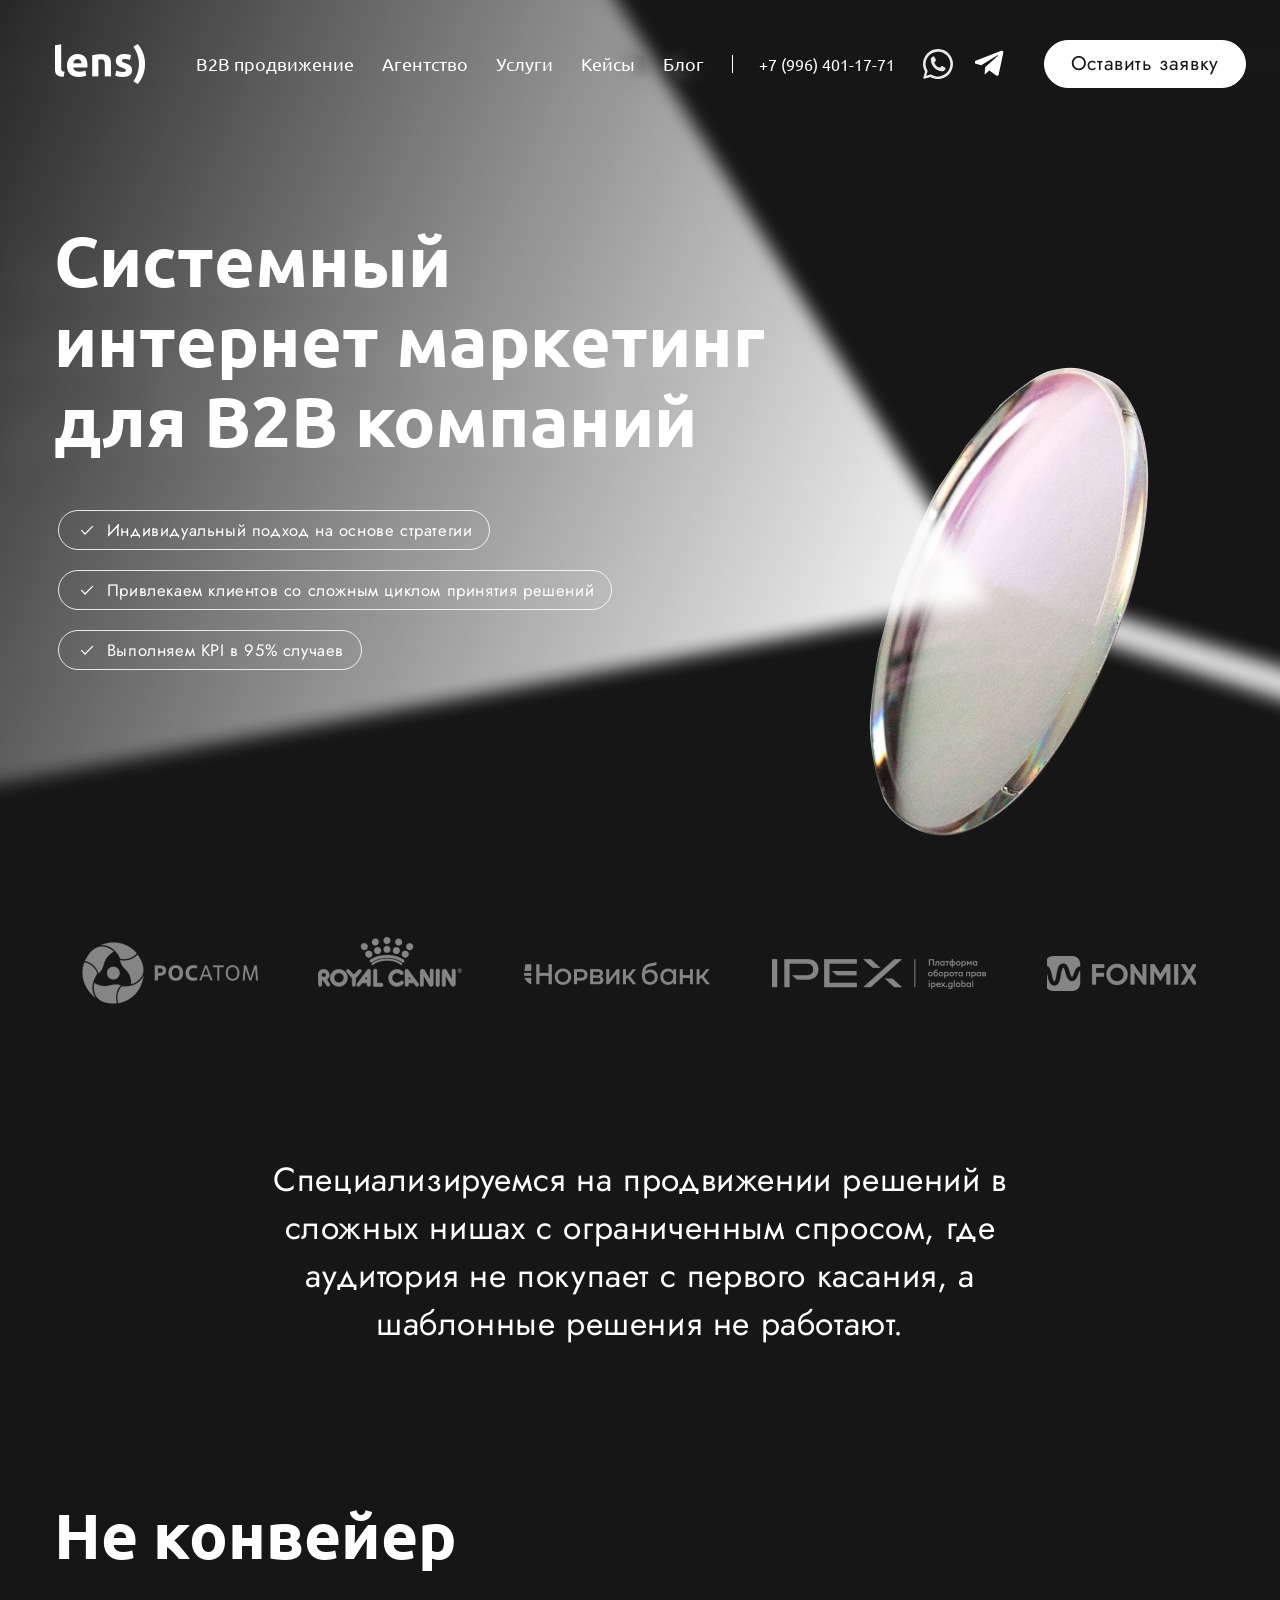
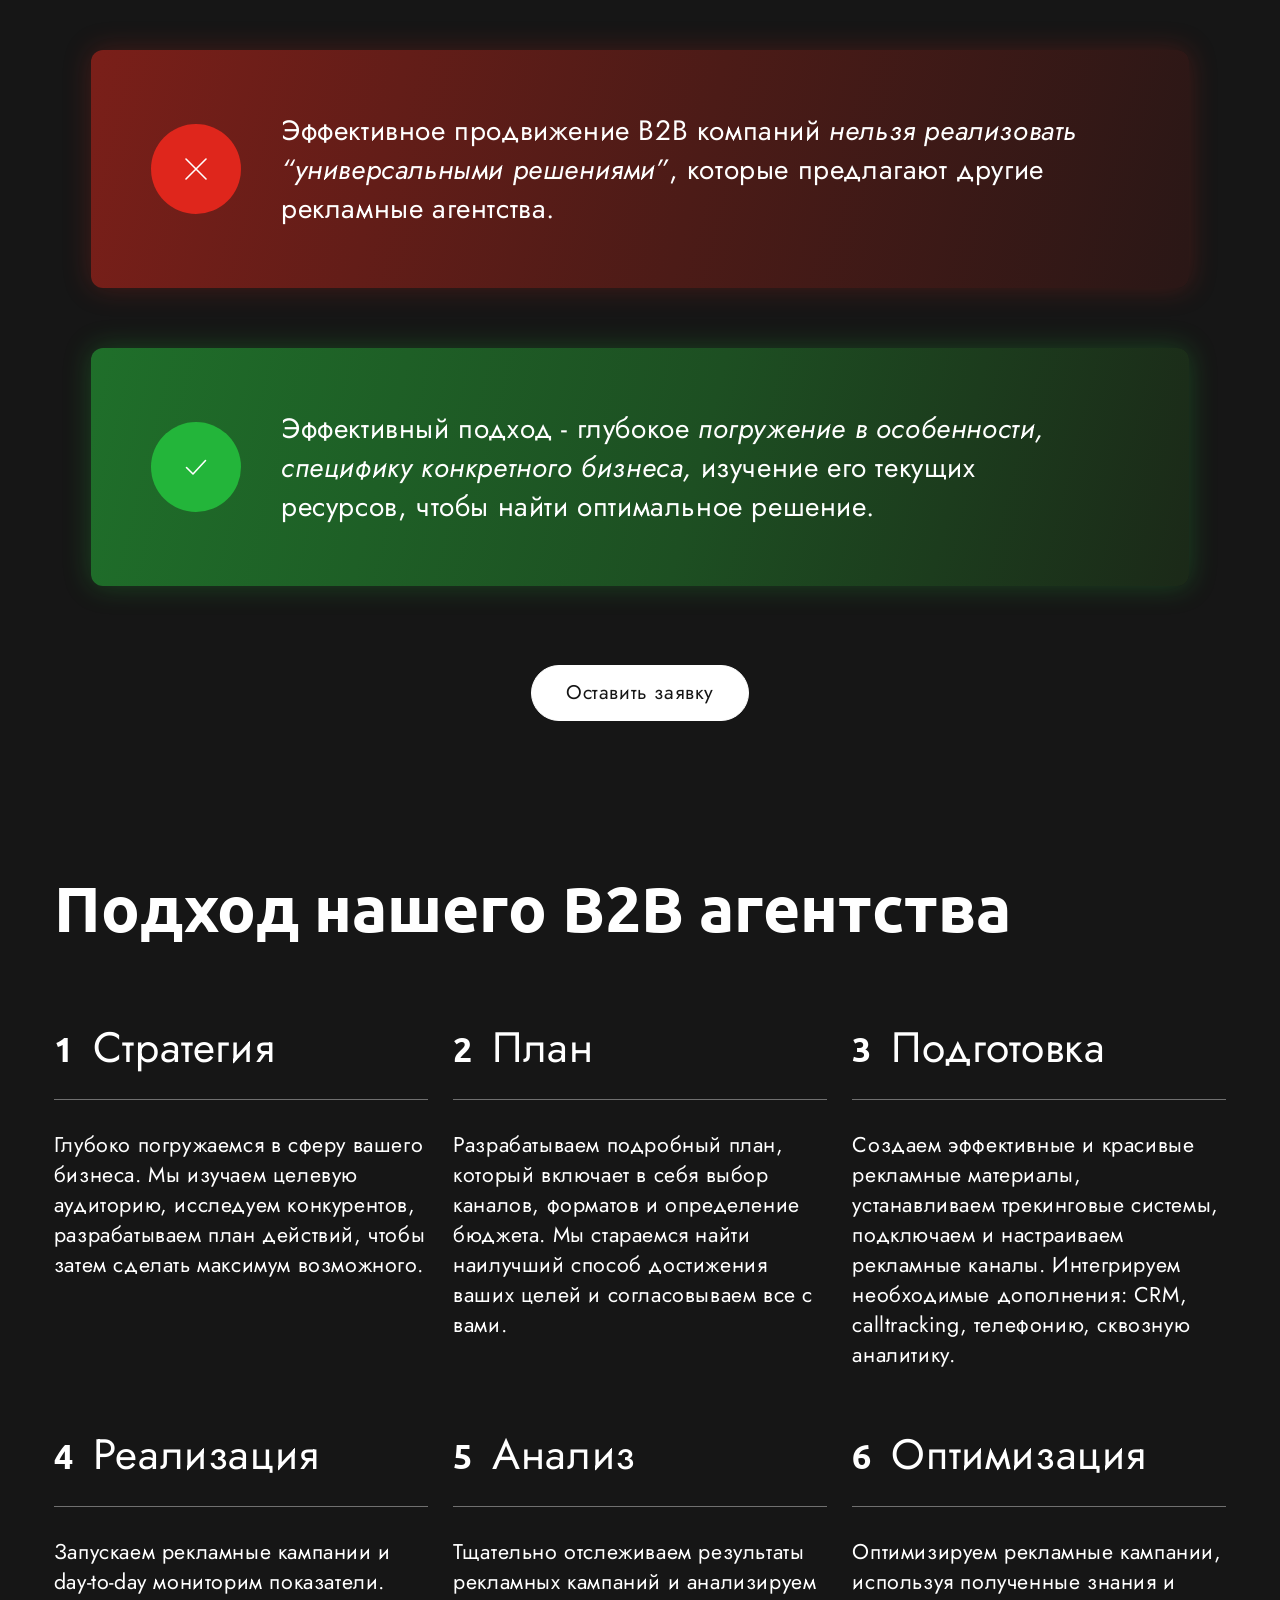
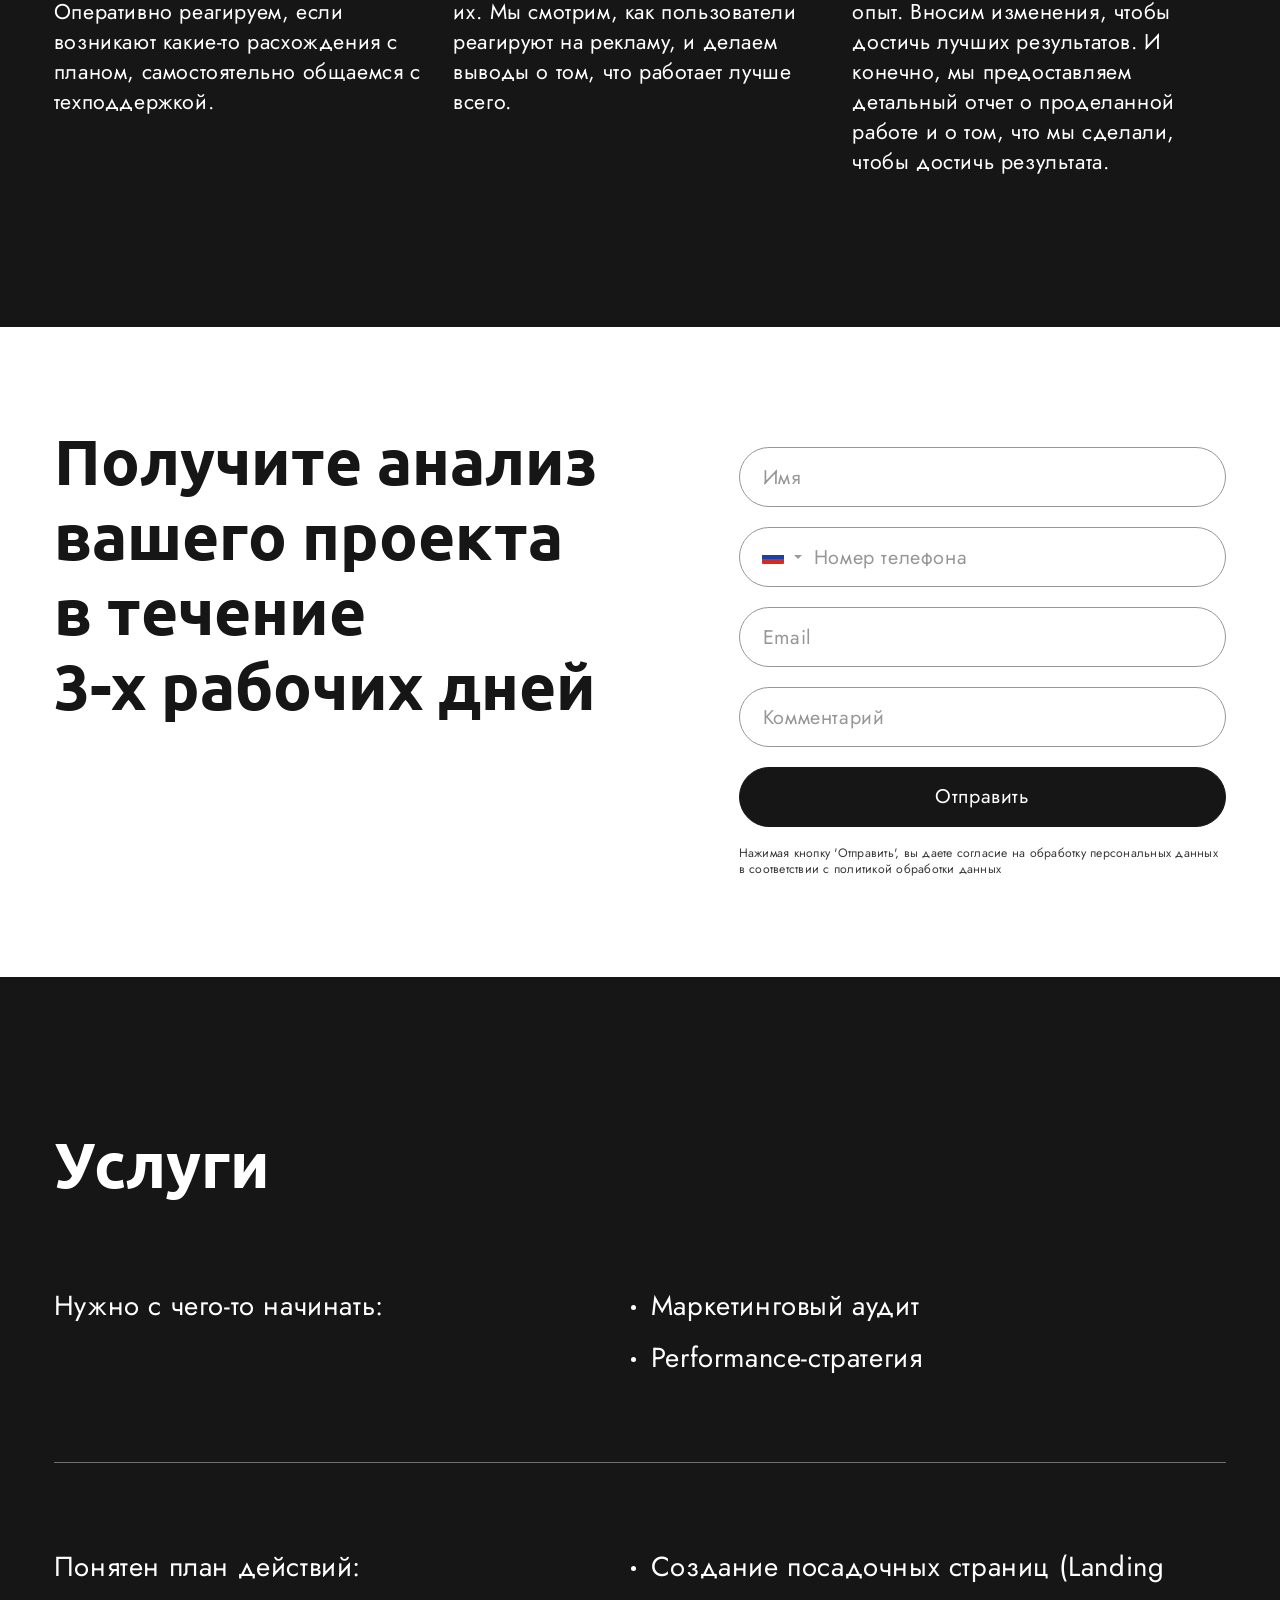
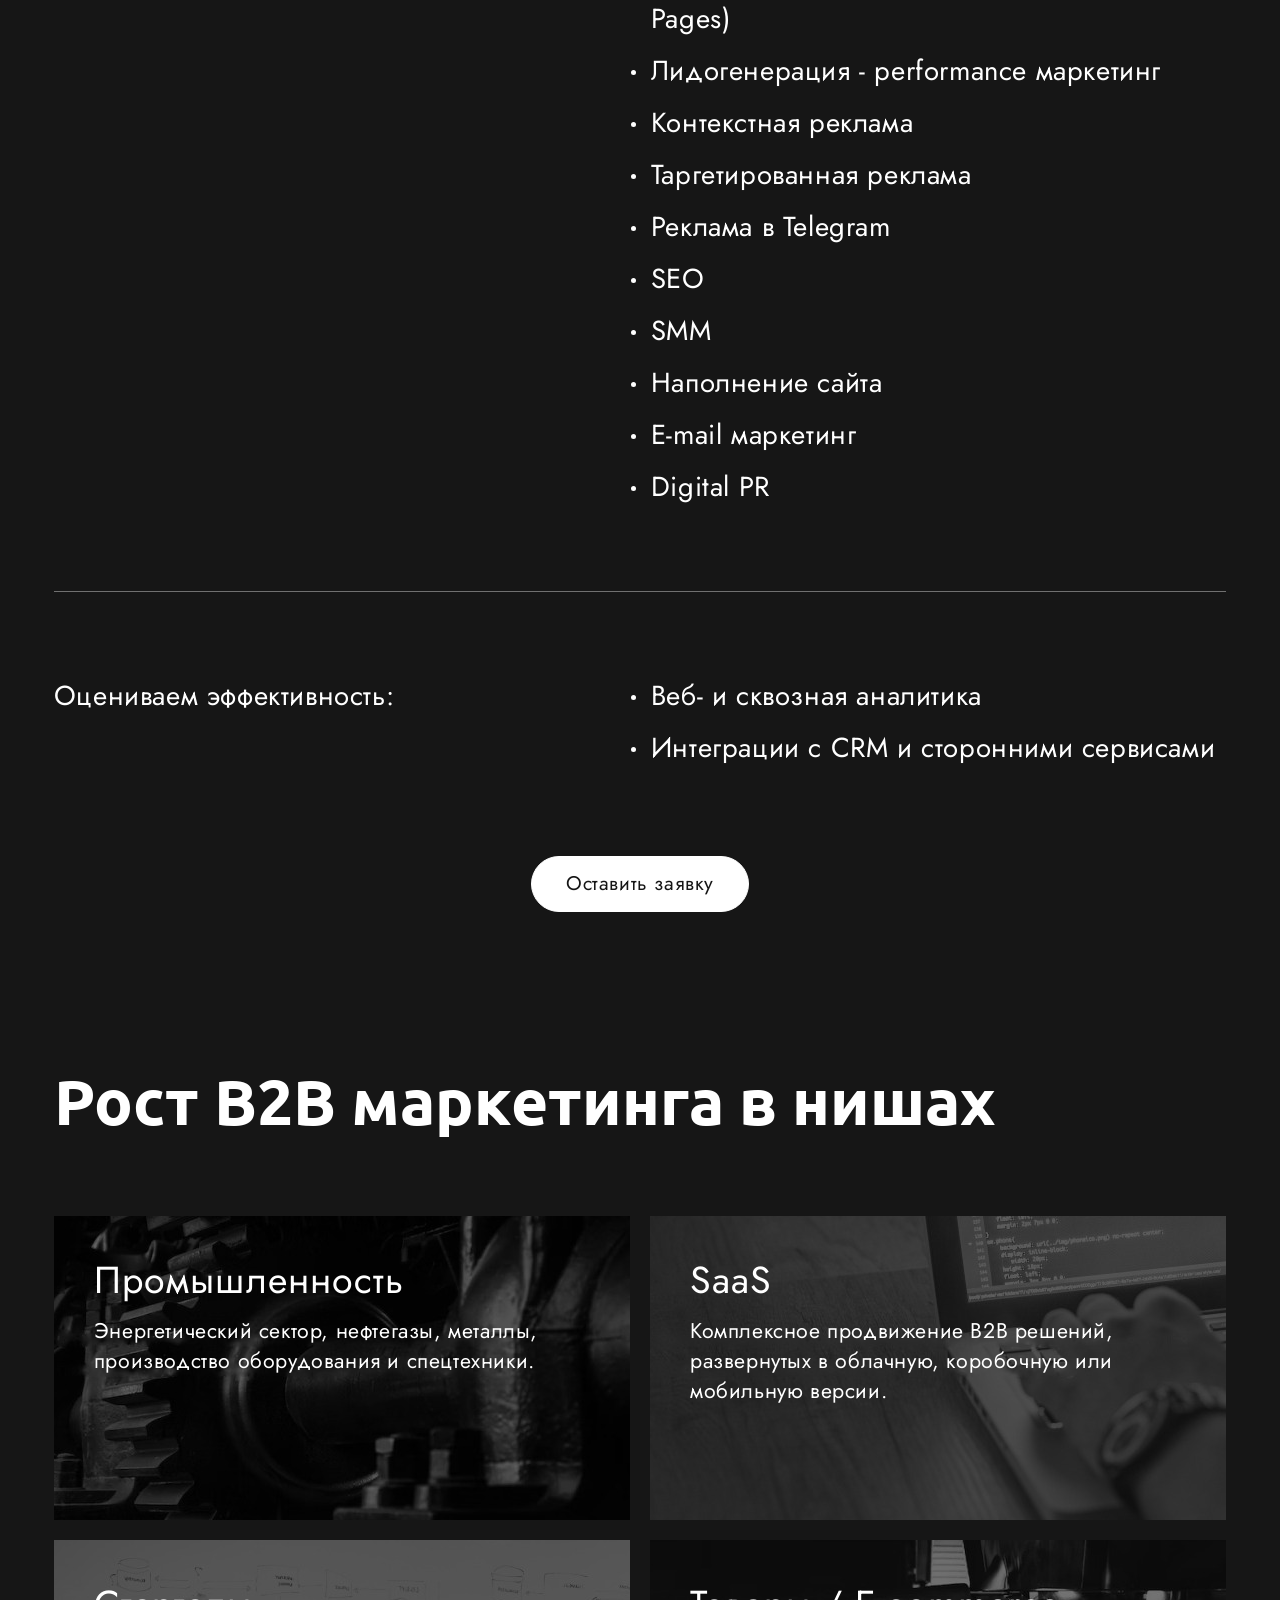
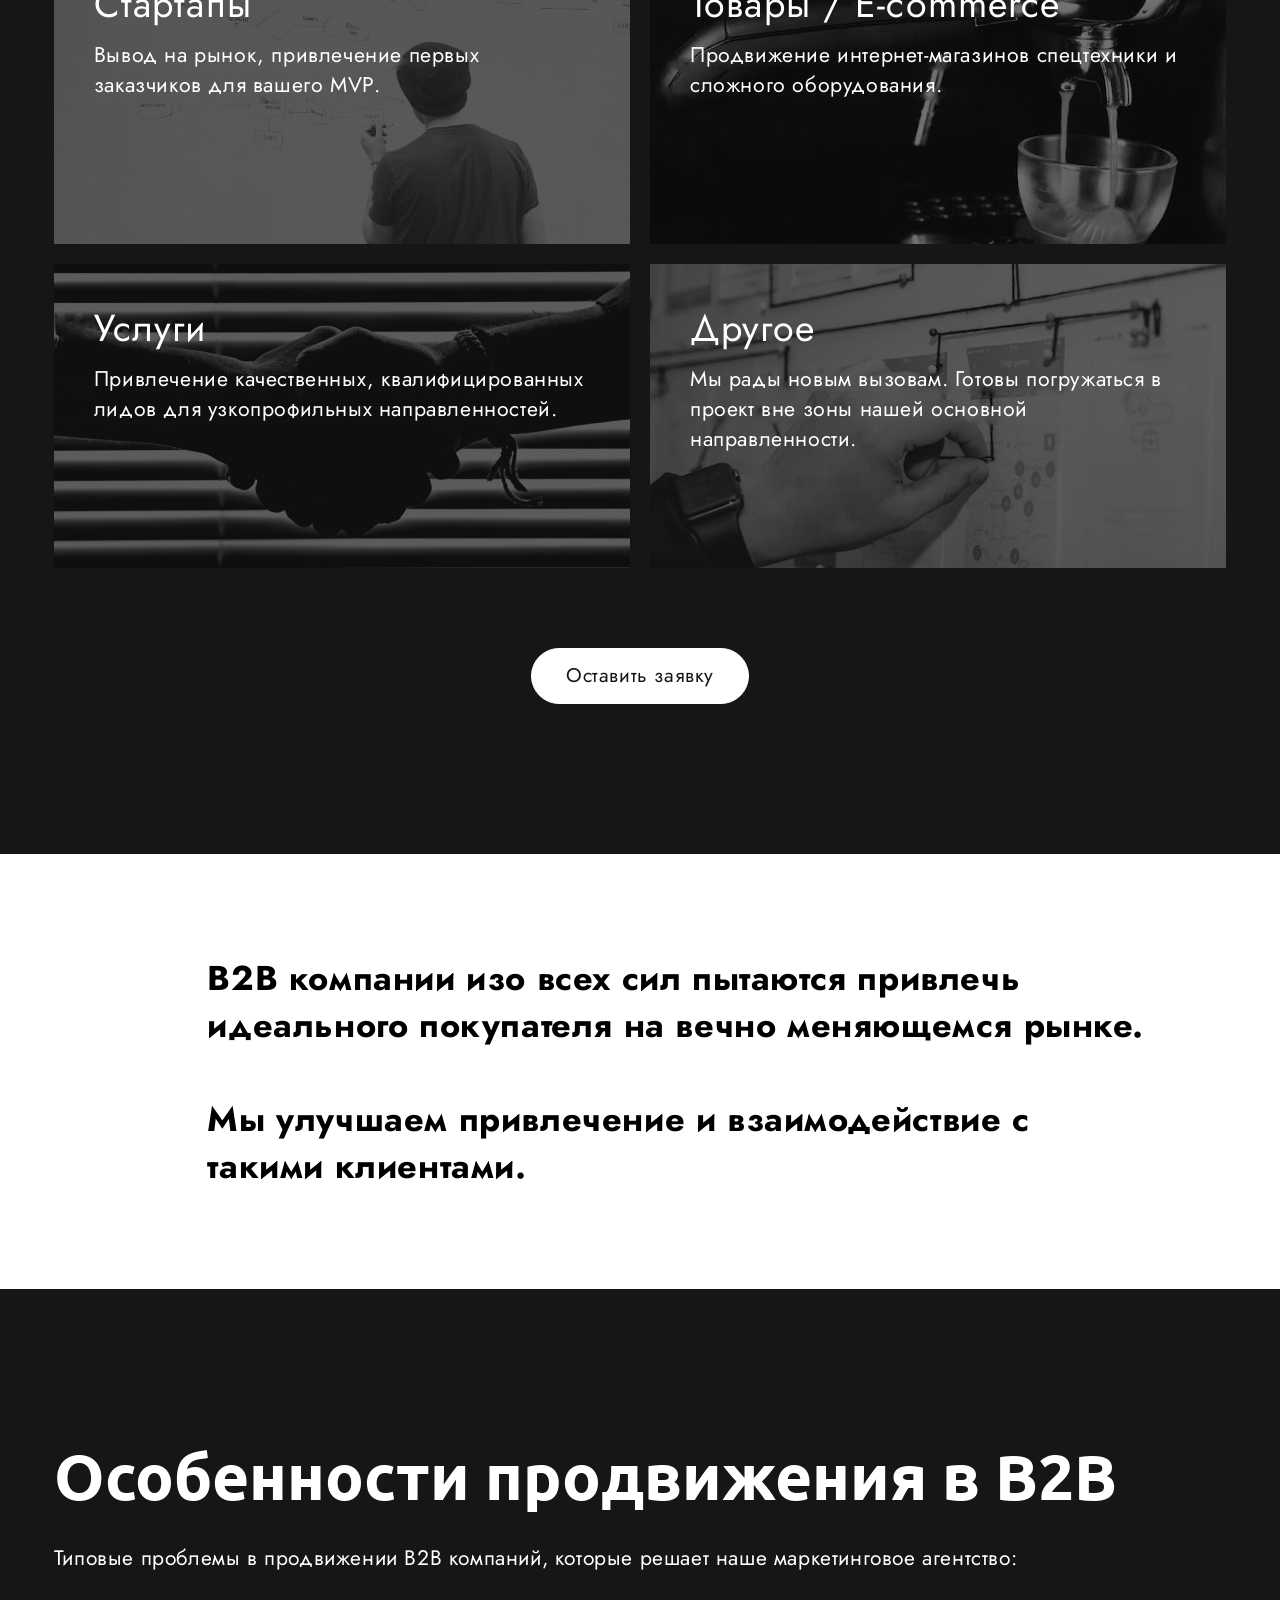
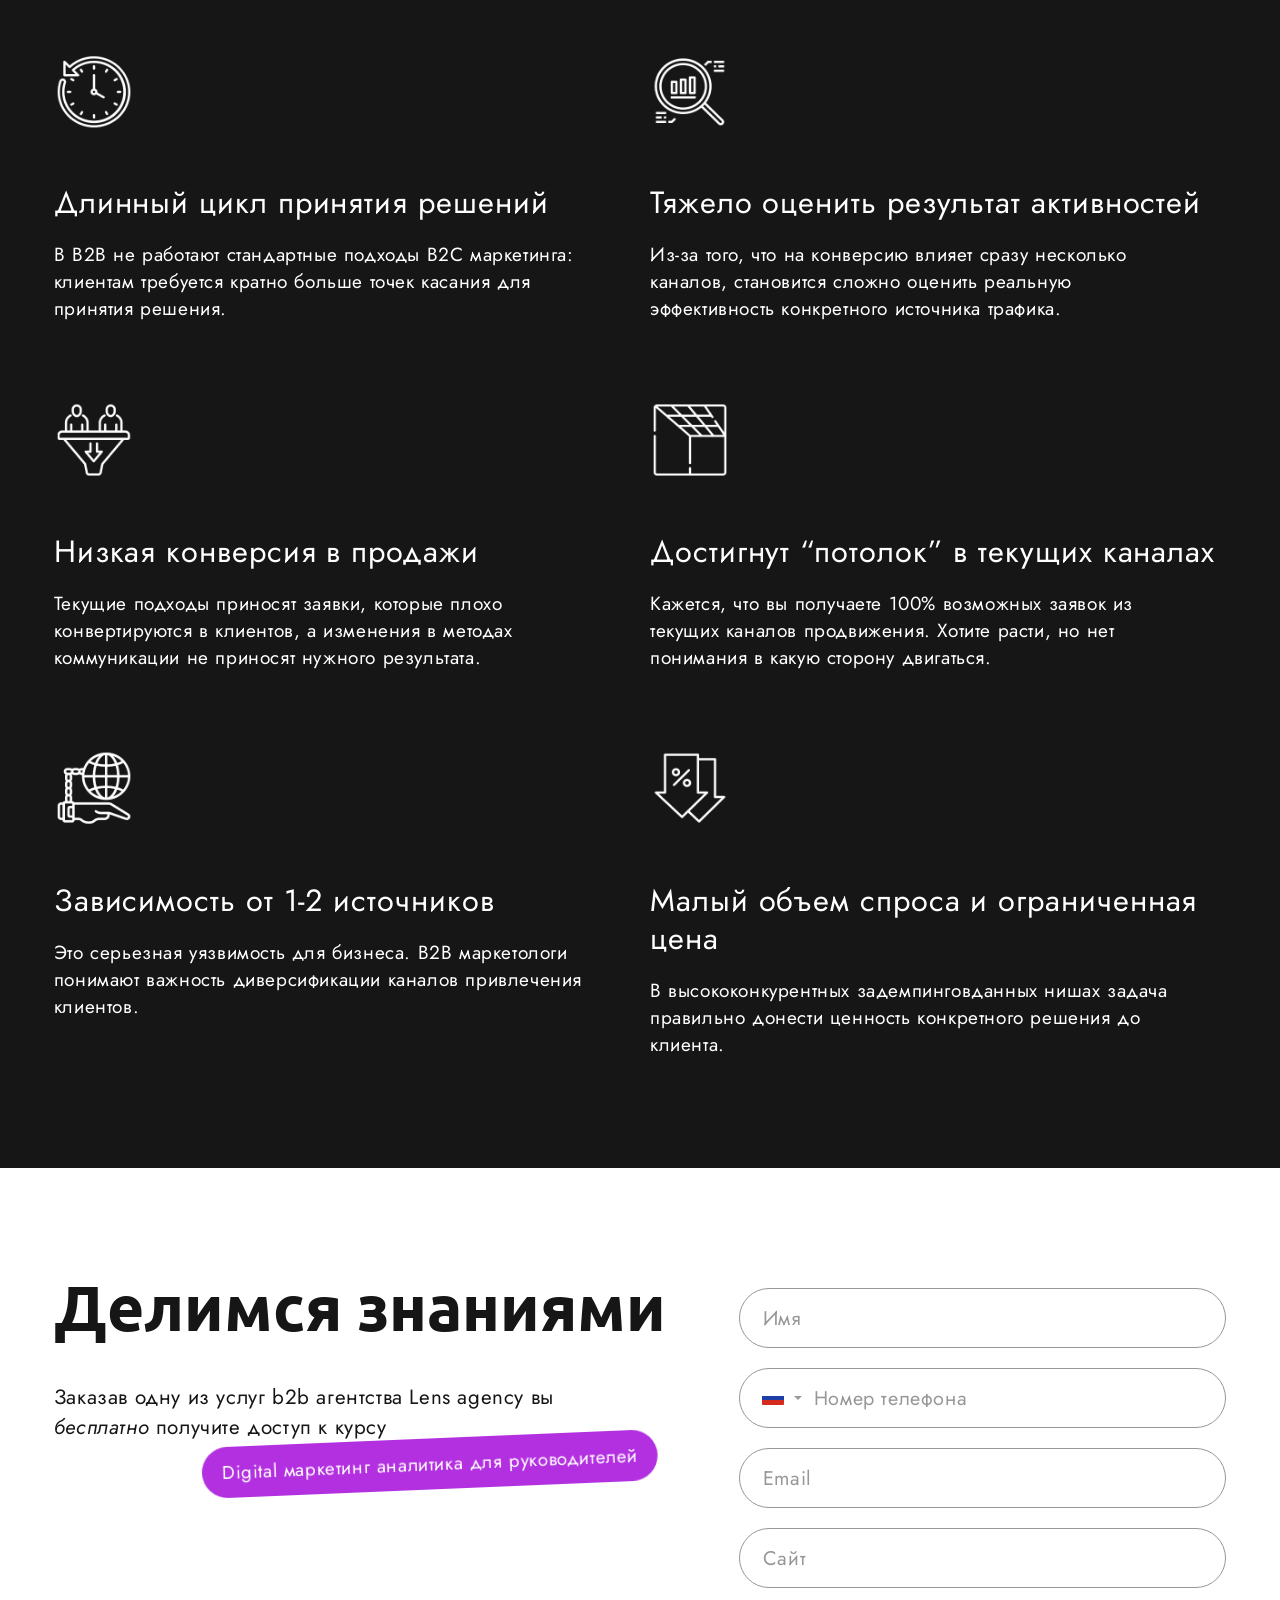
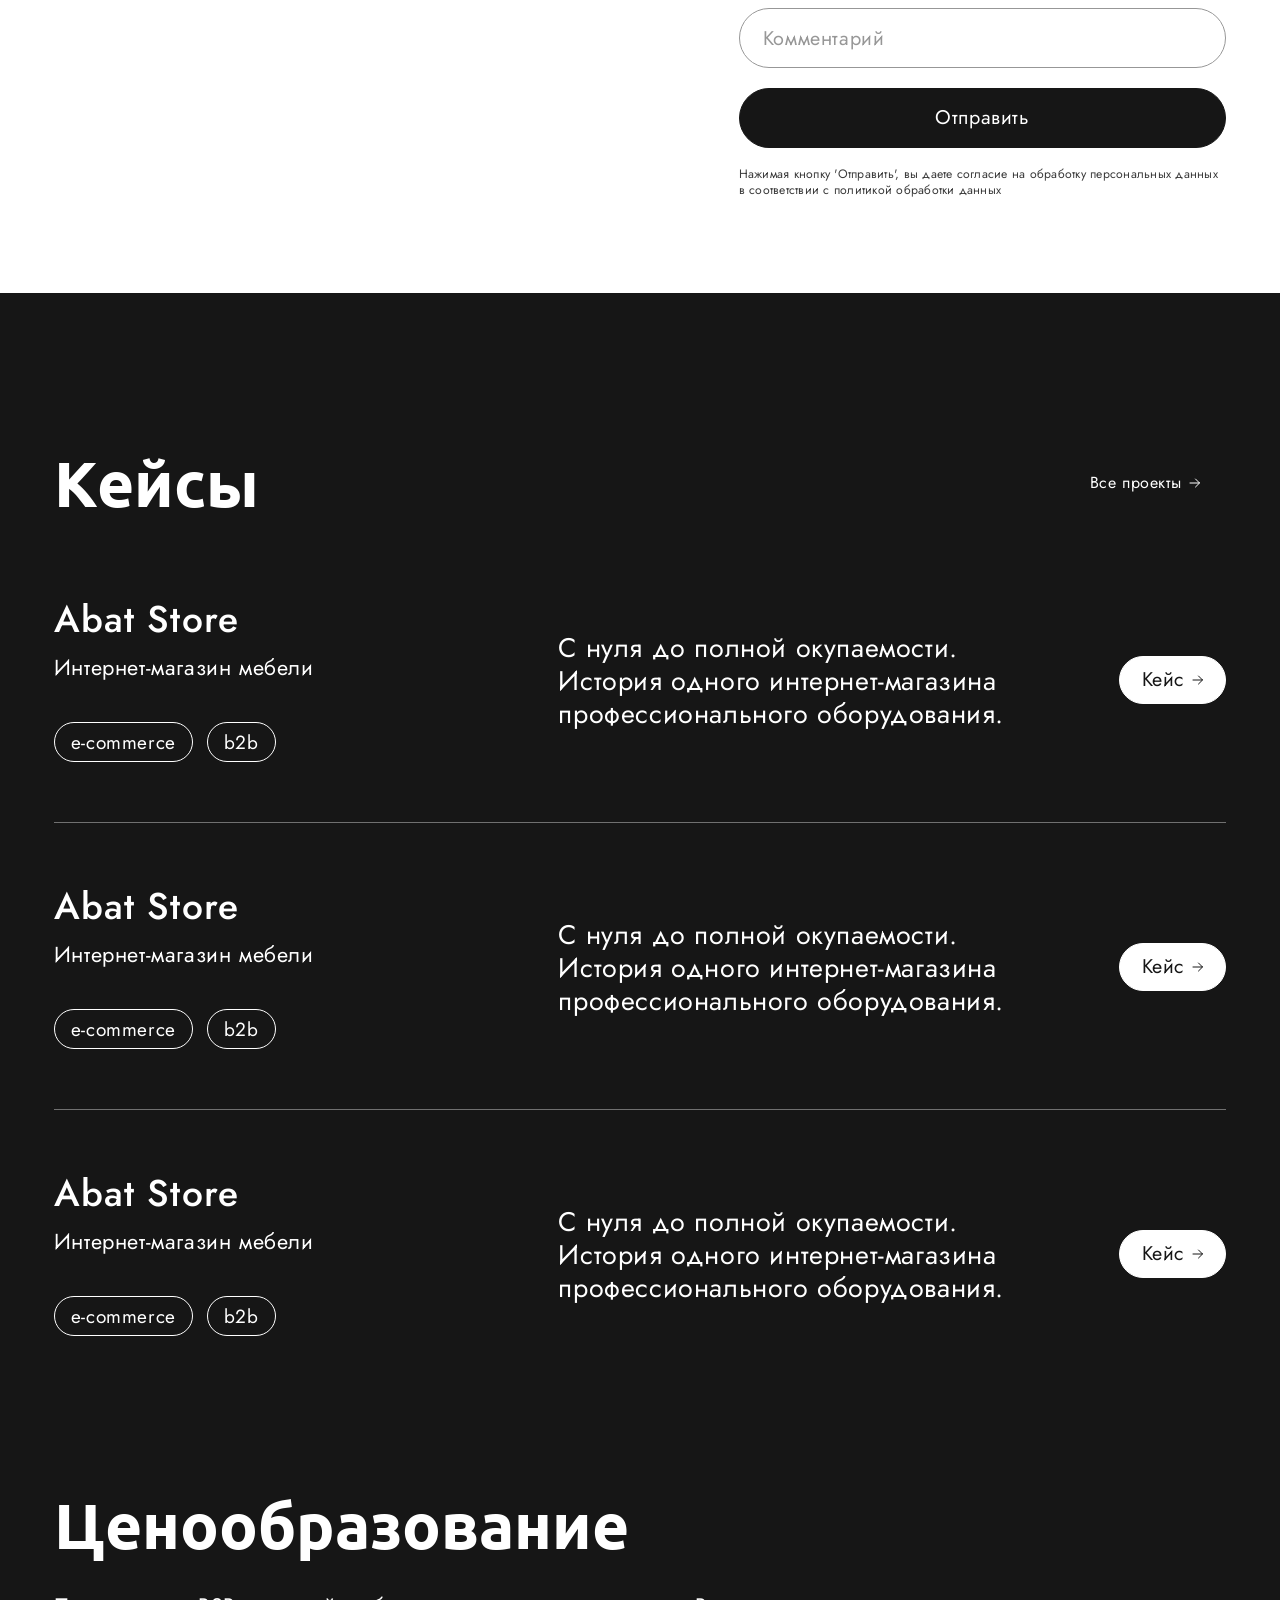
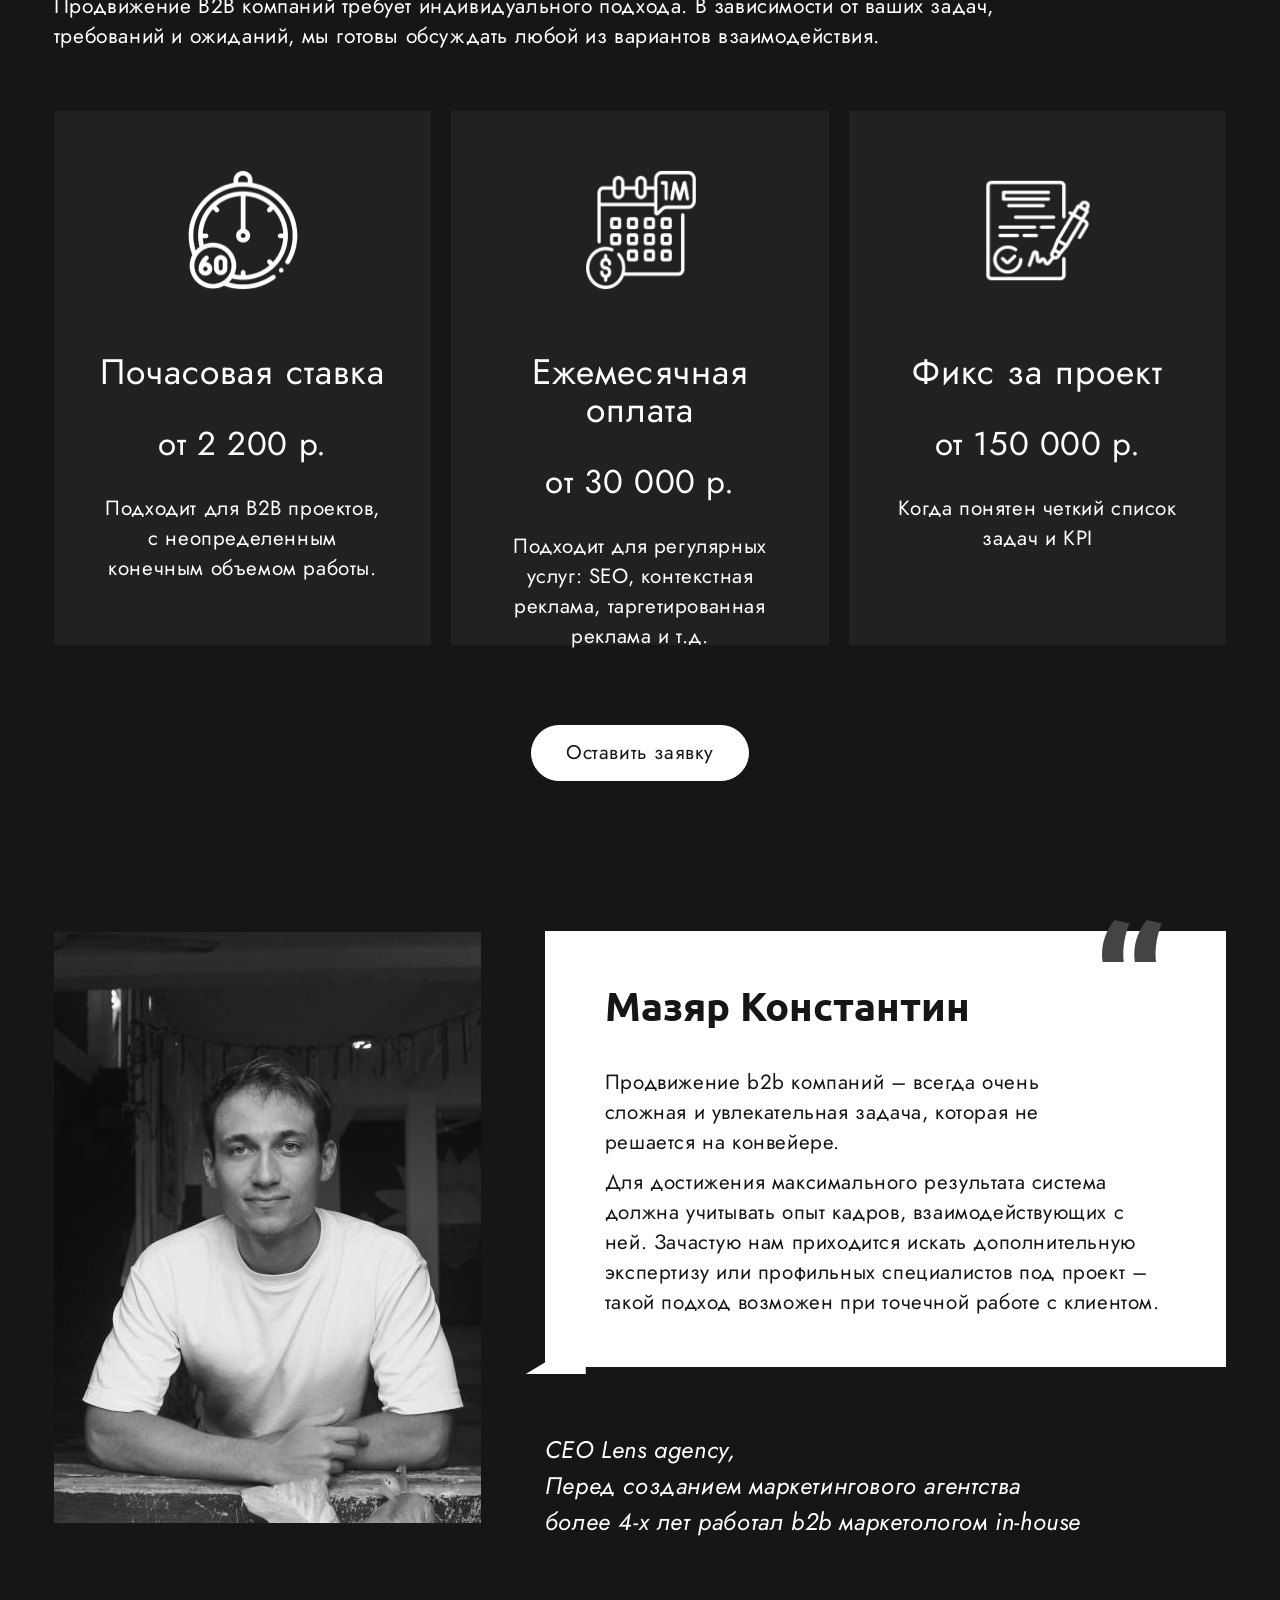
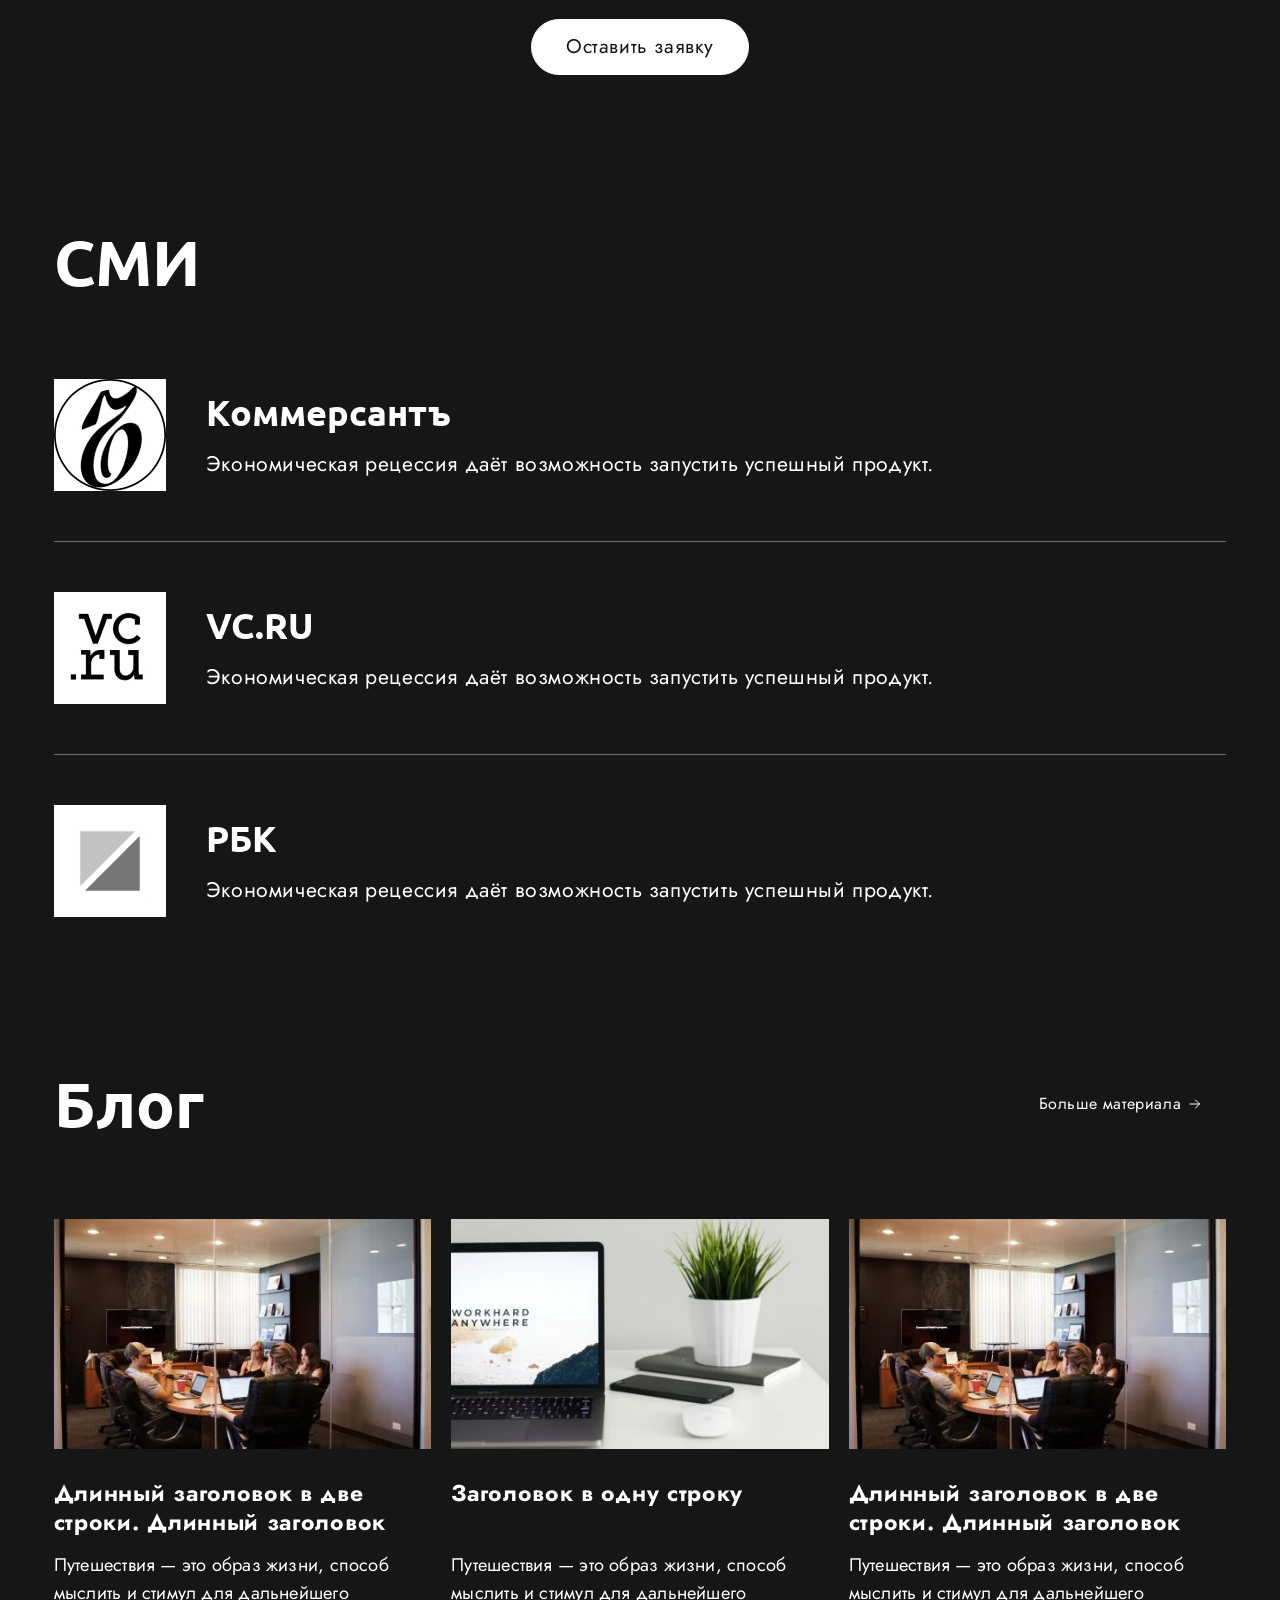
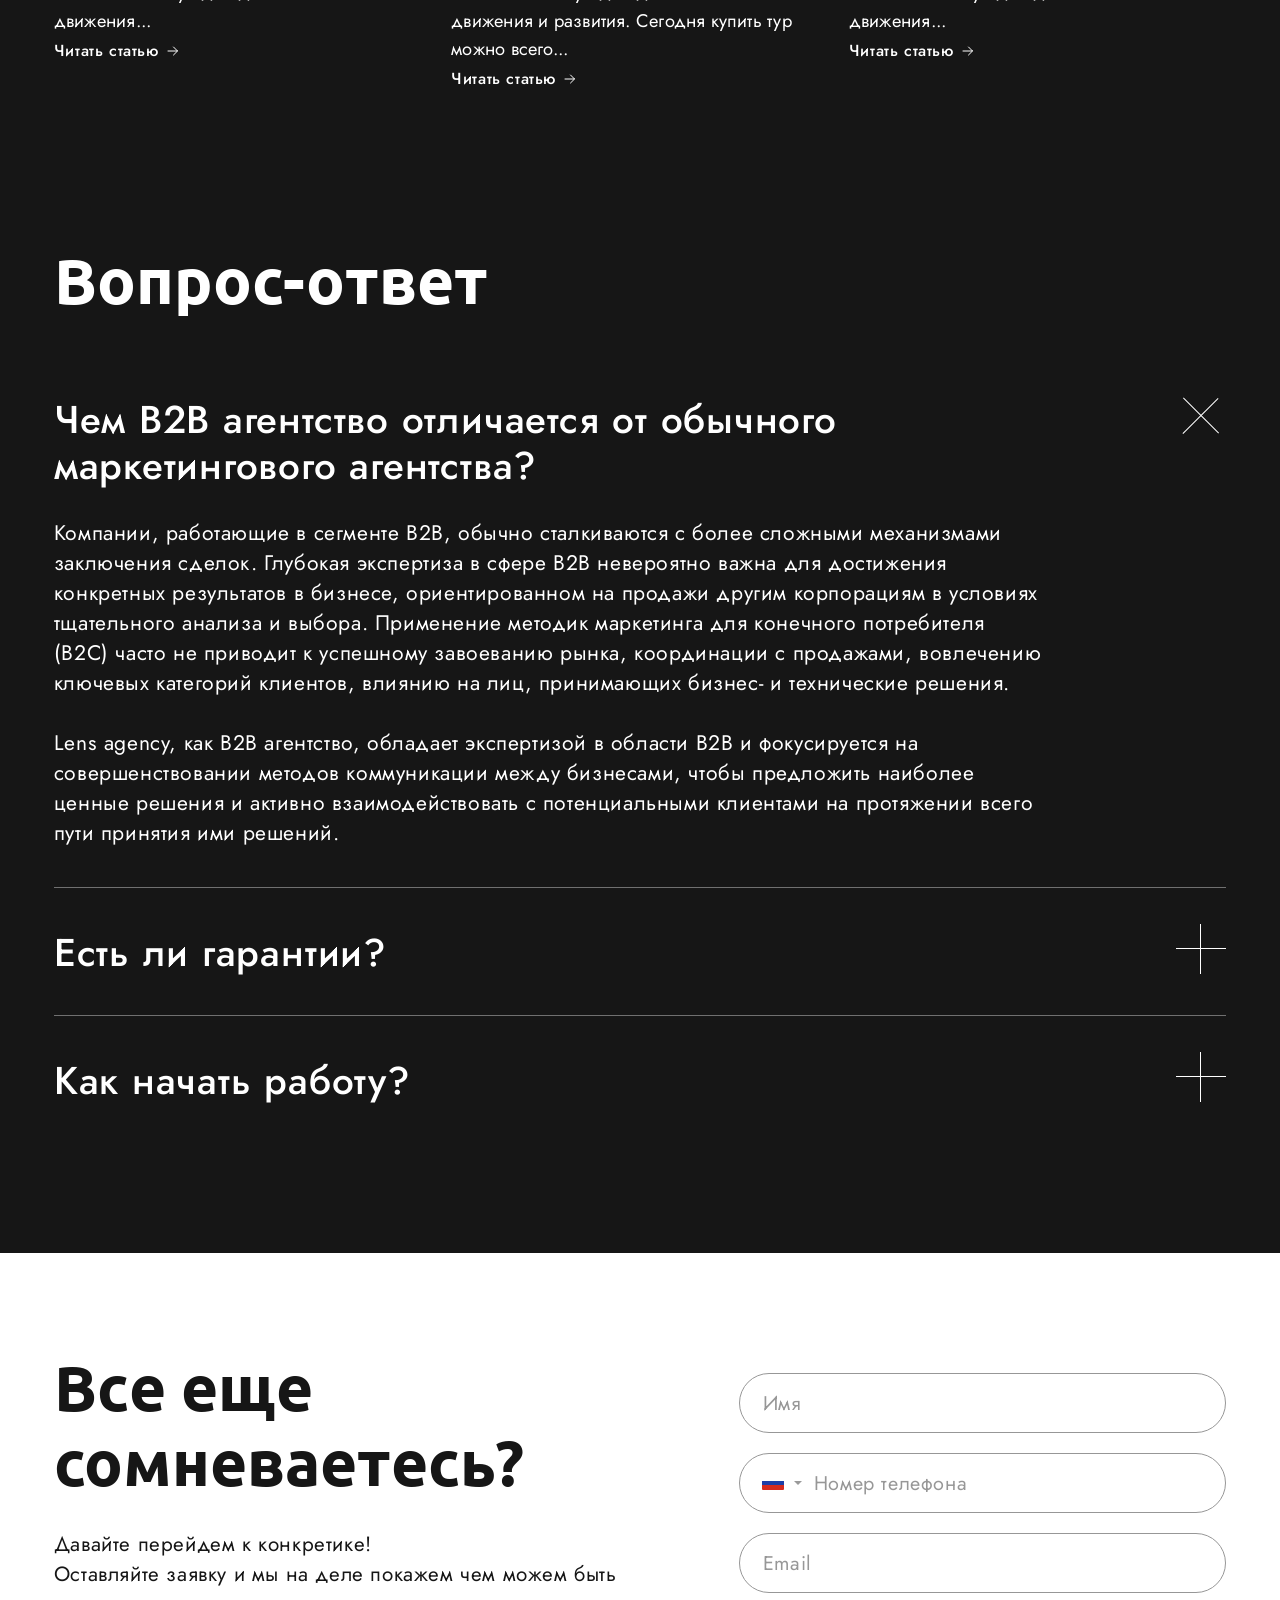
<file: index.html>
<!doctype html>
<html lang="ru">
<head>
<meta charset="utf-8">
<meta name="viewport" content="width=device-width,initial-scale=1">
<title>Lens agency — системный интернет-маркетинг для B2B компаний</title>
<meta name="description" content="Lens agency — маркетинговое агентство, оказывающее услуги комплексного интернет-продвижения B2B компаний.">
<meta name="theme-color" content="#161616">
<link rel="icon" href="assets/favicon.svg" type="image/svg+xml">
<link rel="preconnect" href="https://fonts.googleapis.com">
<link rel="preconnect" href="https://fonts.gstatic.com" crossorigin>
<link href="https://fonts.googleapis.com/css2?family=Jost:ital,wght@0,300;0,400;0,500;0,700;1,400&family=Ubuntu:wght@300;400;500;700&display=swap" rel="stylesheet">
<link rel="stylesheet" href="css/styles.css">
<link rel="stylesheet" href="css/pages.css">
<link rel="stylesheet" href="css/responsive.css">
</head>
<body class="home">
<header class="header header--abs" id="top">
 <div class="header__in">
  <a class="logo" href="index.html" aria-label="Lens agency"><img src="assets/img/logo.png" alt="lens)" width="92" height="42"></a>
  <nav class="nav"><a href="index.html" class="is-active">B2B продвижение</a><a href="about.html">Агентство</a><a href="index.html#services">Услуги</a><a href="index.html#cases">Кейсы</a><a href="index.html#blog">Блог</a><span class="nav__sep"></span><a class="header__phone" href="tel:+79964011771">+7 (996) 401-17-71</a></nav>
  <div class="header__soc">
   <a href="https://wa.me/79964011771" target="_blank" rel="noopener" aria-label="WhatsApp"><img class="inv" src="assets/icons/18.svg" alt=""></a>
   <a href="https://t.me/lens_agency" target="_blank" rel="noopener" aria-label="Telegram"><img src="assets/icons/18-1.svg" alt=""></a>
  </div>
  <a class="btn btn--sm" href="#lead" data-scroll>Оставить заявку</a>
  <button class="burger" aria-label="Меню" aria-expanded="false"><i></i><i></i><i></i></button>
 </div>
</header>
<div class="drawer" id="drawer" aria-hidden="true">
 <div class="drawer__bg"></div>
 <aside class="drawer__panel">
  <button class="drawer__close" aria-label="Закрыть"></button>
  <nav class="drawer__nav">
   <a href="index.html">B2B продвижение</a><a href="about.html">Агентство</a><a href="index.html#services">Услуги</a><a href="index.html#cases">Кейсы</a><a href="index.html#blog">Блог</a>
  </nav>
  <div class="drawer__bot">
   <a class="drawer__mail" href="mailto:info@lens-agency.ru">info@lens-agency.ru</a>
   <a class="drawer__phone" href="tel:+79964011771">+7 (996) 401-17-71</a>
   <div class="drawer__soc"><a href="https://wa.me/79964011771" target="_blank" rel="noopener" aria-label="WhatsApp"><img src="assets/icons/18-1.svg" style="display:none" alt=""><svg viewBox="0 0 24 24" width="24" height="24" fill="#fff"><path d="M12 2a10 10 0 0 0-8.6 15.1L2 22l5-1.3A10 10 0 1 0 12 2zm5.2 14.1c-.2.6-1.3 1.2-1.8 1.2-.5.1-1.1.1-3.6-.9-3-1.3-4.9-4.3-5-4.5-.1-.2-1.2-1.6-1.2-3s.8-2.1 1-2.4c.3-.3.6-.3.8-.3h.6c.2 0 .4 0 .6.5l.9 2.2c.1.2.1.4 0 .6l-.4.6-.4.5c-.1.2-.3.3-.1.6.2.3.8 1.4 1.8 2.2 1.2 1 2.2 1.4 2.5 1.5.3.1.5.1.6-.1l.9-1.1c.2-.3.4-.2.6-.1l2 1c.3.1.5.2.5.3.1.2.1.8-.1 1.3z"/></svg></a><a href="https://t.me/lens_agency" target="_blank" rel="noopener" aria-label="Telegram"><img src="assets/icons/18-1.svg" alt=""></a></div>
  </div>
 </aside>
</div>
<main>
<section class="hero">
 <div class="wrap hero__in">
  <h1 class="rv">Системный интернет маркетинг для B2B компаний</h1>
  <div class="chips">
   <span class="chip rv" style="--d:.15s"><svg viewBox="0 0 16 16" fill="none"><path d="M2.5 8.4l3.6 3.6L13.5 4.4" stroke="#fff" stroke-width="1.2" stroke-linecap="round" stroke-linejoin="round"/></svg>Индивидуальный подход на основе стратегии</span>
   <span class="chip rv" style="--d:.25s"><svg viewBox="0 0 16 16" fill="none"><path d="M2.5 8.4l3.6 3.6L13.5 4.4" stroke="#fff" stroke-width="1.2" stroke-linecap="round" stroke-linejoin="round"/></svg>Привлекаем клиентов со сложным циклом принятия решений</span>
   <span class="chip rv" style="--d:.35s"><svg viewBox="0 0 16 16" fill="none"><path d="M2.5 8.4l3.6 3.6L13.5 4.4" stroke="#fff" stroke-width="1.2" stroke-linecap="round" stroke-linejoin="round"/></svg>Выполняем KPI в 95% случаев</span>
  </div>
 </div>
</section>
<div class="clients rv">
 <img src="assets/img/client-rosatom.png" width="185" height="90" alt="Росатом">
 <img src="assets/img/client-royalcanin.png" width="152" height="90" alt="Royal Canin">
 <img src="assets/img/client-norvik.png" width="197" height="90" alt="Норвик банк">
 <img src="assets/img/client-ipex.png" width="225" height="90" alt="IPEX">
 <img src="assets/img/client-fonmix.png" width="160" height="90" alt="Fonmix">
</div>

<section class="wrap s-lead">
 <p class="lead rv">Специализируемся на продвижении решений в сложных нишах<br class="br-m"> с ограниченным спросом, где аудитория<br class="br-m"> не покупает с первого касания,<br class="br-m"> а шаблонные решения не работают.</p>
</section>

<section class="wrap noconv">
 <h2 class="rv">Не конвейер</h2>
 <div class="cmp cmp--bad rv"><span class="cmp__ic"><svg viewBox="0 0 26 26" fill="none"><path d="M3 3l20 20M23 3L3 23" stroke="#fff" stroke-width="1.6" stroke-linecap="round"/></svg></span><p>Эффективное продвижение B2B компаний <em>нельзя реализовать “универсальными решениями”</em>, которые предлагают другие рекламные агентства.</p></div>
 <div class="cmp cmp--good rv"><span class="cmp__ic"><svg viewBox="0 0 26 26" fill="none"><path d="M3.5 13.5l6.5 6.5L22.5 6.5" stroke="#fff" stroke-width="1.6" stroke-linecap="round" stroke-linejoin="round"/></svg></span><p>Эффективный подход - глубокое <em>погружение в особенности, специфику конкретного бизнеса,</em> изучение его текущих ресурсов, чтобы найти оптимальное решение.</p></div>
 <div class="center cta"><a class="btn rv" href="#lead" data-scroll>Оставить заявку</a></div>
</section>

<section class="wrap approach">
 <h2 class="rv">Подход нашего B2B агентства</h2>
 <div class="grid3">
  <div class="step rv"><div class="step__h"><b>1</b>Стратегия</div><p>Глубоко погружаемся в сферу вашего бизнеса. Мы изучаем целевую аудиторию, исследуем конкурентов, разрабатываем план действий, чтобы затем сделать максимум возможного.</p></div>
  <div class="step rv" style="--d:.1s"><div class="step__h"><b>2</b>План</div><p>Разрабатываем подробный план, который включает в себя выбор каналов, форматов и определение бюджета. Мы стараемся найти наилучший способ достижения ваших целей и согласовываем все с вами.</p></div>
  <div class="step rv" style="--d:.2s"><div class="step__h"><b>3</b>Подготовка</div><p>Создаем эффективные и красивые рекламные материалы, устанавливаем трекинговые системы, подключаем и настраиваем рекламные каналы. Интегрируем необходимые дополнения: CRM, calltracking, телефонию, сквозную аналитику.</p></div>
  <div class="step rv"><div class="step__h"><b>4</b>Реализация</div><p>Запускаем рекламные кампании и day-to-day мониторим показатели. Оперативно реагируем, если возникают какие-то расхождения с планом, самостоятельно общаемся с техподдержкой.</p></div>
  <div class="step rv" style="--d:.1s"><div class="step__h"><b>5</b>Анализ</div><p>Тщательно отслеживаем результаты рекламных кампаний и анализируем их. Мы смотрим, как пользователи реагируют на рекламу, и делаем выводы о том, что работает лучше всего.</p></div>
  <div class="step rv" style="--d:.2s"><div class="step__h"><b>6</b>Оптимизация</div><p>Оптимизируем рекламные кампании, используя полученные знания и опыт. Вносим изменения, чтобы достичь лучших результатов. И конечно, мы предоставляем детальный отчет о проделанной работе и о том, что мы сделали, чтобы достичь результата.</p></div>
 </div>
</section>

<section class="light formsec" id="lead">
 <div class="formsec__txt"><h2 class="rv">Получите анализ<br> вашего проекта<br class="b2"> в течение<br class="b3"> 3-х рабочих дней</h2></div>
 <div class="rv"><form class="form" novalidate data-form><label class="field"><input type="text" name="name" placeholder="Имя" autocomplete="name" required></label><label class="field field--tel"><span class="flag"></span><span class="caret"></span><input type="tel" name="phone" placeholder="Номер телефона" inputmode="tel" autocomplete="tel" data-tel required></label><label class="field"><input type="email" name="email" placeholder="Email" autocomplete="email"></label><label class="field"><input type="text" name="comment" placeholder="Комментарий"></label><button class="btn btn--dark" type="submit">Отправить</button><p class="note">Нажимая кнопку 'Отправить', вы даете согласие на обработку персональных данных в соответствии с <a href="privacy.html">политикой обработки данных</a></p></form></div>
</section>

<section class="wrap svc" id="services">
 <h2 class="rv">Услуги</h2>
 <div class="svc__row rv"><div>Нужно с чего-то начинать:</div><ul><li>Маркетинговый аудит</li><li>Performance-стратегия</li></ul></div>
 <div class="svc__row rv"><div>Понятен план действий:</div><ul><li>Создание посадочных страниц (Landing Pages)</li><li>Лидогенерация - performance маркетинг</li><li>Контекстная реклама</li><li>Таргетированная реклама</li><li>Реклама в Telegram</li><li>SEO</li><li>SMM</li><li>Наполнение сайта</li><li>E-mail маркетинг</li><li>Digital PR</li></ul></div>
 <div class="svc__row rv"><div>Оцениваем эффективность:</div><ul><li>Веб- и сквозная аналитика</li><li>Интеграции с CRM и сторонними сервисами</li></ul></div>
 <div class="center cta"><a class="btn rv" href="#lead" data-scroll>Оставить заявку</a></div>
</section>

<section class="wrap nich">
 <h2 class="rv">Рост B2B маркетинга в нишах</h2>
 <div class="niches">
  <article class="niche rv"><img src="assets/img/niche-industry.jpg" alt="" loading="lazy"><div class="niche__t"><h3>Промышленность</h3><p>Энергетический сектор, нефтегазы, металлы, производство оборудования и спецтехники.</p></div></article>
  <article class="niche rv" style="--d:.1s"><img src="assets/img/niche-saas.jpg" alt="" loading="lazy"><div class="niche__t"><h3>SaaS</h3><p>Комплексное продвижение B2B решений, развернутых в облачную, коробочную или мобильную версии.</p></div></article>
  <article class="niche rv"><img src="assets/img/niche-startup.jpg" alt="" loading="lazy"><div class="niche__t"><h3>Стартапы</h3><p>Вывод на рынок, привлечение первых заказчиков для вашего MVP.</p></div></article>
  <article class="niche rv" style="--d:.1s"><img src="assets/img/niche-ecommerce.jpg" alt="" loading="lazy"><div class="niche__t"><h3>Товары / E-commerce</h3><p>Продвижение интернет-магазинов спецтехники и сложного оборудования.</p></div></article>
  <article class="niche rv"><img src="assets/img/niche-services.jpg" alt="" loading="lazy"><div class="niche__t"><h3>Услуги</h3><p>Привлечение качественных, квалифицированных лидов для узкопрофильных направленностей.</p></div></article>
  <article class="niche rv" style="--d:.1s"><img src="assets/img/niche-other.jpg" alt="" loading="lazy"><div class="niche__t"><h3>Другое</h3><p>Мы рады новым вызовам. Готовы погружаться в проект вне зоны нашей основной направленности.</p></div></article>
 </div>
 <div class="center cta"><a class="btn rv" href="#lead" data-scroll>Оставить заявку</a></div>
</section>

<section class="statement">
 <div class="wrap"><p class="rv">B2B компании изо всех сил пытаются привлечь идеального покупателя на вечно меняющемся рынке.</p><p class="rv">Мы улучшаем привлечение и взаимодействие с такими клиентами.</p></div>
</section>

<section class="wrap feats">
 <h2 class="rv">Особенности продвижения в B2B</h2>
 <p class="feats__sub rv">Типовые проблемы в продвижении B2B компаний, которые решает наше маркетинговое агентство:</p>
 <div class="feat">
  <div class="feat__i rv"><img src="assets/img/f-clock.png" alt=""><h3>Длинный цикл принятия решений</h3><p>В B2B не работают стандартные подходы B2C маркетинга: клиентам требуется кратно больше точек касания для принятия решения.</p></div>
  <div class="feat__i rv" style="--d:.1s"><img src="assets/img/f-search.png" alt=""><h3>Тяжело оценить результат активностей</h3><p>Из-за того, что на конверсию влияет сразу несколько каналов, становится сложно оценить реальную эффективность конкретного источника трафика.</p></div>
  <div class="feat__i rv"><img src="assets/img/f-funnel.png" alt=""><h3>Низкая конверсия в продажи</h3><p>Текущие подходы приносят заявки, которые плохо конвертируются в клиентов, а изменения в методах коммуникации не приносят нужного результата.</p></div>
  <div class="feat__i rv" style="--d:.1s"><img src="assets/img/f-ceiling.png" alt=""><h3>Достигнут “потолок” в текущих каналах</h3><p>Кажется, что вы получаете 100% возможных заявок из текущих каналов продвижения. Хотите расти, но нет понимания в какую сторону двигаться.</p></div>
  <div class="feat__i rv"><img src="assets/img/f-globe.png" alt=""><h3>Зависимость от 1-2 источников</h3><p>Это серьезная уязвимость для бизнеса. B2B маркетологи понимают важность диверсификации каналов привлечения клиентов.</p></div>
  <div class="feat__i rv" style="--d:.1s"><img src="assets/img/f-discount.png" alt=""><h3>Малый объем спроса и ограниченная цена</h3><p>В высококонкурентных задемпинговданных нишах задача правильно донести ценность конкретного решения до клиента.</p></div>
 </div>
</section>

<section class="light formsec formsec--share">
 <div class="formsec__txt"><h2 class="rv">Делимся знаниями</h2><p class="rv">Заказав одну из услуг b2b агентства Lens agency вы <em>бесплатно</em> получите доступ к курсу</p><span class="tag">Digital маркетинг аналитика для руководителей</span></div>
 <div class="rv"><form class="form" novalidate data-form><label class="field"><input type="text" name="name" placeholder="Имя" autocomplete="name" required></label><label class="field field--tel"><span class="flag"></span><span class="caret"></span><input type="tel" name="phone" placeholder="Номер телефона" inputmode="tel" autocomplete="tel" data-tel required></label><label class="field"><input type="email" name="email" placeholder="Email" autocomplete="email"></label><label class="field"><input type="text" name="site" placeholder="Сайт" autocomplete="url"></label><label class="field"><input type="text" name="comment" placeholder="Комментарий"></label><button class="btn btn--dark" type="submit">Отправить</button><p class="note">Нажимая кнопку 'Отправить', вы даете согласие на обработку персональных данных в соответствии с <a href="privacy.html">политикой обработки данных</a></p></form></div>
</section>

<section class="wrap cases" id="cases">
 <div class="sec-head"><h2 class="rv">Кейсы</h2><a class="more rv" href="cases.html">Все проекты <svg class="arr" viewBox="0 0 12 12" fill="none"><path d="M1 6h9.5M6.5 2l4 4-4 4" stroke="currentColor" stroke-width="1" stroke-linecap="round" stroke-linejoin="round"/></svg></a></div>
 <div class="case rv"><div><h3>Abat Store</h3><small>Интернет-магазин мебели</small><div class="case__tags"><span>e-commerce</span><span>b2b</span></div></div><p>С нуля до полной окупаемости. История одного интернет-магазина профессионального оборудования.</p><a class="btn btn--sm" href="cases.html#case-1">Кейс <svg class="arr" viewBox="0 0 12 12" fill="none"><path d="M1 6h9.5M6.5 2l4 4-4 4" stroke="currentColor" stroke-width="1" stroke-linecap="round" stroke-linejoin="round"/></svg></a></div>
 <div class="case rv"><div><h3>Abat Store</h3><small>Интернет-магазин мебели</small><div class="case__tags"><span>e-commerce</span><span>b2b</span></div></div><p>С нуля до полной окупаемости. История одного интернет-магазина профессионального оборудования.</p><a class="btn btn--sm" href="cases.html#case-2">Кейс <svg class="arr" viewBox="0 0 12 12" fill="none"><path d="M1 6h9.5M6.5 2l4 4-4 4" stroke="currentColor" stroke-width="1" stroke-linecap="round" stroke-linejoin="round"/></svg></a></div>
 <div class="case rv"><div><h3>Abat Store</h3><small>Интернет-магазин мебели</small><div class="case__tags"><span>e-commerce</span><span>b2b</span></div></div><p>С нуля до полной окупаемости. История одного интернет-магазина профессионального оборудования.</p><a class="btn btn--sm" href="cases.html#case-1">Кейс <svg class="arr" viewBox="0 0 12 12" fill="none"><path d="M1 6h9.5M6.5 2l4 4-4 4" stroke="currentColor" stroke-width="1" stroke-linecap="round" stroke-linejoin="round"/></svg></a></div>
</section>

<section class="wrap pricing">
 <h2 class="rv">Ценообразование</h2>
 <p class="pricing__sub rv">Продвижение B2B компаний требует индивидуального подхода. В зависимости от ваших задач, требований и ожиданий, мы готовы обсуждать любой из вариантов взаимодействия.</p>
 <div class="price">
  <div class="price__c rv"><img src="assets/img/p-hour.png" alt=""><h3>Почасовая ставка</h3><div class="price__v">от 2 200 р.</div><p>Подходит для B2B проектов, с неопределенным конечным объемом работы.</p></div>
  <div class="price__c rv" style="--d:.1s"><img src="assets/img/p-month.png" alt=""><h3>Ежемесячная оплата</h3><div class="price__v">от 30 000 р.</div><p>Подходит для регулярных услуг: SEO, контекстная реклама, таргетированная реклама и т.д.</p></div>
  <div class="price__c rv" style="--d:.2s"><img src="assets/img/p-fixed.png" alt=""><h3>Фикс за проект</h3><div class="price__v">от 150 000 р.</div><p>Когда понятен четкий список задач и KPI</p></div>
 </div>
 <div class="center cta"><a class="btn rv" href="#lead" data-scroll>Оставить заявку</a></div>
</section>

<section class="wrap ceo-sec">
 <div class="ceo">
  <img class="ceo__photo rv" src="assets/img/ceo.jpg" alt="Мазяр Константин" width="427" height="592" loading="lazy">
  <div>
   <div class="ceo__bubble rv"><span class="ceo__q">“</span><h3>Мазяр Константин</h3><p>Продвижение b2b компаний – всегда очень сложная и увлекательная задача, которая не решается на конвейере.</p><p>Для достижения максимального результата система должна учитывать опыт кадров, взаимодействующих с ней. Зачастую нам приходится искать дополнительную экспертизу или профильных специалистов под проект – такой подход возможен при точечной работе с клиентом.</p></div>
   <p class="ceo__cap rv">CEO Lens agency,<br>Перед созданием маркетингового агентства<br>более 4-х лет работал b2b маркетологом in-house</p>
  </div>
 </div>
 <div class="center cta"><a class="btn rv" href="#lead" data-scroll>Оставить заявку</a></div>
</section>

<section class="wrap smi">
 <h2 class="rv">СМИ</h2>
 <div class="smi__list">
  <div class="smi__r rv"><img src="assets/img/smi-kommersant.png" alt="Коммерсантъ" loading="lazy"><div><h3>Коммерсантъ</h3><p>Экономическая рецессия даёт возможность запустить успешный продукт.</p></div></div>
  <div class="smi__r rv"><img src="assets/img/smi-vc.png" alt="VC.RU" loading="lazy"><div><h3>VC.RU</h3><p>Экономическая рецессия даёт возможность запустить успешный продукт.</p></div></div>
  <div class="smi__r rv"><img src="assets/img/smi-rbc.png" alt="РБК" loading="lazy"><div><h3>РБК</h3><p>Экономическая рецессия даёт возможность запустить успешный продукт.</p></div></div>
 </div>
</section>

<section class="wrap blog-sec" id="blog">
 <div class="sec-head"><h2 class="rv">Блог</h2><a class="more rv" href="blog.html">Больше материала <svg class="arr" viewBox="0 0 12 12" fill="none"><path d="M1 6h9.5M6.5 2l4 4-4 4" stroke="currentColor" stroke-width="1" stroke-linecap="round" stroke-linejoin="round"/></svg></a></div>
 <div class="blog">
  <article class="post rv"><div class="im"><img src="assets/img/blog-1.jpg" alt="" loading="lazy"></div><h3>Длинный заголовок в две строки. Длинный заголовок</h3><p>Путешествия — это образ жизни, способ мыслить и стимул для дальнейшего движения...</p><a class="more" href="blog.html#post-1">Читать статью <svg class="arr" viewBox="0 0 12 12" fill="none"><path d="M1 6h9.5M6.5 2l4 4-4 4" stroke="currentColor" stroke-width="1" stroke-linecap="round" stroke-linejoin="round"/></svg></a></article>
  <article class="post rv" style="--d:.1s"><div class="im"><img src="assets/img/blog-2.jpg" alt="" loading="lazy"></div><h3>Заголовок в одну строку</h3><p>Путешествия — это образ жизни, способ мыслить и стимул для дальнейшего движения и развития. Сегодня купить тур можно всего...</p><a class="more" href="blog.html#post-1">Читать статью <svg class="arr" viewBox="0 0 12 12" fill="none"><path d="M1 6h9.5M6.5 2l4 4-4 4" stroke="currentColor" stroke-width="1" stroke-linecap="round" stroke-linejoin="round"/></svg></a></article>
  <article class="post rv" style="--d:.2s"><div class="im"><img src="assets/img/blog-1.jpg" alt="" loading="lazy"></div><h3>Длинный заголовок в две строки. Длинный заголовок</h3><p>Путешествия — это образ жизни, способ мыслить и стимул для дальнейшего движения...</p><a class="more" href="blog.html#post-1">Читать статью <svg class="arr" viewBox="0 0 12 12" fill="none"><path d="M1 6h9.5M6.5 2l4 4-4 4" stroke="currentColor" stroke-width="1" stroke-linecap="round" stroke-linejoin="round"/></svg></a></article>
 </div>
</section>

<section class="wrap faq">
 <h2 class="rv">Вопрос-ответ</h2>
 <div class="faq__list">
  <div class="faq__i is-open rv"><div class="faq__q"><span>Чем B2B агентство отличается от обычного маркетингового агентства?</span><span class="faq__ic"></span></div><div class="faq__a"><div><p>Компании, работающие в сегменте B2B, обычно сталкиваются с более сложными механизмами заключения сделок. Глубокая экспертиза в сфере B2B невероятно важна для достижения конкретных результатов в бизнесе, ориентированном на продажи другим корпорациям в условиях тщательного анализа и выбора. Применение методик маркетинга для конечного потребителя (B2C) часто не приводит к успешному завоеванию рынка, координации с продажами, вовлечению ключевых категорий клиентов, влиянию на лиц, принимающих бизнес- и технические решения.</p><p>Lens agency, как B2B агентство, обладает экспертизой в области B2B и фокусируется на совершенствовании методов коммуникации между бизнесами, чтобы предложить наиболее ценные решения и активно взаимодействовать с потенциальными клиентами на протяжении всего пути принятия ими решений.</p></div></div></div>
  <div class="faq__i rv"><div class="faq__q"><span>Есть ли гарантии?</span><span class="faq__ic"></span></div><div class="faq__a"><div><p>Мы фиксируем KPI в договоре и ежемесячно отчитываемся о результатах. Гарантируем прозрачность работы, доступ к рекламным кабинетам и сквозной аналитике.</p></div></div></div>
  <div class="faq__i rv"><div class="faq__q"><span>Как начать работу?</span><span class="faq__ic"></span></div><div class="faq__a"><div><p>Оставьте заявку на сайте: в течение 3-х рабочих дней мы подготовим анализ вашего проекта, обсудим цели и предложим формат сотрудничества.</p></div></div></div>
 </div>
</section>

<section class="light formsec formsec--final">
 <div class="formsec__txt"><h2 class="rv">Все еще сомневаетесь?</h2><p class="rv">Давайте перейдем к конкретике!<br>Оставляйте заявку и мы на деле покажем чем можем быть полезны.</p></div>
 <div class="rv"><form class="form" novalidate data-form><label class="field"><input type="text" name="name" placeholder="Имя" autocomplete="name" required></label><label class="field field--tel"><span class="flag"></span><span class="caret"></span><input type="tel" name="phone" placeholder="Номер телефона" inputmode="tel" autocomplete="tel" data-tel required></label><label class="field"><input type="email" name="email" placeholder="Email" autocomplete="email"></label><label class="field"><input type="text" name="site" placeholder="Сайт" autocomplete="url"></label><label class="field"><input type="text" name="comment" placeholder="Комментарий"></label><button class="btn btn--dark" type="submit">Отправить</button><p class="note">Нажимая кнопку 'Отправить', вы даете согласие на обработку персональных данных в соответствии с <a href="privacy.html">политикой обработки данных</a></p></form></div>
</section>
</main>
<footer class="footer">
 <div class="wrap">
  <div class="footer__top">
   <div class="footer__l">
    <a class="logo" href="index.html" aria-label="Lens agency"><img src="assets/img/logo.png" alt="lens)" width="92" height="42"></a>
    <p>Lens agency - маркетинговое агентство, оказывающее услуги комплексного интернет продвижения B2B компаний</p>
    <div class="footer__nav">
     <div><b>Навигация</b><a href="index.html">B2B агентство</a><a href="index.html#cases">Кейсы</a><a href="index.html#blog">Блог</a></div>
     <div><b>Агентство</b><a href="about.html">О компании</a><a href="contacts.html">Контакты</a></div>
    </div>
   </div>
   <div class="footer__r">
    <a class="footer__mail" href="mailto:info@lens-agency.ru">info@lens-agency.ru</a>
    <a class="footer__tel" href="tel:+79964011771">+7 (996) 401-17-71</a>
    <div class="footer__soc"><a href="https://wa.me/79964011771" target="_blank" rel="noopener" aria-label="WhatsApp"><img class="inv" src="assets/icons/18.svg" alt="" style="filter:invert(1)"></a><a href="https://t.me/lens_agency" target="_blank" rel="noopener" aria-label="Telegram"><img src="assets/icons/18-1.svg" alt=""></a></div>
   </div>
  </div>
  <div class="footer__bot"><span>© Lens Agency, 2023</span><a href="privacy.html">Политика конфиденциальности</a></div>
 </div>
</footer>
<script src="js/main.js"></script>
</body>
</html>
</file>
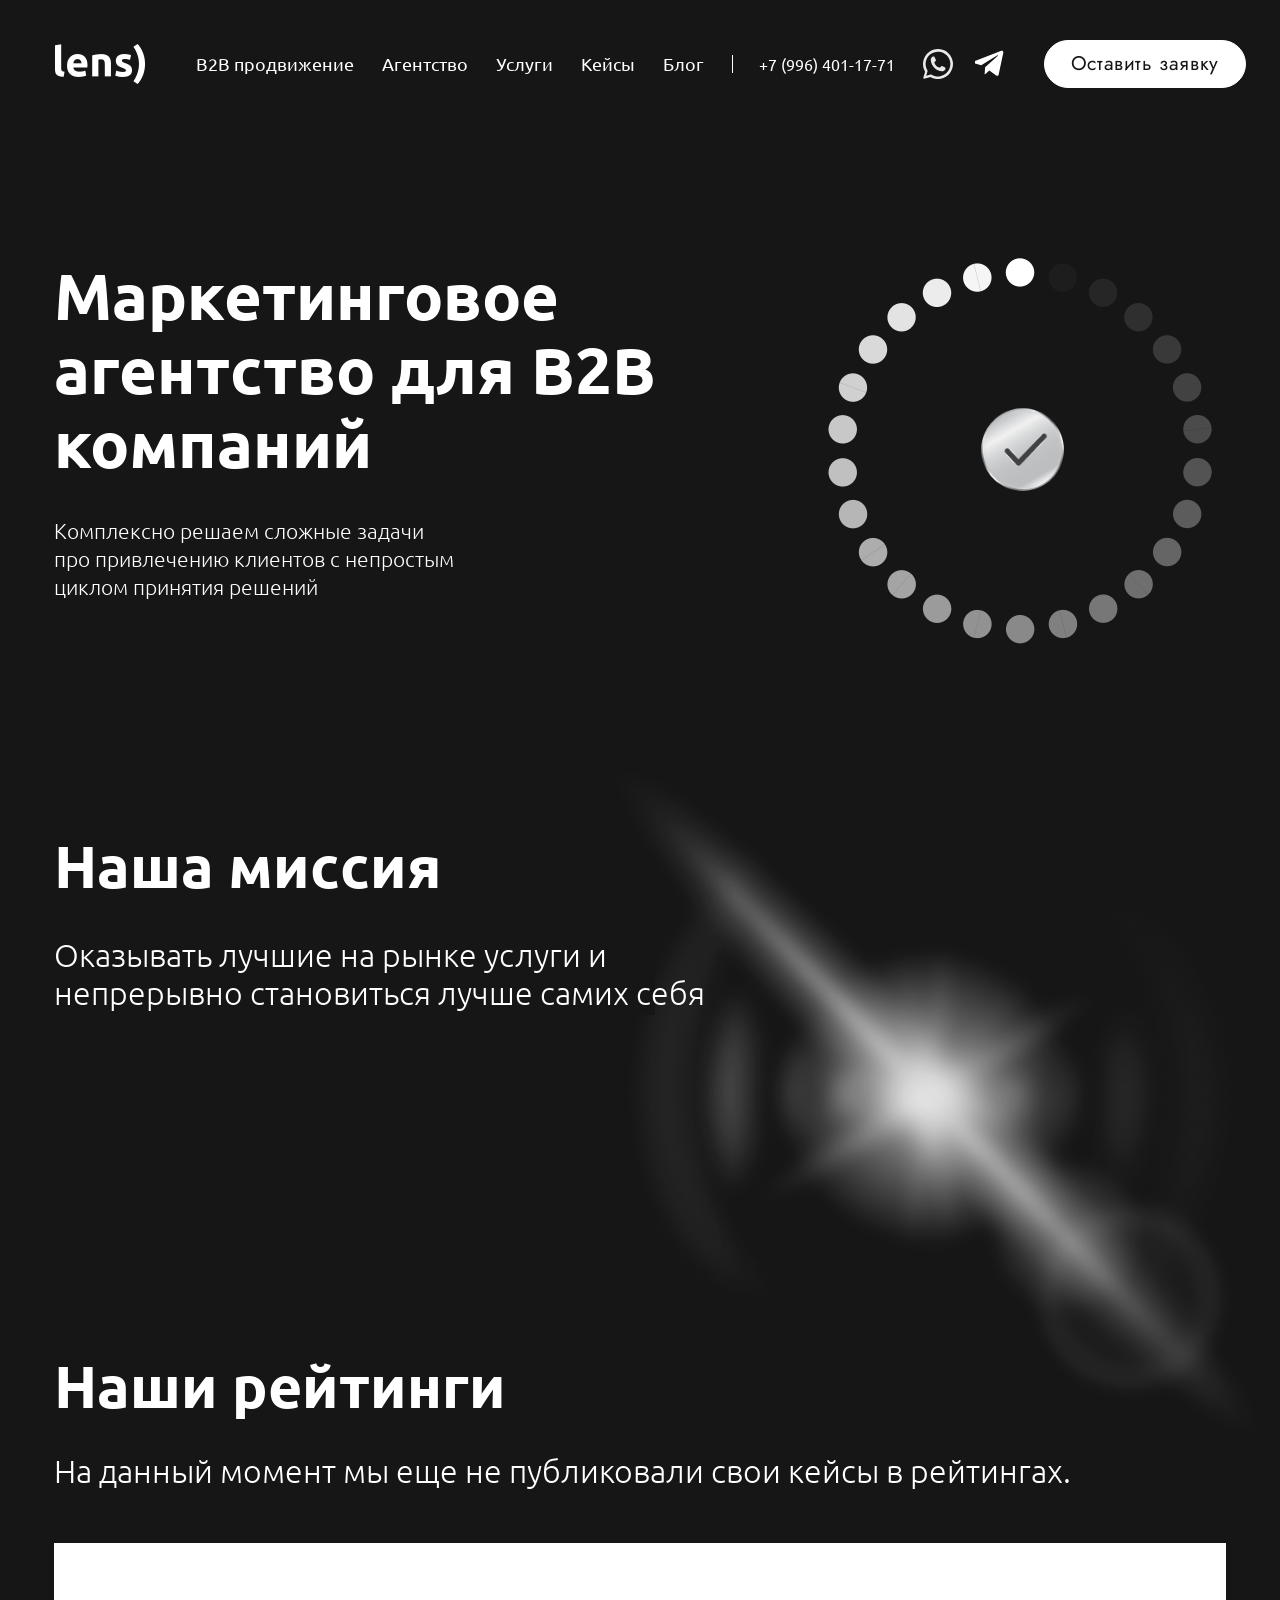
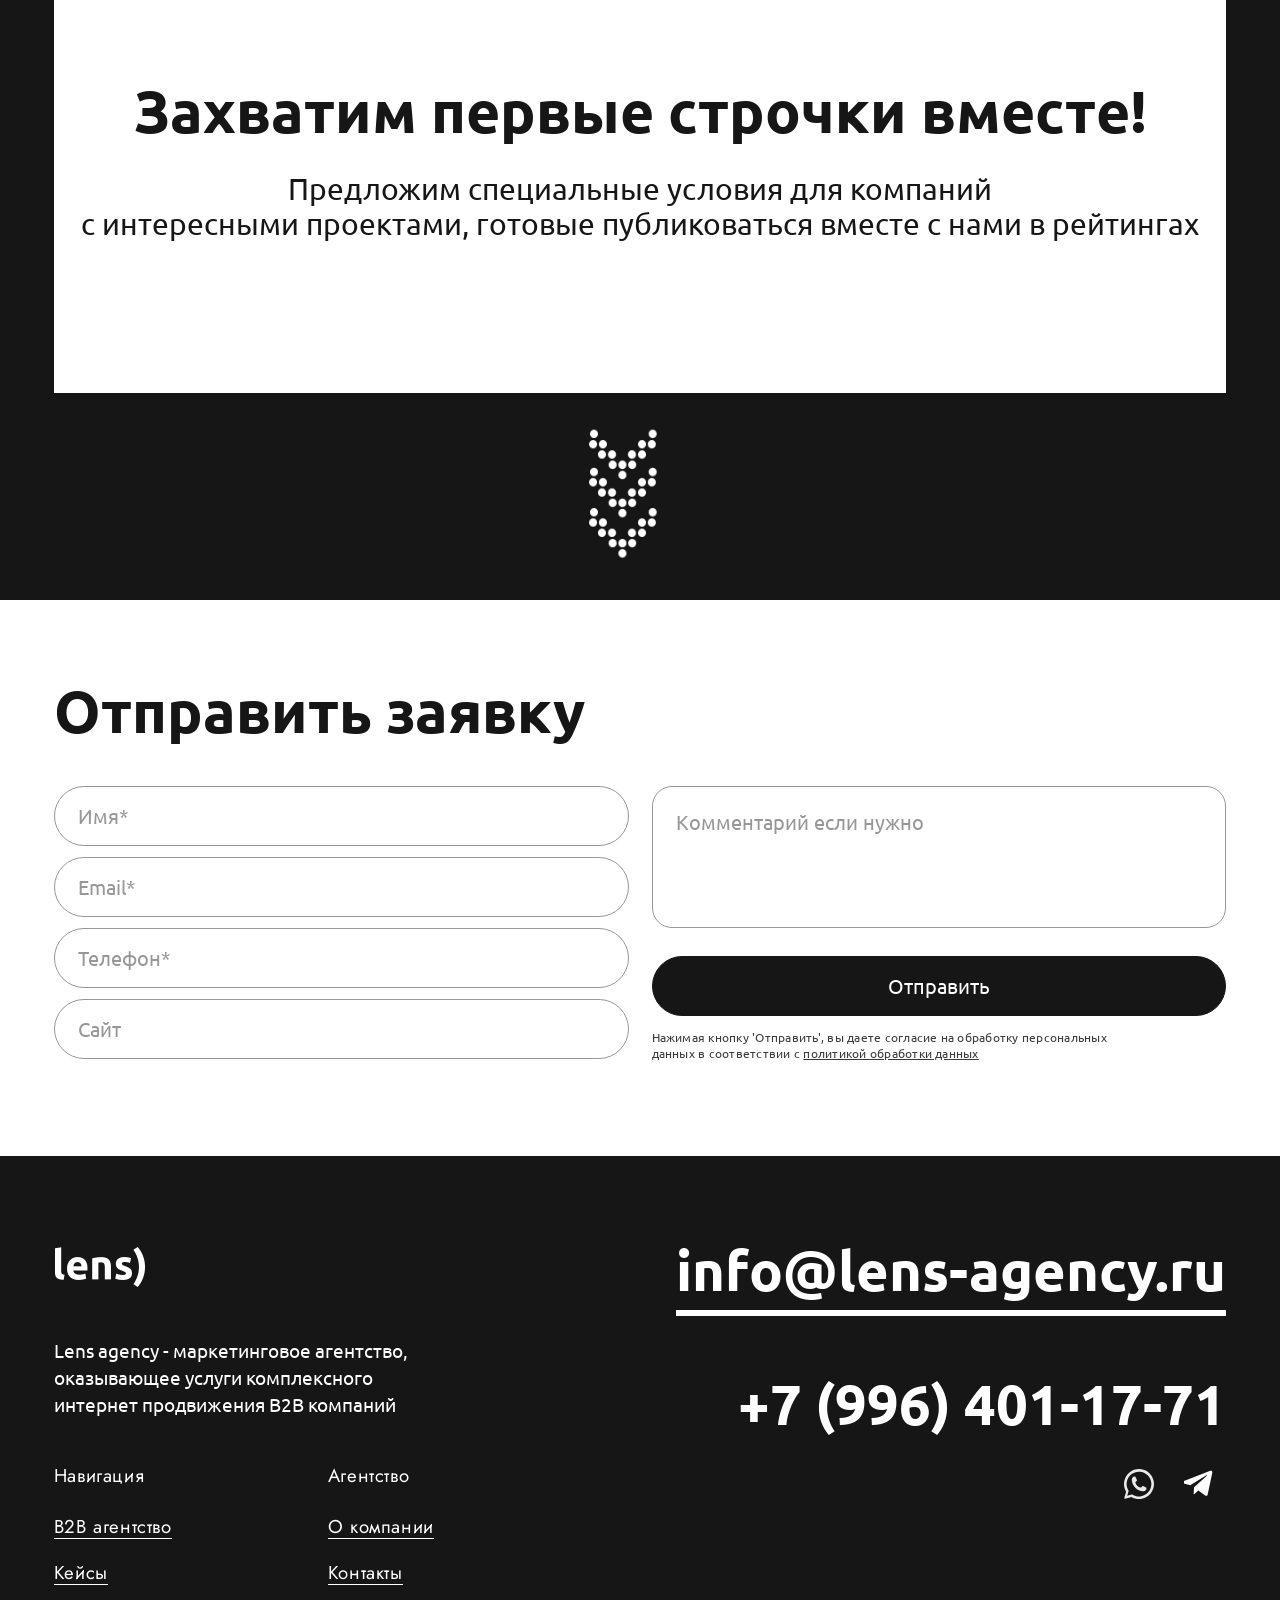
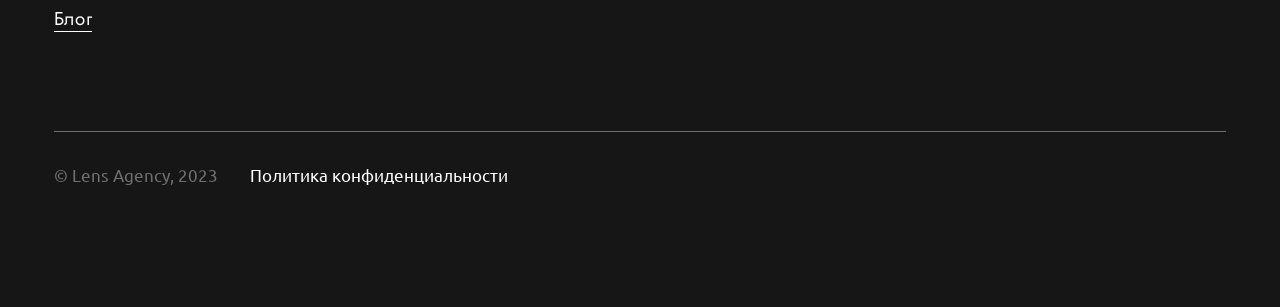
<file: about.html>
<!doctype html>
<html lang="ru">
<head>
<meta charset="utf-8">
<meta name="viewport" content="width=device-width,initial-scale=1">
<title>О компании — Lens agency</title>
<meta name="description" content="Lens agency — маркетинговое агентство для B2B компаний. Наша миссия и рейтинги.">
<meta name="theme-color" content="#161616">
<link rel="icon" href="assets/favicon.svg" type="image/svg+xml">
<link rel="preconnect" href="https://fonts.googleapis.com">
<link rel="preconnect" href="https://fonts.gstatic.com" crossorigin>
<link href="https://fonts.googleapis.com/css2?family=Jost:ital,wght@0,300;0,400;0,500;0,700;1,400&family=Ubuntu:wght@300;400;500;700&display=swap" rel="stylesheet">
<link rel="stylesheet" href="css/styles.css">
<link rel="stylesheet" href="css/pages.css">
<link rel="stylesheet" href="css/responsive.css">
</head>
<body class="about">
<header class="header" id="top">
 <div class="header__in">
  <a class="logo" href="index.html" aria-label="Lens agency"><img src="assets/img/logo.png" alt="lens)" width="92" height="42"></a>
  <nav class="nav"><a href="index.html">B2B продвижение</a><a href="about.html" class="is-active">Агентство</a><a href="index.html#services">Услуги</a><a href="index.html#cases">Кейсы</a><a href="index.html#blog">Блог</a><span class="nav__sep"></span><a class="header__phone" href="tel:+79964011771">+7 (996) 401-17-71</a></nav>
  <div class="header__soc">
   <a href="https://wa.me/79964011771" target="_blank" rel="noopener" aria-label="WhatsApp"><img class="inv" src="assets/icons/18.svg" alt=""></a>
   <a href="https://t.me/lens_agency" target="_blank" rel="noopener" aria-label="Telegram"><img src="assets/icons/18-1.svg" alt=""></a>
  </div>
  <a class="btn btn--sm" href="#lead" data-scroll>Оставить заявку</a>
  <button class="burger" aria-label="Меню" aria-expanded="false"><i></i><i></i><i></i></button>
 </div>
</header>
<div class="drawer" id="drawer" aria-hidden="true">
 <div class="drawer__bg"></div>
 <aside class="drawer__panel">
  <button class="drawer__close" aria-label="Закрыть"></button>
  <nav class="drawer__nav">
   <a href="index.html">B2B продвижение</a><a href="about.html">Агентство</a><a href="index.html#services">Услуги</a><a href="index.html#cases">Кейсы</a><a href="index.html#blog">Блог</a>
  </nav>
  <div class="drawer__bot">
   <a class="drawer__mail" href="mailto:info@lens-agency.ru">info@lens-agency.ru</a>
   <a class="drawer__phone" href="tel:+79964011771">+7 (996) 401-17-71</a>
   <div class="drawer__soc"><a href="https://wa.me/79964011771" target="_blank" rel="noopener" aria-label="WhatsApp"><img src="assets/icons/18-1.svg" style="display:none" alt=""><svg viewBox="0 0 24 24" width="24" height="24" fill="#fff"><path d="M12 2a10 10 0 0 0-8.6 15.1L2 22l5-1.3A10 10 0 1 0 12 2zm5.2 14.1c-.2.6-1.3 1.2-1.8 1.2-.5.1-1.1.1-3.6-.9-3-1.3-4.9-4.3-5-4.5-.1-.2-1.2-1.6-1.2-3s.8-2.1 1-2.4c.3-.3.6-.3.8-.3h.6c.2 0 .4 0 .6.5l.9 2.2c.1.2.1.4 0 .6l-.4.6-.4.5c-.1.2-.3.3-.1.6.2.3.8 1.4 1.8 2.2 1.2 1 2.2 1.4 2.5 1.5.3.1.5.1.6-.1l.9-1.1c.2-.3.4-.2.6-.1l2 1c.3.1.5.2.5.3.1.2.1.8-.1 1.3z"/></svg></a><a href="https://t.me/lens_agency" target="_blank" rel="noopener" aria-label="Telegram"><img src="assets/icons/18-1.svg" alt=""></a></div>
  </div>
 </aside>
</div>
<main>
<section class="wrap a-hero">
 <div class="a-hero__txt"><h1 class="rv">Маркетинговое агентство для B2B компаний</h1><p class="rv">Комплексно решаем сложные задачи про привлечению клиентов с непростым циклом принятия решений</p></div>
 <div class="ring rv"><img class="ring__dots" src="assets/img/about-ring.png" alt=""><img class="ring__check" src="assets/img/about-check.png" alt=""></div>
</section>
<section class="wrap a-mission">
 <img class="glow" src="assets/img/about-glow.png" alt="">
 <h2 class="rv">Наша миссия</h2>
 <p class="rv">Оказывать лучшие на рынке услуги и непрерывно становиться лучше самих себя</p>
</section>
<section class="wrap a-rating">
 <h2 class="rv">Наши рейтинги</h2>
 <p class="rv">На данный момент мы еще не публиковали свои кейсы в рейтингах.</p>
 <div class="a-rating__box rv"><h3>Захватим первые строчки вместе!</h3><p>Предложим специальные условия для компаний<br>с интересными проектами, готовые публиковаться вместе с нами в рейтингах</p></div>
 <img class="chev" src="assets/img/about-chevrons.png" alt="">
</section>
<section class="light formsec2" id="lead">
 <div class="wrap"><h2 class="rv">Отправить заявку</h2>
 <form class="form form--wide rv" novalidate data-form>
  <div class="fcol">
   <label class="field"><input type="text" name="name" placeholder="Имя*" required></label>
   <label class="field"><input type="email" name="email" placeholder="Email*" required></label>
   <label class="field"><input type="tel" name="phone" placeholder="Телефон*" data-tel required></label>
   <label class="field"><input type="text" name="site" placeholder="Сайт"></label>
  </div>
  <div class="fcol">
   <label class="field"><textarea name="comment" placeholder="Комментарий если нужно"></textarea></label>
   <button class="btn btn--dark" type="submit">Отправить</button>
   <p class="note">Нажимая кнопку 'Отправить', вы даете согласие на обработку персональных данных в соответствии с <a href="privacy.html">политикой обработки данных</a></p>
  </div>
 </form></div>
</section>
</main>
<footer class="footer">
 <div class="wrap">
  <div class="footer__top">
   <div class="footer__l">
    <a class="logo" href="index.html" aria-label="Lens agency"><img src="assets/img/logo.png" alt="lens)" width="92" height="42"></a>
    <p>Lens agency - маркетинговое агентство, оказывающее услуги комплексного интернет продвижения B2B компаний</p>
    <div class="footer__nav">
     <div><b>Навигация</b><a href="index.html">B2B агентство</a><a href="index.html#cases">Кейсы</a><a href="index.html#blog">Блог</a></div>
     <div><b>Агентство</b><a href="about.html">О компании</a><a href="contacts.html">Контакты</a></div>
    </div>
   </div>
   <div class="footer__r">
    <a class="footer__mail" href="mailto:info@lens-agency.ru">info@lens-agency.ru</a>
    <a class="footer__tel" href="tel:+79964011771">+7 (996) 401-17-71</a>
    <div class="footer__soc"><a href="https://wa.me/79964011771" target="_blank" rel="noopener" aria-label="WhatsApp"><img class="inv" src="assets/icons/18.svg" alt="" style="filter:invert(1)"></a><a href="https://t.me/lens_agency" target="_blank" rel="noopener" aria-label="Telegram"><img src="assets/icons/18-1.svg" alt=""></a></div>
   </div>
  </div>
  <div class="footer__bot"><span>© Lens Agency, 2023</span><a href="privacy.html">Политика конфиденциальности</a></div>
 </div>
</footer>
<script src="js/main.js"></script>
</body>
</html>
</file>
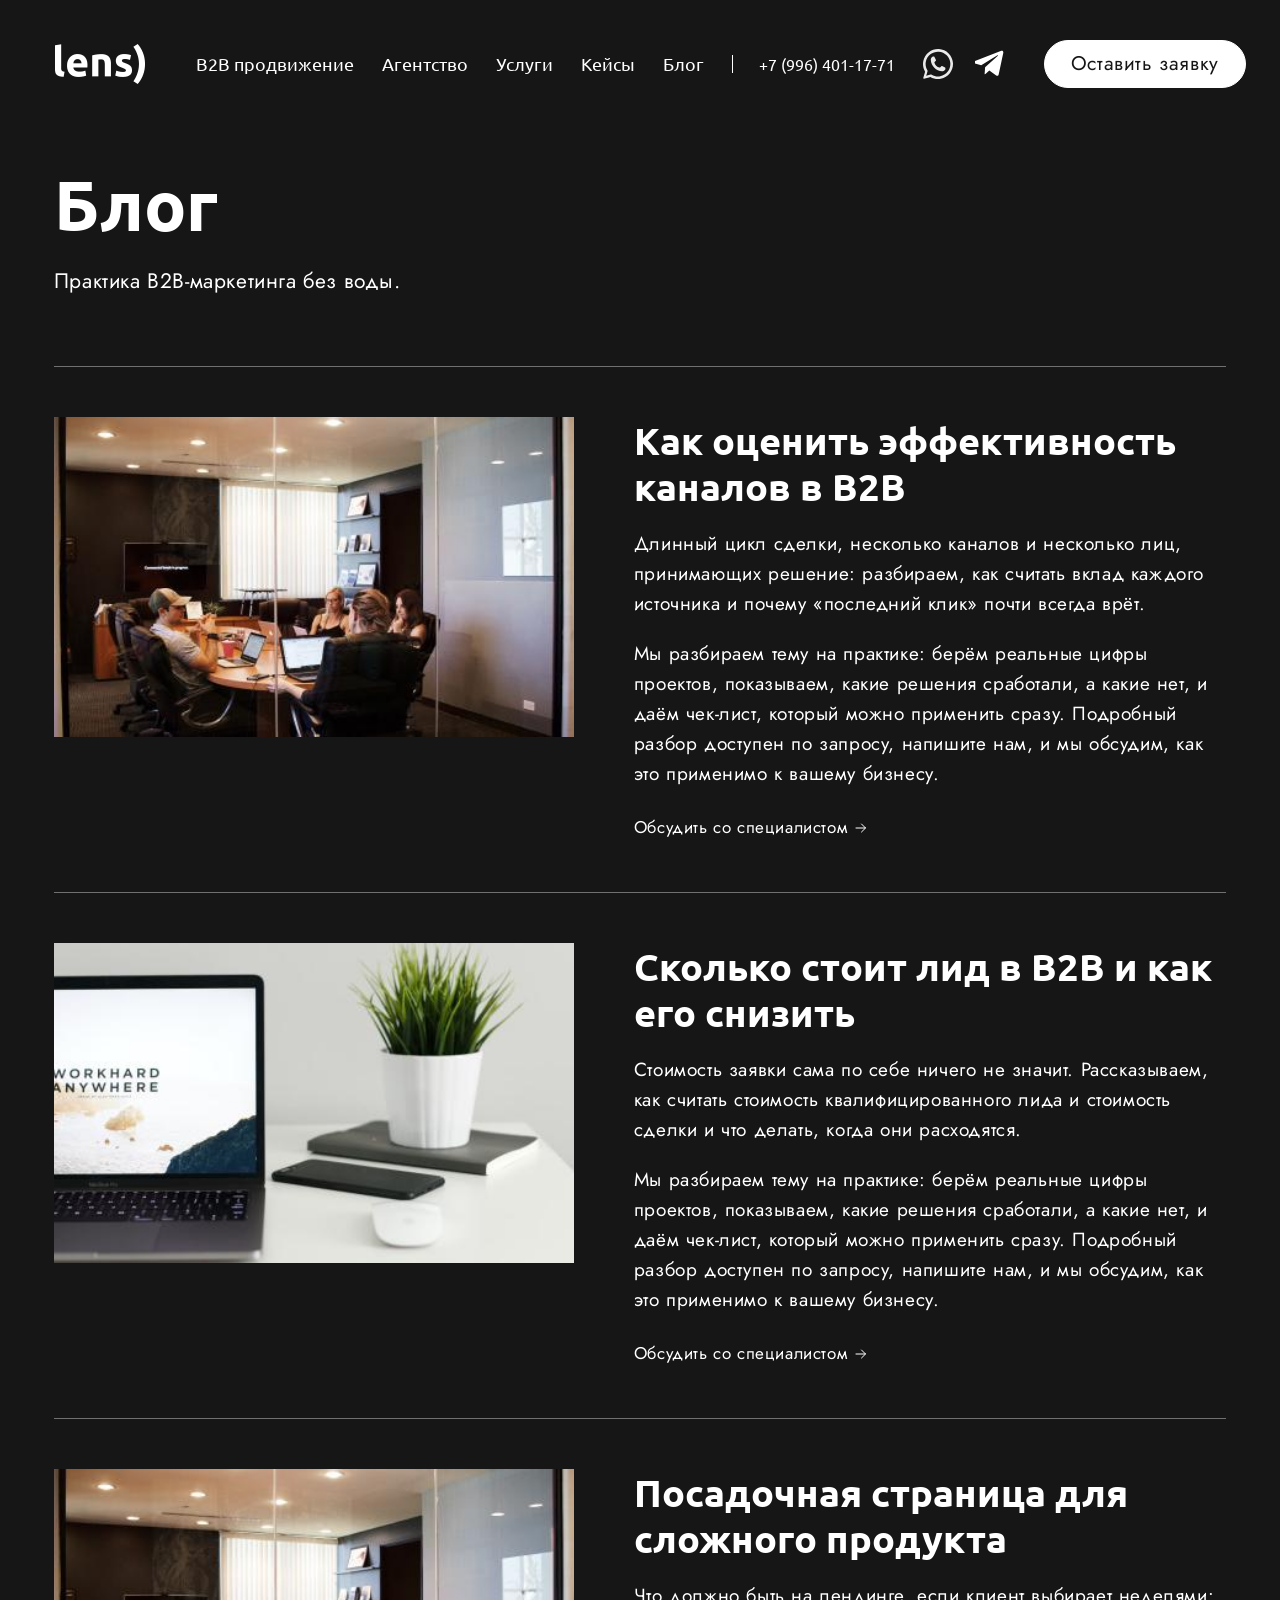
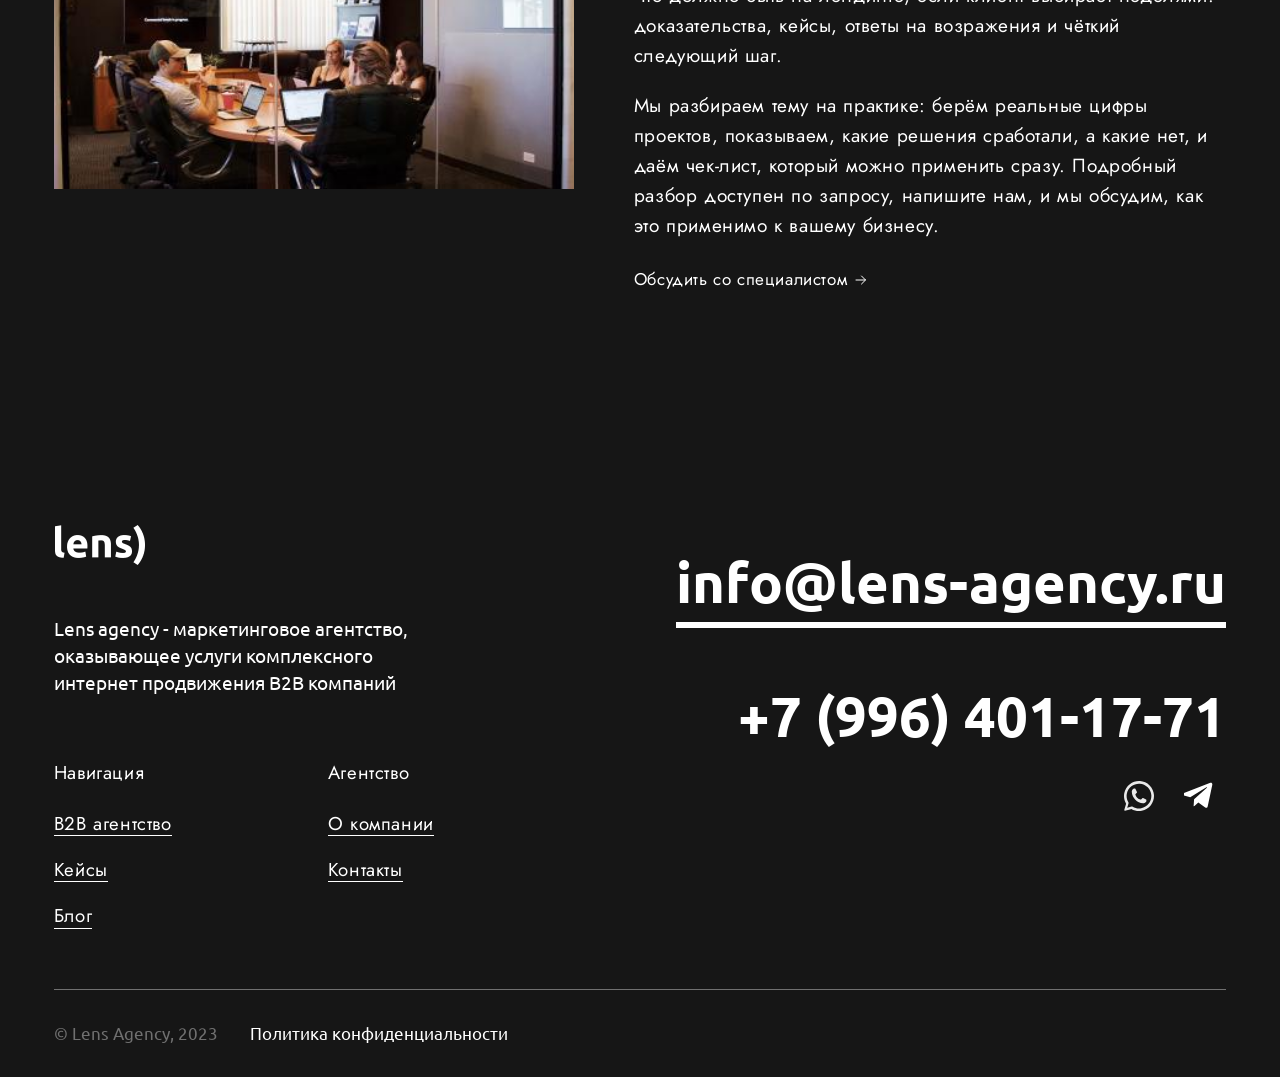
<file: blog.html>
<!doctype html>
<html lang="ru">
<head>
<meta charset="utf-8">
<meta name="viewport" content="width=device-width,initial-scale=1">
<title>Блог — Lens agency</title>
<meta name="description" content="Блог Lens agency: статьи о маркетинге для B2B.">
<meta name="theme-color" content="#161616">
<link rel="icon" href="assets/favicon.svg" type="image/svg+xml">
<link rel="preconnect" href="https://fonts.googleapis.com">
<link rel="preconnect" href="https://fonts.gstatic.com" crossorigin>
<link href="https://fonts.googleapis.com/css2?family=Jost:ital,wght@0,300;0,400;0,500;0,700;1,400&family=Ubuntu:wght@300;400;500;700&display=swap" rel="stylesheet">
<link rel="stylesheet" href="css/styles.css">
<link rel="stylesheet" href="css/pages.css">
<link rel="stylesheet" href="css/responsive.css">
</head>
<body class="p-blog inner">
<header class="header" id="top">
 <div class="header__in">
  <a class="logo" href="index.html" aria-label="Lens agency"><img src="assets/img/logo.png" alt="lens)" width="92" height="42"></a>
  <nav class="nav"><a href="index.html">B2B продвижение</a><a href="about.html">Агентство</a><a href="index.html#services">Услуги</a><a href="index.html#cases">Кейсы</a><a href="index.html#blog" class="is-active">Блог</a><span class="nav__sep"></span><a class="header__phone" href="tel:+79964011771">+7 (996) 401-17-71</a></nav>
  <div class="header__soc">
   <a href="https://wa.me/79964011771" target="_blank" rel="noopener" aria-label="WhatsApp"><img class="inv" src="assets/icons/18.svg" alt=""></a>
   <a href="https://t.me/lens_agency" target="_blank" rel="noopener" aria-label="Telegram"><img src="assets/icons/18-1.svg" alt=""></a>
  </div>
  <a class="btn btn--sm" href="#lead" data-scroll>Оставить заявку</a>
  <button class="burger" aria-label="Меню" aria-expanded="false"><i></i><i></i><i></i></button>
 </div>
</header>
<div class="drawer" id="drawer" aria-hidden="true">
 <div class="drawer__bg"></div>
 <aside class="drawer__panel">
  <button class="drawer__close" aria-label="Закрыть"></button>
  <nav class="drawer__nav">
   <a href="index.html">B2B продвижение</a><a href="about.html">Агентство</a><a href="index.html#services">Услуги</a><a href="index.html#cases">Кейсы</a><a href="index.html#blog">Блог</a>
  </nav>
  <div class="drawer__bot">
   <a class="drawer__mail" href="mailto:info@lens-agency.ru">info@lens-agency.ru</a>
   <a class="drawer__phone" href="tel:+79964011771">+7 (996) 401-17-71</a>
   <div class="drawer__soc"><a href="https://wa.me/79964011771" target="_blank" rel="noopener" aria-label="WhatsApp"><img src="assets/icons/18-1.svg" style="display:none" alt=""><svg viewBox="0 0 24 24" width="24" height="24" fill="#fff"><path d="M12 2a10 10 0 0 0-8.6 15.1L2 22l5-1.3A10 10 0 1 0 12 2zm5.2 14.1c-.2.6-1.3 1.2-1.8 1.2-.5.1-1.1.1-3.6-.9-3-1.3-4.9-4.3-5-4.5-.1-.2-1.2-1.6-1.2-3s.8-2.1 1-2.4c.3-.3.6-.3.8-.3h.6c.2 0 .4 0 .6.5l.9 2.2c.1.2.1.4 0 .6l-.4.6-.4.5c-.1.2-.3.3-.1.6.2.3.8 1.4 1.8 2.2 1.2 1 2.2 1.4 2.5 1.5.3.1.5.1.6-.1l.9-1.1c.2-.3.4-.2.6-.1l2 1c.3.1.5.2.5.3.1.2.1.8-.1 1.3z"/></svg></a><a href="https://t.me/lens_agency" target="_blank" rel="noopener" aria-label="Telegram"><img src="assets/icons/18-1.svg" alt=""></a></div>
  </div>
 </aside>
</div>
<main><section class="wrap in-hero"><h1 class="rv">Блог</h1><p class="rv">Практика B2B-маркетинга без воды.</p></section><section class="wrap in-list"><article class="in-post rv" id="post-1"><div class="im"><img src="assets/img/blog-1.jpg" alt="" loading="lazy"></div><div><h2>Как оценить эффективность каналов в B2B</h2><p>Длинный цикл сделки, несколько каналов и несколько лиц, принимающих решение: разбираем, как считать вклад каждого источника и почему «последний клик» почти всегда врёт.</p><p>Мы разбираем тему на практике: берём реальные цифры проектов, показываем, какие решения сработали, а какие нет, и даём чек-лист, который можно применить сразу. Подробный разбор доступен по запросу, напишите нам, и мы обсудим, как это применимо к вашему бизнесу.</p><a class="more" href="index.html#lead">Обсудить со специалистом <svg class="arr" viewBox="0 0 12 12" fill="none"><path d="M1 6h9.5M6.5 2l4 4-4 4" stroke="currentColor" stroke-width="1" stroke-linecap="round" stroke-linejoin="round"/></svg></a></div></article><article class="in-post rv" id="post-2"><div class="im"><img src="assets/img/blog-2.jpg" alt="" loading="lazy"></div><div><h2>Сколько стоит лид в B2B и как его снизить</h2><p>Стоимость заявки сама по себе ничего не значит. Рассказываем, как считать стоимость квалифицированного лида и стоимость сделки и что делать, когда они расходятся.</p><p>Мы разбираем тему на практике: берём реальные цифры проектов, показываем, какие решения сработали, а какие нет, и даём чек-лист, который можно применить сразу. Подробный разбор доступен по запросу, напишите нам, и мы обсудим, как это применимо к вашему бизнесу.</p><a class="more" href="index.html#lead">Обсудить со специалистом <svg class="arr" viewBox="0 0 12 12" fill="none"><path d="M1 6h9.5M6.5 2l4 4-4 4" stroke="currentColor" stroke-width="1" stroke-linecap="round" stroke-linejoin="round"/></svg></a></div></article><article class="in-post rv" id="post-3"><div class="im"><img src="assets/img/blog-1.jpg" alt="" loading="lazy"></div><div><h2>Посадочная страница для сложного продукта</h2><p>Что должно быть на лендинге, если клиент выбирает неделями: доказательства, кейсы, ответы на возражения и чёткий следующий шаг.</p><p>Мы разбираем тему на практике: берём реальные цифры проектов, показываем, какие решения сработали, а какие нет, и даём чек-лист, который можно применить сразу. Подробный разбор доступен по запросу, напишите нам, и мы обсудим, как это применимо к вашему бизнесу.</p><a class="more" href="index.html#lead">Обсудить со специалистом <svg class="arr" viewBox="0 0 12 12" fill="none"><path d="M1 6h9.5M6.5 2l4 4-4 4" stroke="currentColor" stroke-width="1" stroke-linecap="round" stroke-linejoin="round"/></svg></a></div></article></section></main><footer class="footer">
 <div class="wrap">
  <div class="footer__top">
   <div class="footer__l">
    <a class="logo" href="index.html" aria-label="Lens agency"><img src="assets/img/logo.png" alt="lens)" width="92" height="42"></a>
    <p>Lens agency - маркетинговое агентство, оказывающее услуги комплексного интернет продвижения B2B компаний</p>
    <div class="footer__nav">
     <div><b>Навигация</b><a href="index.html">B2B агентство</a><a href="index.html#cases">Кейсы</a><a href="index.html#blog">Блог</a></div>
     <div><b>Агентство</b><a href="about.html">О компании</a><a href="contacts.html">Контакты</a></div>
    </div>
   </div>
   <div class="footer__r">
    <a class="footer__mail" href="mailto:info@lens-agency.ru">info@lens-agency.ru</a>
    <a class="footer__tel" href="tel:+79964011771">+7 (996) 401-17-71</a>
    <div class="footer__soc"><a href="https://wa.me/79964011771" target="_blank" rel="noopener" aria-label="WhatsApp"><img class="inv" src="assets/icons/18.svg" alt="" style="filter:invert(1)"></a><a href="https://t.me/lens_agency" target="_blank" rel="noopener" aria-label="Telegram"><img src="assets/icons/18-1.svg" alt=""></a></div>
   </div>
  </div>
  <div class="footer__bot"><span>© Lens Agency, 2023</span><a href="privacy.html">Политика конфиденциальности</a></div>
 </div>
</footer>
<script src="js/main.js"></script>
</body>
</html>
</file>
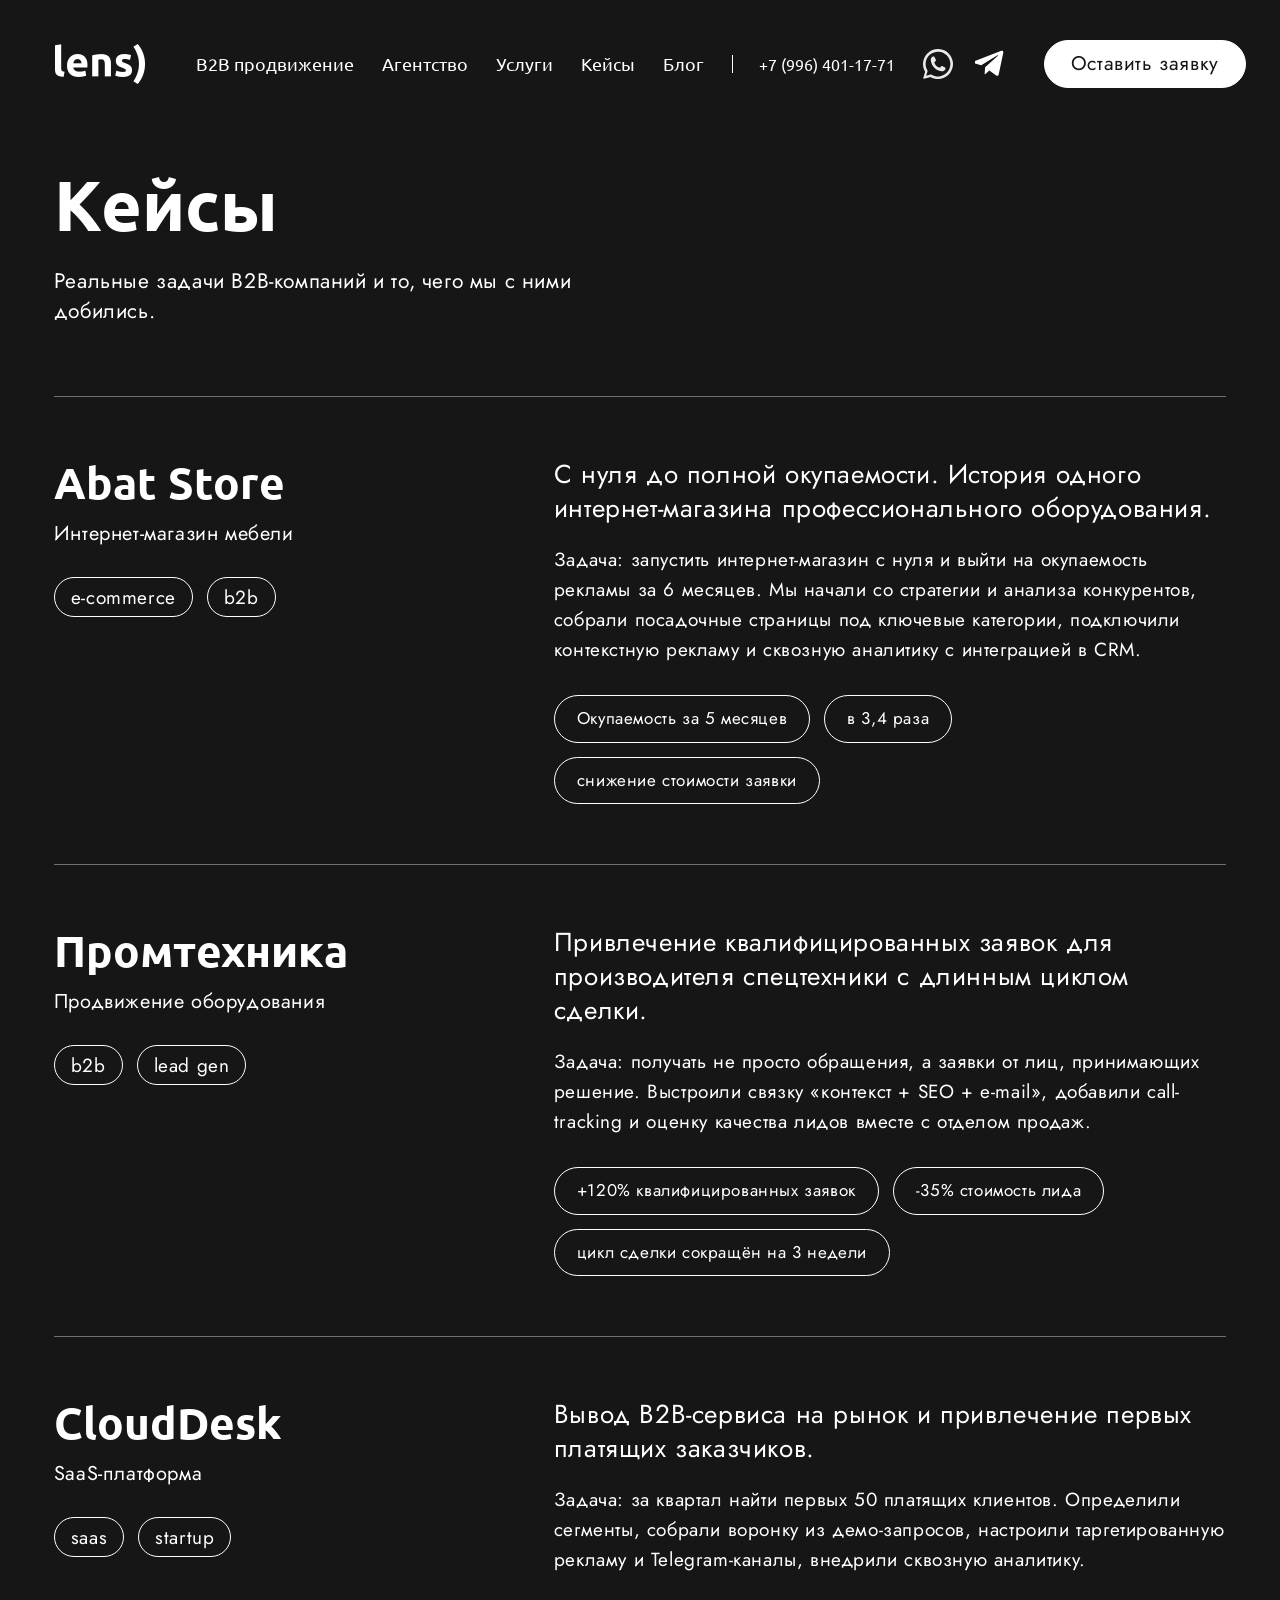
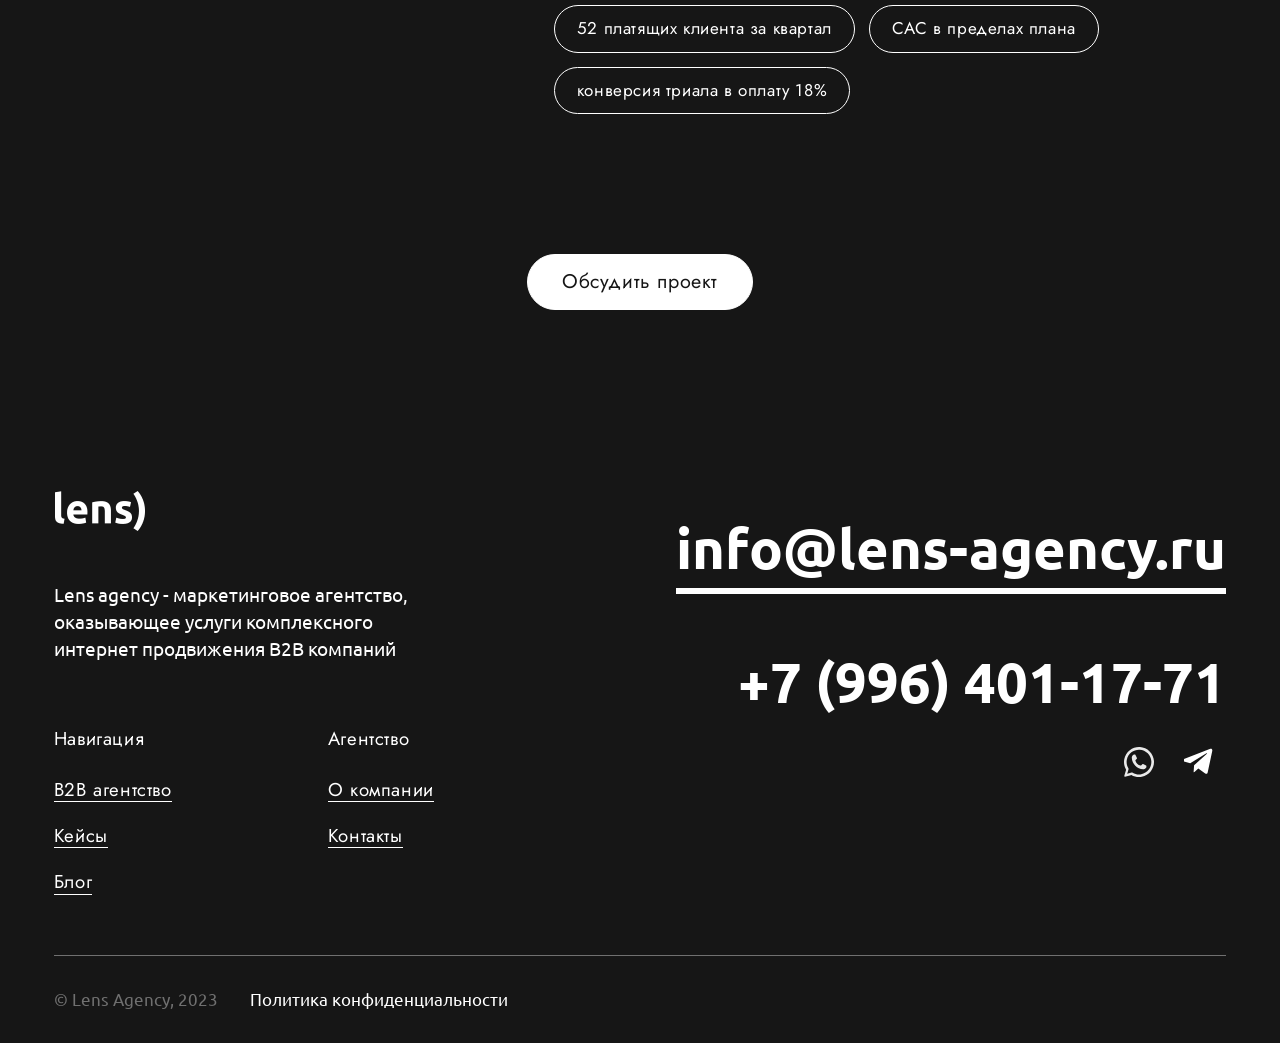
<file: cases.html>
<!doctype html>
<html lang="ru">
<head>
<meta charset="utf-8">
<meta name="viewport" content="width=device-width,initial-scale=1">
<title>Кейсы — Lens agency</title>
<meta name="description" content="Кейсы Lens agency: проекты в B2B, задачи и результаты.">
<meta name="theme-color" content="#161616">
<link rel="icon" href="assets/favicon.svg" type="image/svg+xml">
<link rel="preconnect" href="https://fonts.googleapis.com">
<link rel="preconnect" href="https://fonts.gstatic.com" crossorigin>
<link href="https://fonts.googleapis.com/css2?family=Jost:ital,wght@0,300;0,400;0,500;0,700;1,400&family=Ubuntu:wght@300;400;500;700&display=swap" rel="stylesheet">
<link rel="stylesheet" href="css/styles.css">
<link rel="stylesheet" href="css/pages.css">
<link rel="stylesheet" href="css/responsive.css">
</head>
<body class="p-cases inner">
<header class="header" id="top">
 <div class="header__in">
  <a class="logo" href="index.html" aria-label="Lens agency"><img src="assets/img/logo.png" alt="lens)" width="92" height="42"></a>
  <nav class="nav"><a href="index.html">B2B продвижение</a><a href="about.html">Агентство</a><a href="index.html#services">Услуги</a><a href="index.html#cases" class="is-active">Кейсы</a><a href="index.html#blog">Блог</a><span class="nav__sep"></span><a class="header__phone" href="tel:+79964011771">+7 (996) 401-17-71</a></nav>
  <div class="header__soc">
   <a href="https://wa.me/79964011771" target="_blank" rel="noopener" aria-label="WhatsApp"><img class="inv" src="assets/icons/18.svg" alt=""></a>
   <a href="https://t.me/lens_agency" target="_blank" rel="noopener" aria-label="Telegram"><img src="assets/icons/18-1.svg" alt=""></a>
  </div>
  <a class="btn btn--sm" href="#lead" data-scroll>Оставить заявку</a>
  <button class="burger" aria-label="Меню" aria-expanded="false"><i></i><i></i><i></i></button>
 </div>
</header>
<div class="drawer" id="drawer" aria-hidden="true">
 <div class="drawer__bg"></div>
 <aside class="drawer__panel">
  <button class="drawer__close" aria-label="Закрыть"></button>
  <nav class="drawer__nav">
   <a href="index.html">B2B продвижение</a><a href="about.html">Агентство</a><a href="index.html#services">Услуги</a><a href="index.html#cases">Кейсы</a><a href="index.html#blog">Блог</a>
  </nav>
  <div class="drawer__bot">
   <a class="drawer__mail" href="mailto:info@lens-agency.ru">info@lens-agency.ru</a>
   <a class="drawer__phone" href="tel:+79964011771">+7 (996) 401-17-71</a>
   <div class="drawer__soc"><a href="https://wa.me/79964011771" target="_blank" rel="noopener" aria-label="WhatsApp"><img src="assets/icons/18-1.svg" style="display:none" alt=""><svg viewBox="0 0 24 24" width="24" height="24" fill="#fff"><path d="M12 2a10 10 0 0 0-8.6 15.1L2 22l5-1.3A10 10 0 1 0 12 2zm5.2 14.1c-.2.6-1.3 1.2-1.8 1.2-.5.1-1.1.1-3.6-.9-3-1.3-4.9-4.3-5-4.5-.1-.2-1.2-1.6-1.2-3s.8-2.1 1-2.4c.3-.3.6-.3.8-.3h.6c.2 0 .4 0 .6.5l.9 2.2c.1.2.1.4 0 .6l-.4.6-.4.5c-.1.2-.3.3-.1.6.2.3.8 1.4 1.8 2.2 1.2 1 2.2 1.4 2.5 1.5.3.1.5.1.6-.1l.9-1.1c.2-.3.4-.2.6-.1l2 1c.3.1.5.2.5.3.1.2.1.8-.1 1.3z"/></svg></a><a href="https://t.me/lens_agency" target="_blank" rel="noopener" aria-label="Telegram"><img src="assets/icons/18-1.svg" alt=""></a></div>
  </div>
 </aside>
</div>
<main><section class="wrap in-hero"><h1 class="rv">Кейсы</h1><p class="rv">Реальные задачи B2B-компаний и то, чего мы с ними добились.</p></section><section class="wrap in-list"><article class="in-case rv" id="case-1"><div class="in-case__h"><h2>Abat Store</h2><small>Интернет-магазин мебели</small><div class="case__tags"><span>e-commerce</span><span>b2b</span></div></div><div class="in-case__b"><p class="in-case__lead">С нуля до полной окупаемости. История одного интернет-магазина профессионального оборудования.</p><p>Задача: запустить интернет-магазин с нуля и выйти на окупаемость рекламы за 6 месяцев. Мы начали со стратегии и анализа конкурентов, собрали посадочные страницы под ключевые категории, подключили контекстную рекламу и сквозную аналитику с интеграцией в CRM.</p><ul class="in-res"><li>Окупаемость за 5 месяцев</li><li>в 3,4 раза</li><li>снижение стоимости заявки</li></ul></div></article><article class="in-case rv" id="case-2"><div class="in-case__h"><h2>Промтехника</h2><small>Продвижение оборудования</small><div class="case__tags"><span>b2b</span><span>lead gen</span></div></div><div class="in-case__b"><p class="in-case__lead">Привлечение квалифицированных заявок для производителя спецтехники с длинным циклом сделки.</p><p>Задача: получать не просто обращения, а заявки от лиц, принимающих решение. Выстроили связку «контекст + SEO + e-mail», добавили call-tracking и оценку качества лидов вместе с отделом продаж.</p><ul class="in-res"><li>+120% квалифицированных заявок</li><li>-35% стоимость лида</li><li>цикл сделки сокращён на 3 недели</li></ul></div></article><article class="in-case rv" id="case-3"><div class="in-case__h"><h2>CloudDesk</h2><small>SaaS-платформа</small><div class="case__tags"><span>saas</span><span>startup</span></div></div><div class="in-case__b"><p class="in-case__lead">Вывод B2B-сервиса на рынок и привлечение первых платящих заказчиков.</p><p>Задача: за квартал найти первых 50 платящих клиентов. Определили сегменты, собрали воронку из демо-запросов, настроили таргетированную рекламу и Telegram-каналы, внедрили сквозную аналитику.</p><ul class="in-res"><li>52 платящих клиента за квартал</li><li>CAC в пределах плана</li><li>конверсия триала в оплату 18%</li></ul></div></article><div class="center cta"><a class="btn rv" href="index.html#lead">Обсудить проект</a></div></section></main><footer class="footer">
 <div class="wrap">
  <div class="footer__top">
   <div class="footer__l">
    <a class="logo" href="index.html" aria-label="Lens agency"><img src="assets/img/logo.png" alt="lens)" width="92" height="42"></a>
    <p>Lens agency - маркетинговое агентство, оказывающее услуги комплексного интернет продвижения B2B компаний</p>
    <div class="footer__nav">
     <div><b>Навигация</b><a href="index.html">B2B агентство</a><a href="index.html#cases">Кейсы</a><a href="index.html#blog">Блог</a></div>
     <div><b>Агентство</b><a href="about.html">О компании</a><a href="contacts.html">Контакты</a></div>
    </div>
   </div>
   <div class="footer__r">
    <a class="footer__mail" href="mailto:info@lens-agency.ru">info@lens-agency.ru</a>
    <a class="footer__tel" href="tel:+79964011771">+7 (996) 401-17-71</a>
    <div class="footer__soc"><a href="https://wa.me/79964011771" target="_blank" rel="noopener" aria-label="WhatsApp"><img class="inv" src="assets/icons/18.svg" alt="" style="filter:invert(1)"></a><a href="https://t.me/lens_agency" target="_blank" rel="noopener" aria-label="Telegram"><img src="assets/icons/18-1.svg" alt=""></a></div>
   </div>
  </div>
  <div class="footer__bot"><span>© Lens Agency, 2023</span><a href="privacy.html">Политика конфиденциальности</a></div>
 </div>
</footer>
<script src="js/main.js"></script>
</body>
</html>
</file>
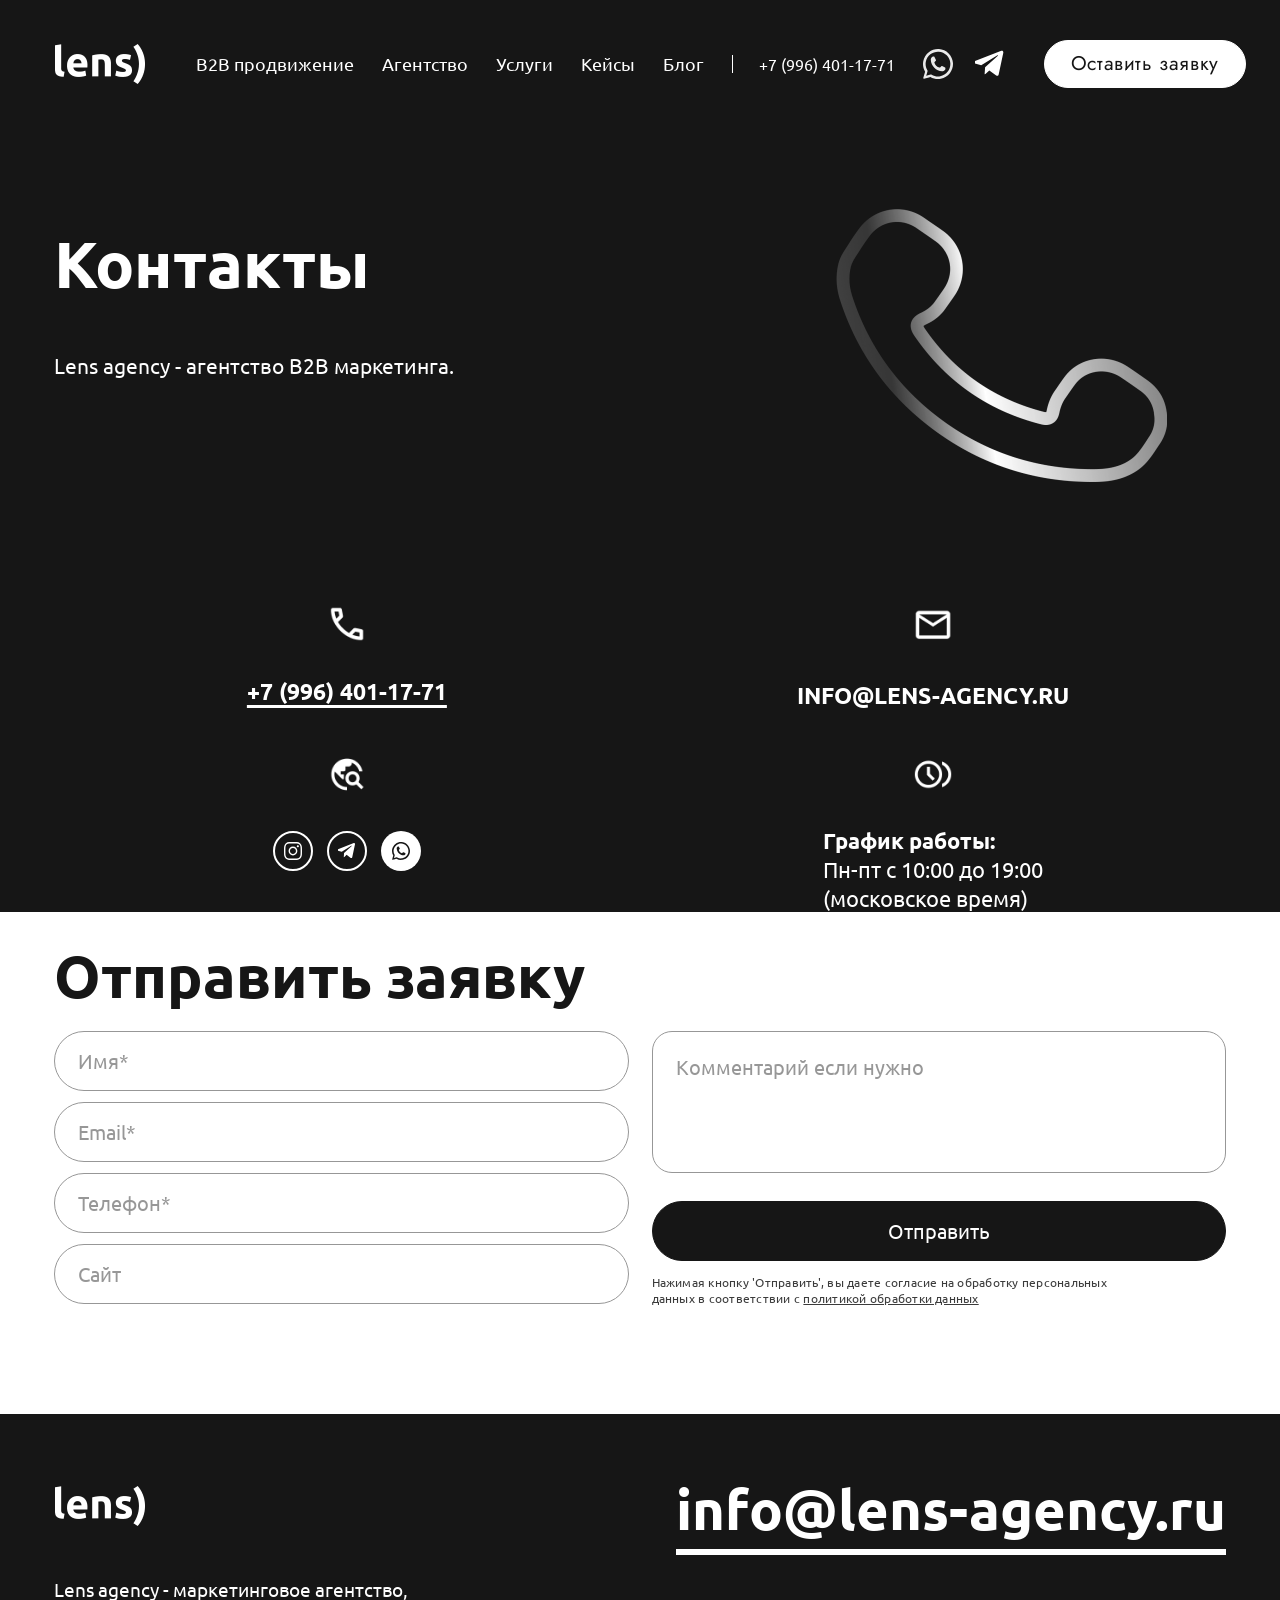
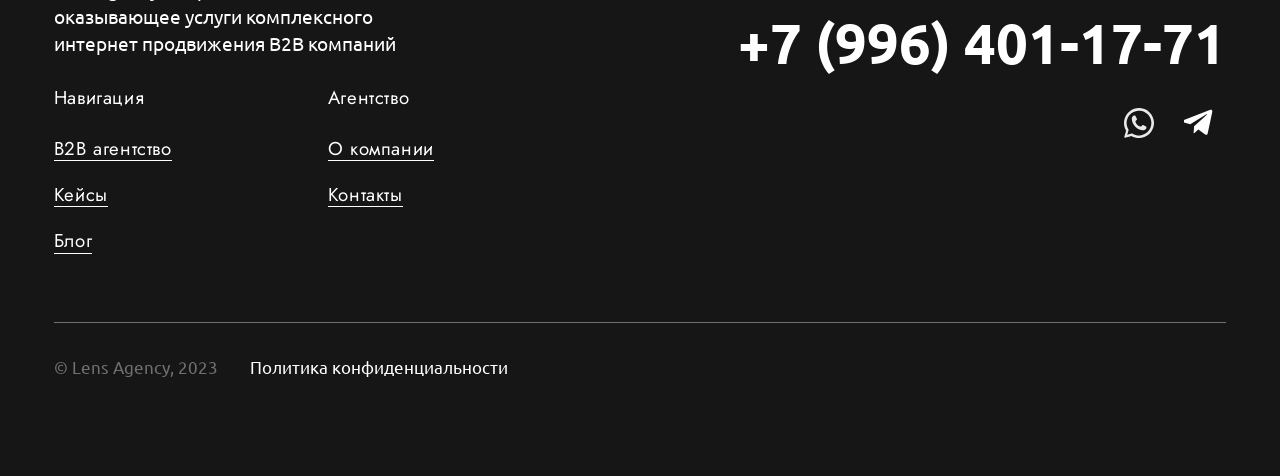
<file: contacts.html>
<!doctype html>
<html lang="ru">
<head>
<meta charset="utf-8">
<meta name="viewport" content="width=device-width,initial-scale=1">
<title>Контакты — Lens agency</title>
<meta name="description" content="Контакты Lens agency: телефон, e-mail, график работы и форма заявки.">
<meta name="theme-color" content="#161616">
<link rel="icon" href="assets/favicon.svg" type="image/svg+xml">
<link rel="preconnect" href="https://fonts.googleapis.com">
<link rel="preconnect" href="https://fonts.gstatic.com" crossorigin>
<link href="https://fonts.googleapis.com/css2?family=Jost:ital,wght@0,300;0,400;0,500;0,700;1,400&family=Ubuntu:wght@300;400;500;700&display=swap" rel="stylesheet">
<link rel="stylesheet" href="css/styles.css">
<link rel="stylesheet" href="css/pages.css">
<link rel="stylesheet" href="css/responsive.css">
</head>
<body class="contacts">
<header class="header" id="top">
 <div class="header__in">
  <a class="logo" href="index.html" aria-label="Lens agency"><img src="assets/img/logo.png" alt="lens)" width="92" height="42"></a>
  <nav class="nav"><a href="index.html">B2B продвижение</a><a href="about.html">Агентство</a><a href="index.html#services">Услуги</a><a href="index.html#cases">Кейсы</a><a href="index.html#blog">Блог</a><span class="nav__sep"></span><a class="header__phone" href="tel:+79964011771">+7 (996) 401-17-71</a></nav>
  <div class="header__soc">
   <a href="https://wa.me/79964011771" target="_blank" rel="noopener" aria-label="WhatsApp"><img class="inv" src="assets/icons/18.svg" alt=""></a>
   <a href="https://t.me/lens_agency" target="_blank" rel="noopener" aria-label="Telegram"><img src="assets/icons/18-1.svg" alt=""></a>
  </div>
  <a class="btn btn--sm" href="#lead" data-scroll>Оставить заявку</a>
  <button class="burger" aria-label="Меню" aria-expanded="false"><i></i><i></i><i></i></button>
 </div>
</header>
<div class="drawer" id="drawer" aria-hidden="true">
 <div class="drawer__bg"></div>
 <aside class="drawer__panel">
  <button class="drawer__close" aria-label="Закрыть"></button>
  <nav class="drawer__nav">
   <a href="index.html">B2B продвижение</a><a href="about.html">Агентство</a><a href="index.html#services">Услуги</a><a href="index.html#cases">Кейсы</a><a href="index.html#blog">Блог</a>
  </nav>
  <div class="drawer__bot">
   <a class="drawer__mail" href="mailto:info@lens-agency.ru">info@lens-agency.ru</a>
   <a class="drawer__phone" href="tel:+79964011771">+7 (996) 401-17-71</a>
   <div class="drawer__soc"><a href="https://wa.me/79964011771" target="_blank" rel="noopener" aria-label="WhatsApp"><img src="assets/icons/18-1.svg" style="display:none" alt=""><svg viewBox="0 0 24 24" width="24" height="24" fill="#fff"><path d="M12 2a10 10 0 0 0-8.6 15.1L2 22l5-1.3A10 10 0 1 0 12 2zm5.2 14.1c-.2.6-1.3 1.2-1.8 1.2-.5.1-1.1.1-3.6-.9-3-1.3-4.9-4.3-5-4.5-.1-.2-1.2-1.6-1.2-3s.8-2.1 1-2.4c.3-.3.6-.3.8-.3h.6c.2 0 .4 0 .6.5l.9 2.2c.1.2.1.4 0 .6l-.4.6-.4.5c-.1.2-.3.3-.1.6.2.3.8 1.4 1.8 2.2 1.2 1 2.2 1.4 2.5 1.5.3.1.5.1.6-.1l.9-1.1c.2-.3.4-.2.6-.1l2 1c.3.1.5.2.5.3.1.2.1.8-.1 1.3z"/></svg></a><a href="https://t.me/lens_agency" target="_blank" rel="noopener" aria-label="Telegram"><img src="assets/icons/18-1.svg" alt=""></a></div>
  </div>
 </aside>
</div>
<main>
<section class="wrap c-hero">
 <div class="c-hero__txt"><h1 class="rv">Контакты</h1><p class="rv">Lens agency - агентство B2B маркетинга.</p></div>
 <img class="phone-big" src="assets/img/c-phone-big.png" alt="">
</section>
<section class="wrap c-info">
 <div class="c-info__i rv"><img src="assets/img/c-phone.png" alt=""><a class="c-tel" href="tel:+79964011771">+7 (996) 401-17-71</a></div>
 <div class="c-info__i rv" style="--d:.08s"><img src="assets/img/c-mail.png" alt=""><a class="c-mail" href="mailto:info@lens-agency.ru">INFO@LENS-AGENCY.RU</a></div>
 <div class="c-info__i rv" style="--d:.16s"><img src="assets/img/c-globe.png" alt=""><div class="c-soc"><a href="https://instagram.com/" target="_blank" rel="noopener" aria-label="Instagram"><img src="assets/icons/instagram.svg" alt=""></a><a href="https://t.me/lens_agency" target="_blank" rel="noopener" aria-label="Telegram"><img src="assets/icons/telegram.svg" alt=""></a><a href="https://wa.me/79964011771" target="_blank" rel="noopener" aria-label="WhatsApp"><img src="assets/icons/whatsapp.svg" alt=""></a></div></div>
 <div class="c-info__i rv" style="--d:.24s"><img src="assets/img/c-clock.png" alt=""><p class="c-hours"><b>График работы:</b><br>Пн-пт с 10:00 до 19:00<br>(московское время)</p></div>
</section>
<section class="light formsec2" id="lead">
 <div class="wrap"><h2 class="rv">Отправить заявку</h2>
 <form class="form form--wide rv" novalidate data-form>
  <div class="fcol">
   <label class="field"><input type="text" name="name" placeholder="Имя*" required></label>
   <label class="field"><input type="email" name="email" placeholder="Email*" required></label>
   <label class="field"><input type="tel" name="phone" placeholder="Телефон*" data-tel required></label>
   <label class="field"><input type="text" name="site" placeholder="Сайт"></label>
  </div>
  <div class="fcol">
   <label class="field"><textarea name="comment" placeholder="Комментарий если нужно"></textarea></label>
   <button class="btn btn--dark" type="submit">Отправить</button>
   <p class="note">Нажимая кнопку 'Отправить', вы даете согласие на обработку персональных данных в соответствии с <a href="privacy.html">политикой обработки данных</a></p>
  </div>
 </form></div>
</section>
</main>
<footer class="footer">
 <div class="wrap">
  <div class="footer__top">
   <div class="footer__l">
    <a class="logo" href="index.html" aria-label="Lens agency"><img src="assets/img/logo.png" alt="lens)" width="92" height="42"></a>
    <p>Lens agency - маркетинговое агентство, оказывающее услуги комплексного интернет продвижения B2B компаний</p>
    <div class="footer__nav">
     <div><b>Навигация</b><a href="index.html">B2B агентство</a><a href="index.html#cases">Кейсы</a><a href="index.html#blog">Блог</a></div>
     <div><b>Агентство</b><a href="about.html">О компании</a><a href="contacts.html">Контакты</a></div>
    </div>
   </div>
   <div class="footer__r">
    <a class="footer__mail" href="mailto:info@lens-agency.ru">info@lens-agency.ru</a>
    <a class="footer__tel" href="tel:+79964011771">+7 (996) 401-17-71</a>
    <div class="footer__soc"><a href="https://wa.me/79964011771" target="_blank" rel="noopener" aria-label="WhatsApp"><img class="inv" src="assets/icons/18.svg" alt="" style="filter:invert(1)"></a><a href="https://t.me/lens_agency" target="_blank" rel="noopener" aria-label="Telegram"><img src="assets/icons/18-1.svg" alt=""></a></div>
   </div>
  </div>
  <div class="footer__bot"><span>© Lens Agency, 2023</span><a href="privacy.html">Политика конфиденциальности</a></div>
 </div>
</footer>
<script src="js/main.js"></script>
</body>
</html>
</file>
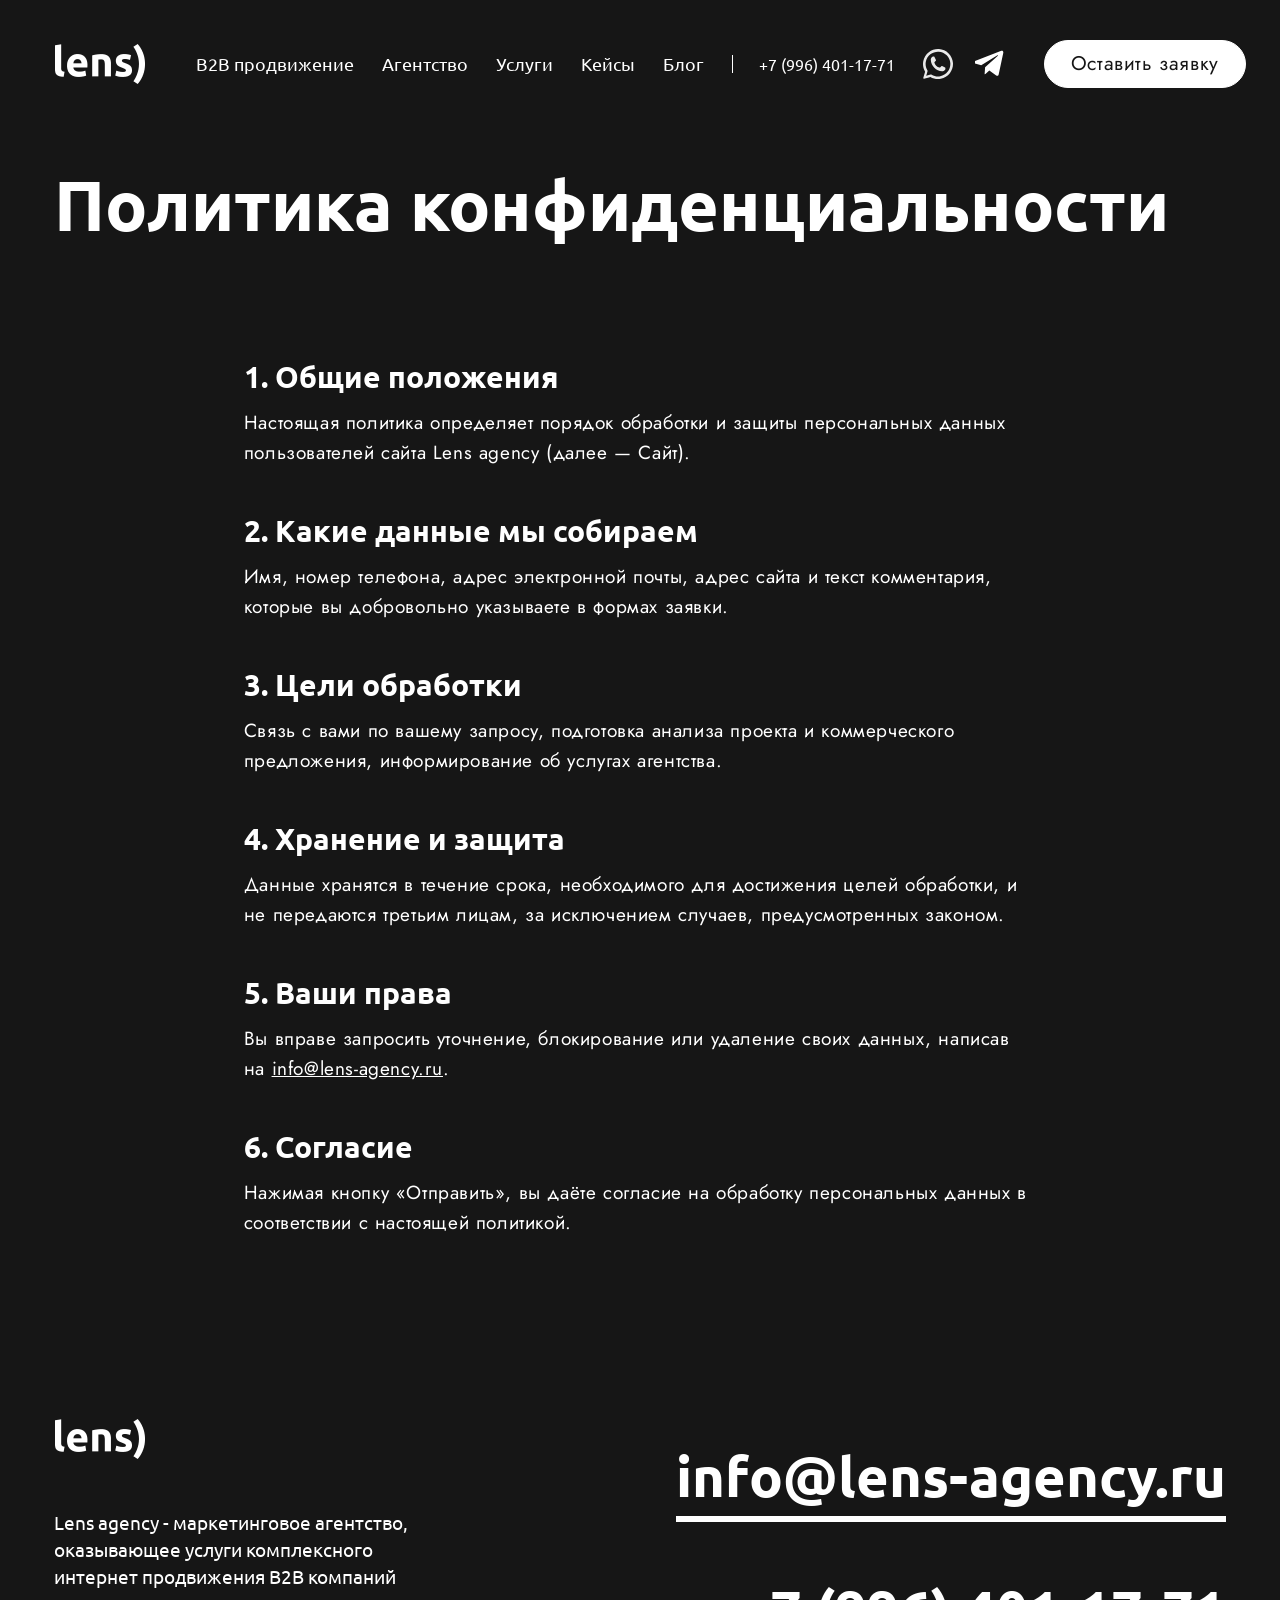
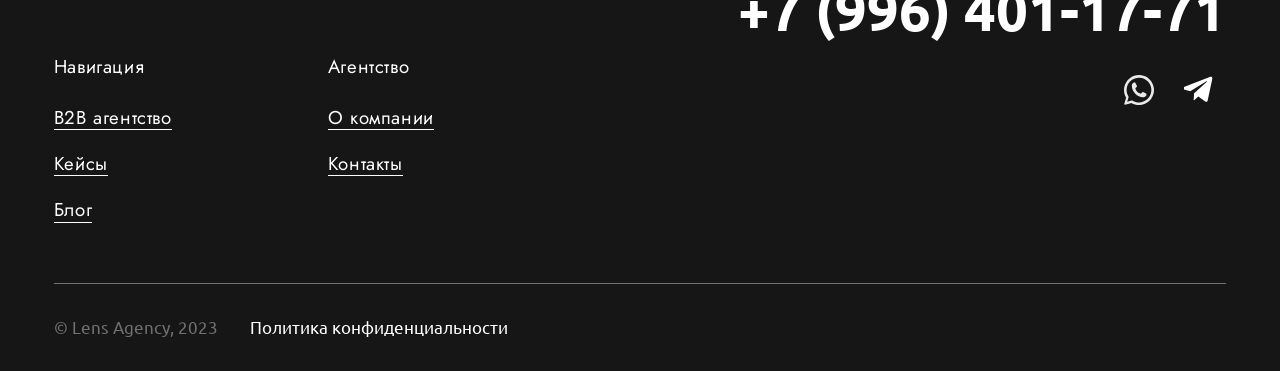
<file: privacy.html>
<!doctype html>
<html lang="ru">
<head>
<meta charset="utf-8">
<meta name="viewport" content="width=device-width,initial-scale=1">
<title>Политика конфиденциальности — Lens agency</title>
<meta name="description" content="Политика обработки персональных данных Lens agency.">
<meta name="theme-color" content="#161616">
<link rel="icon" href="assets/favicon.svg" type="image/svg+xml">
<link rel="preconnect" href="https://fonts.googleapis.com">
<link rel="preconnect" href="https://fonts.gstatic.com" crossorigin>
<link href="https://fonts.googleapis.com/css2?family=Jost:ital,wght@0,300;0,400;0,500;0,700;1,400&family=Ubuntu:wght@300;400;500;700&display=swap" rel="stylesheet">
<link rel="stylesheet" href="css/styles.css">
<link rel="stylesheet" href="css/pages.css">
<link rel="stylesheet" href="css/responsive.css">
</head>
<body class="p-privacy inner">
<header class="header" id="top">
 <div class="header__in">
  <a class="logo" href="index.html" aria-label="Lens agency"><img src="assets/img/logo.png" alt="lens)" width="92" height="42"></a>
  <nav class="nav"><a href="index.html">B2B продвижение</a><a href="about.html">Агентство</a><a href="index.html#services">Услуги</a><a href="index.html#cases">Кейсы</a><a href="index.html#blog">Блог</a><span class="nav__sep"></span><a class="header__phone" href="tel:+79964011771">+7 (996) 401-17-71</a></nav>
  <div class="header__soc">
   <a href="https://wa.me/79964011771" target="_blank" rel="noopener" aria-label="WhatsApp"><img class="inv" src="assets/icons/18.svg" alt=""></a>
   <a href="https://t.me/lens_agency" target="_blank" rel="noopener" aria-label="Telegram"><img src="assets/icons/18-1.svg" alt=""></a>
  </div>
  <a class="btn btn--sm" href="#lead" data-scroll>Оставить заявку</a>
  <button class="burger" aria-label="Меню" aria-expanded="false"><i></i><i></i><i></i></button>
 </div>
</header>
<div class="drawer" id="drawer" aria-hidden="true">
 <div class="drawer__bg"></div>
 <aside class="drawer__panel">
  <button class="drawer__close" aria-label="Закрыть"></button>
  <nav class="drawer__nav">
   <a href="index.html">B2B продвижение</a><a href="about.html">Агентство</a><a href="index.html#services">Услуги</a><a href="index.html#cases">Кейсы</a><a href="index.html#blog">Блог</a>
  </nav>
  <div class="drawer__bot">
   <a class="drawer__mail" href="mailto:info@lens-agency.ru">info@lens-agency.ru</a>
   <a class="drawer__phone" href="tel:+79964011771">+7 (996) 401-17-71</a>
   <div class="drawer__soc"><a href="https://wa.me/79964011771" target="_blank" rel="noopener" aria-label="WhatsApp"><img src="assets/icons/18-1.svg" style="display:none" alt=""><svg viewBox="0 0 24 24" width="24" height="24" fill="#fff"><path d="M12 2a10 10 0 0 0-8.6 15.1L2 22l5-1.3A10 10 0 1 0 12 2zm5.2 14.1c-.2.6-1.3 1.2-1.8 1.2-.5.1-1.1.1-3.6-.9-3-1.3-4.9-4.3-5-4.5-.1-.2-1.2-1.6-1.2-3s.8-2.1 1-2.4c.3-.3.6-.3.8-.3h.6c.2 0 .4 0 .6.5l.9 2.2c.1.2.1.4 0 .6l-.4.6-.4.5c-.1.2-.3.3-.1.6.2.3.8 1.4 1.8 2.2 1.2 1 2.2 1.4 2.5 1.5.3.1.5.1.6-.1l.9-1.1c.2-.3.4-.2.6-.1l2 1c.3.1.5.2.5.3.1.2.1.8-.1 1.3z"/></svg></a><a href="https://t.me/lens_agency" target="_blank" rel="noopener" aria-label="Telegram"><img src="assets/icons/18-1.svg" alt=""></a></div>
  </div>
 </aside>
</div>
<main><section class="wrap in-hero"><h1 class="rv">Политика конфиденциальности</h1></section><section class="wrap in-text rv">
<h2>1. Общие положения</h2><p>Настоящая политика определяет порядок обработки и защиты персональных данных пользователей сайта Lens agency (далее — Сайт).</p>
<h2>2. Какие данные мы собираем</h2><p>Имя, номер телефона, адрес электронной почты, адрес сайта и текст комментария, которые вы добровольно указываете в формах заявки.</p>
<h2>3. Цели обработки</h2><p>Связь с вами по вашему запросу, подготовка анализа проекта и коммерческого предложения, информирование об услугах агентства.</p>
<h2>4. Хранение и защита</h2><p>Данные хранятся в течение срока, необходимого для достижения целей обработки, и не передаются третьим лицам, за исключением случаев, предусмотренных законом.</p>
<h2>5. Ваши права</h2><p>Вы вправе запросить уточнение, блокирование или удаление своих данных, написав на <a href="mailto:info@lens-agency.ru">info@lens-agency.ru</a>.</p>
<h2>6. Согласие</h2><p>Нажимая кнопку «Отправить», вы даёте согласие на обработку персональных данных в соответствии с настоящей политикой.</p>
</section></main><footer class="footer">
 <div class="wrap">
  <div class="footer__top">
   <div class="footer__l">
    <a class="logo" href="index.html" aria-label="Lens agency"><img src="assets/img/logo.png" alt="lens)" width="92" height="42"></a>
    <p>Lens agency - маркетинговое агентство, оказывающее услуги комплексного интернет продвижения B2B компаний</p>
    <div class="footer__nav">
     <div><b>Навигация</b><a href="index.html">B2B агентство</a><a href="index.html#cases">Кейсы</a><a href="index.html#blog">Блог</a></div>
     <div><b>Агентство</b><a href="about.html">О компании</a><a href="contacts.html">Контакты</a></div>
    </div>
   </div>
   <div class="footer__r">
    <a class="footer__mail" href="mailto:info@lens-agency.ru">info@lens-agency.ru</a>
    <a class="footer__tel" href="tel:+79964011771">+7 (996) 401-17-71</a>
    <div class="footer__soc"><a href="https://wa.me/79964011771" target="_blank" rel="noopener" aria-label="WhatsApp"><img class="inv" src="assets/icons/18.svg" alt="" style="filter:invert(1)"></a><a href="https://t.me/lens_agency" target="_blank" rel="noopener" aria-label="Telegram"><img src="assets/icons/18-1.svg" alt=""></a></div>
   </div>
  </div>
  <div class="footer__bot"><span>© Lens Agency, 2023</span><a href="privacy.html">Политика конфиденциальности</a></div>
 </div>
</footer>
<script src="js/main.js"></script>
</body>
</html>
</file>
<file: css/styles.css>
/* ===== Lens agency — styles =====
   Макет: 1440 (desktop) / 1024 (tablet) / 390 (mobile).
   Шрифты: Ubuntu (заголовки), Jost (текст; оригинал — похоже на Gilroy, он платный,
   Jost ближе всего по форме, см. README). Для Jost добавлен letter-spacing. */

:root{
  --bg:#161616;
  --white:#fff;
  --card:#212121;
  --line:#707070;
  --field:#979797;
  --purple:#b330e0;
  --ls:.062em;
  --ease:cubic-bezier(.22,.8,.26,1);
  --pad:60px;
}
*{box-sizing:border-box;margin:0;padding:0}
html{scroll-behavior:smooth;-webkit-text-size-adjust:100%}
body{background:var(--bg);color:var(--white);font:400 20px/1.5 'Jost',sans-serif;letter-spacing:var(--ls);-webkit-font-smoothing:antialiased;overflow-x:hidden}
img{display:block;max-width:100%}
a{color:inherit;text-decoration:none}
ul{list-style:none}
button,input,textarea{font:inherit;letter-spacing:inherit;color:inherit}
.wrap{max-width:1440px;margin:0 auto;padding:0 var(--pad)}
.ubuntu,h1,h2,h3{font-family:'Ubuntu',sans-serif;letter-spacing:0}
h1{font-weight:700;font-size:69.5px;line-height:80px;letter-spacing:0}
h2{font-weight:700;font-size:63.5px;line-height:80px;letter-spacing:0}

/* ---------- buttons ---------- */
.btn{display:inline-flex;align-items:center;justify-content:center;gap:8px;height:56px;padding:0 34px;border-radius:28px;background:var(--white);color:var(--bg);font-size:20px;line-height:1;white-space:nowrap;border:1px solid var(--white);cursor:pointer;transition:background .3s var(--ease),color .3s var(--ease),transform .3s var(--ease),box-shadow .3s var(--ease)}
.btn:hover{background:transparent;color:var(--white);transform:translateY(-2px);box-shadow:0 10px 30px rgba(255,255,255,.12)}
.btn:active{transform:translateY(0)}
.btn--sm{height:48px;padding:0 26px;border-radius:24px;font-size:18px}
.btn--dark{background:var(--bg);color:var(--white);border-color:var(--bg);width:100%;height:60px;border-radius:30px}
.btn--dark:hover{background:transparent;color:var(--bg);box-shadow:0 10px 30px rgba(0,0,0,.18)}
.center{text-align:center}

/* ---------- header ---------- */
.header{position:relative;z-index:50;height:128px}
.header__in{display:flex;align-items:center;height:128px;padding:0 var(--pad);max-width:1440px;margin:0 auto}
.header--abs{position:absolute;left:0;right:0;top:0}
.logo{display:block;width:92px;height:42px;flex:none}
.logo img{width:92px;height:42px}
.nav{display:flex;align-items:center;margin-left:89px;font:400 18.4px/1 'Ubuntu',sans-serif;letter-spacing:0}
.nav a{position:relative;margin-right:39px;padding:6px 0;white-space:nowrap}
.nav a::after{content:"";position:absolute;left:0;bottom:0;height:1px;width:100%;background:currentColor;transform:scaleX(0);transform-origin:right;transition:transform .35s var(--ease)}
.nav a:hover::after{transform:scaleX(1);transform-origin:left}
.nav__sep{width:1px;height:18px;background:var(--white);margin-right:36px;flex:none}
.nav a.header__phone{font:400 16px/1 'Ubuntu',sans-serif;letter-spacing:0;white-space:nowrap;margin-right:0}
.header__soc{display:flex;align-items:center;margin-left:46px}
.header__soc a{display:block;width:30px;height:30px;margin-right:31px;transition:transform .3s var(--ease),opacity .3s}
.header__soc a:hover{transform:translateY(-3px) scale(1.08)}
.header__soc img{width:30px;height:30px}
.header__soc img.inv{filter:invert(1)}
.header .btn{margin-left:17px}
.burger{display:none;margin-left:auto;width:45px;height:45px;border-radius:50%;background:var(--white);border:0;cursor:pointer;position:relative;transition:transform .3s var(--ease)}
.burger:hover{transform:scale(1.08)}
.burger i{position:absolute;left:14px;width:17px;height:1.5px;background:var(--bg);border-radius:1px}
.burger i:nth-child(1){top:17px}.burger i:nth-child(2){top:22px}.burger i:nth-child(3){top:27px}
.header.is-stuck{position:fixed;top:0;left:0;right:0;height:84px;background:rgba(22,22,22,.86);backdrop-filter:blur(14px);-webkit-backdrop-filter:blur(14px);animation:drop .45s var(--ease)}
.header.is-stuck .header__in{height:84px}
@keyframes drop{from{transform:translateY(-100%)}to{transform:none}}
.header-ph{display:none}
.header.is-stuck + .header-ph{display:block}

/* drawer (mobile menu) */
.drawer{position:fixed;inset:0;z-index:100;visibility:hidden}
.drawer__bg{position:absolute;inset:0;background:rgba(0,0,0,.55);opacity:0;transition:opacity .4s var(--ease)}
.drawer__panel{position:absolute;top:0;right:0;bottom:0;width:255px;background:var(--white);color:var(--bg);padding:35px 25px 40px 24px;transform:translateX(100%);transition:transform .45s var(--ease);display:flex;flex-direction:column}
.drawer.is-open{visibility:visible}
.drawer.is-open .drawer__bg{opacity:1}
.drawer.is-open .drawer__panel{transform:none}
.drawer__close{align-self:flex-end;width:32px;height:32px;border:0;background:none;position:relative;cursor:pointer;margin-right:-4px}
.drawer__close::before,.drawer__close::after{content:"";position:absolute;left:-2px;top:15px;width:36px;height:1px;background:var(--bg);transform:rotate(45deg)}
.drawer__close::after{transform:rotate(-45deg)}
.drawer__nav{margin-top:42px;font-size:16px;line-height:1}
.drawer__nav a{display:block;padding:20px 0 19px 0}
.drawer__bot{margin-top:auto}
.drawer__mail{font:700 20px/1.2 'Ubuntu',sans-serif;letter-spacing:0;text-decoration:underline;text-underline-offset:4px;display:inline-block}
.drawer__phone{font:700 20px/1.2 'Ubuntu',sans-serif;letter-spacing:0;display:block;margin-top:24px}
.drawer__soc{display:flex;gap:9px;margin-top:22px}
.drawer__soc a{width:40px;height:40px;border-radius:50%;background:var(--bg);display:grid;place-items:center}
.drawer__soc img{width:22px;height:22px}

/* ---------- hero (home) ---------- */
.hero{position:relative;height:900px;background:var(--bg) url(../assets/img/hero-desktop.jpg) center top/1440px 900px no-repeat}
.hero__in{position:relative;padding-top:220px}
.hero h1{max-width:720px}
.chips{margin-top:50px;display:flex;flex-direction:column;align-items:flex-start;gap:20px;padding-left:4px}
.chip{display:inline-flex;align-items:center;height:40px;padding:0 17px 0 20px;border:1px solid rgba(255,255,255,.85);border-radius:20px;font-size:16px;line-height:1;gap:12px;transition:background .3s,transform .4s var(--ease)}
.chip svg{flex:none;width:16px;height:16px}
.chip:hover{background:rgba(255,255,255,.14);transform:translateX(8px)}
.lens-light{position:absolute;left:0;top:0;width:1440px;height:900px;pointer-events:none;mix-blend-mode:screen;opacity:.0}
.hero .lens-wrap{position:absolute;left:900px;top:340px;width:380px;height:520px;pointer-events:none}

/* clients */
.clients{display:flex;justify-content:center;align-items:center;gap:41px;height:90px;margin-top:0}
.clients img{height:auto;opacity:.95;transition:opacity .3s,transform .4s var(--ease)}
.clients img:hover{opacity:1;transform:translateY(-3px)}
.hero + .clients{margin-top:30px}

/* ---------- common sections ---------- */
section{position:relative}
.sec{padding-top:0}
.lead{font-size:32px;line-height:48px;text-align:center;max-width:780px;margin:0 auto}

/* not a conveyor */
.noconv h2{margin-top:0}
.cmp{display:flex;align-items:center;width:1098px;height:238px;margin:0 auto;border-radius:12px;padding:0 60px;font-size:26px;line-height:39px;position:relative}
.cmp + .cmp{margin-top:60px;margin-left:calc(50% - 546px)}
.cmp__ic{flex:none;width:90px;height:90px;border-radius:50%;display:grid;place-items:center;margin-right:40px}
.cmp__ic svg{width:26px;height:26px}
.cmp--bad{background:linear-gradient(104deg,#7a1f19 0%,#4c1b17 55%,#2a1716 100%);box-shadow:0 0 28px rgba(190,40,30,.28)}
.cmp--bad .cmp__ic{background:#df261c}
.cmp--good{background:linear-gradient(104deg,#1f6f2a 0%,#1d4f22 55%,#1b2918 100%);box-shadow:0 0 28px rgba(40,190,60,.28)}
.cmp--good .cmp__ic{background:#23b53a}
.cmp em{font-style:italic}

/* approach */
.grid3{display:grid;grid-template-columns:repeat(3,427px);column-gap:20px}
.step{padding-bottom:44px}
.step__h{display:flex;align-items:baseline;gap:20px;font-size:36px;line-height:1.2;padding-bottom:24px;border-bottom:1px solid var(--line)}
.step__h b{font:700 32px/1 'Ubuntu',sans-serif;letter-spacing:0}
.step p{margin-top:32px;font-size:20px;line-height:30px;max-width:380px}

/* forms (white sections) */
.light{background:var(--white);color:var(--bg)}
.formsec{display:grid;grid-template-columns:702px 538px;column-gap:60px;padding:120px var(--pad)}
.formsec h2{font-size:63.5px;line-height:75px}
.formsec__txt p{font-size:24px;line-height:30px;margin-top:30px;max-width:520px}
.form{display:flex;flex-direction:column;gap:20px}
.field{position:relative;display:block}
.field input,.field textarea{width:100%;height:60px;border:1px solid var(--field);border-radius:30px;background:transparent;padding:0 23px;font-size:20px;color:var(--bg);outline:0;transition:border-color .3s,box-shadow .3s}
.field textarea{height:142px;border-radius:20px;padding:20px 23px;resize:none}
.field input::placeholder,.field textarea::placeholder{color:var(--field);opacity:1}
.field input:focus,.field textarea:focus{border-color:var(--bg);box-shadow:0 0 0 3px rgba(22,22,22,.08)}
.field.is-bad input,.field.is-bad textarea{border-color:#d9261c;box-shadow:0 0 0 3px rgba(217,38,28,.1)}
.field--tel input{padding-left:74px}
.field--tel .flag{position:absolute;left:23px;top:23px;width:22px;height:14px;background:linear-gradient(#fff 33.3%,#1c3fa8 33.3% 66.6%,#d52b1e 66.6%);border-radius:1px}
.field--tel .caret{position:absolute;left:55px;top:28px;border:4px solid transparent;border-top:4px solid #9a9a9a;border-bottom:0}
.form .btn--dark.is-ok{background:#1f8a35;border-color:#1f8a35;color:#fff}
.note{font-size:13px;line-height:16px;color:#3b3b3b;letter-spacing:.02em;margin-top:-2px;max-width:500px}
.note a{text-decoration:none}
.form--wide .note a{text-decoration:underline}

/* services */
.svc{border-top:0}
.svc__row{display:grid;grid-template-columns:577px 1fr;padding:80px 0;border-bottom:1px solid var(--line);font-size:26px;line-height:52px}
.svc__row:last-of-type{border-bottom:0;padding-bottom:0}
.svc__row li{position:relative;padding-left:20px}
.svc__row li::before{content:"";position:absolute;left:0;top:25px;width:5px;height:5px;border-radius:50%;background:#fff}

/* niches */
.niches{display:grid;grid-template-columns:650px 650px;gap:20px;margin-left:0}
.niche{position:relative;height:304px;overflow:hidden;color:#fff}
.niche img{position:absolute;inset:0;width:100%;height:100%;object-fit:cover;transition:transform .8s var(--ease)}
.niche:hover img{transform:scale(1.06)}
.niche__t{position:relative;padding:36px 40px 0}
.niche h3{font:400 36px/56px 'Jost',sans-serif;letter-spacing:var(--ls)}
.niche p{font-size:20px;line-height:30px;margin-top:8px}

/* statement */
.statement{background:var(--white);color:#000;padding:100px 0}
.statement p{font:700 32px/47px 'Jost',sans-serif;max-width:980px;margin-left:174px}
.statement p + p{margin-top:47px}

/* features */
.feat{display:grid;grid-template-columns:650px 650px;column-gap:20px;row-gap:0}
.feat__i{padding-bottom:0;height:349px}
.feat__i img{width:80px;height:80px}
.feat__i h3{font:400 30px/1.2 'Jost',sans-serif;letter-spacing:var(--ls);margin-top:56px}
.feat__i p{font-size:18px;line-height:27px;margin-top:12px;max-width:600px}

/* tag */
.tag{display:inline-block;margin:6px 0 0 148px;padding:15px 20px 14px;background:var(--purple);border-radius:30px;color:#fff;font-size:18px;line-height:1.2;transform:rotate(-3.2deg);transform-origin:left center;transition:transform .5s var(--ease)}
.tag:hover{transform:rotate(0) scale(1.03)}

/* cases */
.sec-head{display:flex;justify-content:space-between;align-items:center}
.more{display:inline-flex;align-items:center;gap:8px;font-size:16px;margin-right:25px;transition:gap .3s var(--ease)}
.more:hover{gap:14px}
.arr{width:12px;height:12px;flex:none}
.case{display:grid;grid-template-columns:558px 1fr 107px;align-items:center;padding:60px 0 56px;border-bottom:1px solid var(--line);column-gap:0;transition:background .3s}
.case h3{font:500 36px/1.2 'Jost',sans-serif;letter-spacing:var(--ls)}
.case small{display:block;font-size:20px;line-height:1.2;margin-top:12px}
.case__tags{display:flex;gap:14px;margin-top:40px}
.case__tags span{display:inline-flex;align-items:center;height:40px;padding:0 15px;border:1px solid #fff;border-radius:20px;font-size:18px;line-height:1}
.case p{font-size:26px;line-height:33px;max-width:480px}
.case .btn{width:107px;padding:0}

/* pricing */
.price{display:grid;grid-template-columns:repeat(3,427px);column-gap:20px}
.price__c{background:var(--card);height:534px;text-align:center;padding:60px 40px 0;transition:transform .5s var(--ease),background .4s}
.price__c:hover{transform:translateY(-8px);background:#262626}
.price__c img{width:128px;height:128px;margin:0 auto}
.price__c h3{font:400 32px/1.2 'Jost',sans-serif;letter-spacing:var(--ls);margin-top:30px}
.price__v{font:400 30px/1.2 'Jost',sans-serif;margin-top:36px}
.price__c p{font-size:18px;line-height:30px;margin-top:24px}

/* ceo */
.ceo{display:grid;grid-template-columns:427px 1fr;column-gap:80px}
.ceo__photo{width:427px;height:592px;object-fit:cover;filter:grayscale(1)}
.ceo__bubble{position:relative;background:var(--white);color:var(--bg);width:797px;height:416px;padding:58px 60px 0;margin-left:0;transition:transform .5s var(--ease)}
.ceo__bubble:hover{transform:translateY(-4px)}
.ceo__bubble::after{content:"";position:absolute;left:-17px;bottom:-6px;width:50px;height:34px;background:var(--white);clip-path:polygon(100% 0,100% 100%,0 100%)}
.ceo__bubble h3{font-size:40px;line-height:1.1;color:#161616}
.ceo__bubble p{font-size:20px;line-height:30px;margin-top:15px;max-width:640px}
.ceo__bubble p + p{margin-top:12px}
.ceo__q{position:absolute;right:62px;top:-26px;font:700 150px/1 'Ubuntu',sans-serif;color:#444;letter-spacing:0}
.ceo__cap{font-style:italic;font-size:24px;line-height:36px;margin-top:70px;max-width:700px}

/* smi */
.smi__r{display:flex;align-items:center;gap:40px;padding:50px 0;border-bottom:1px solid var(--line)}
.smi__r:first-child{padding-top:0}
.smi__r:last-child{border-bottom:0}
.smi__r img{width:112px;height:112px;flex:none}
.smi__r h3{font-size:36px;line-height:1.2}
.smi__r p{font-size:22px;line-height:30px;margin-top:14px}

/* blog */
.blog{display:grid;grid-template-columns:repeat(3,427px);column-gap:20px}
.post img{width:427px;height:260px;object-fit:cover;transition:transform .8s var(--ease)}
.post .im{overflow:hidden}
.post:hover img{transform:scale(1.05)}
.post h3{font:700 24px/29px 'Jost',sans-serif;letter-spacing:var(--ls);margin-top:32px;min-height:58px}
.post p{font-size:19px;line-height:28px;margin-top:20px}
.post .more{margin:24px 0 0;font-size:16px;font-weight:500}

/* faq */
.faq__i{border-bottom:1px solid var(--line);cursor:pointer}
.faq__q{display:flex;justify-content:space-between;align-items:flex-start;padding:60px 0 54px;font-size:40px;line-height:46px;letter-spacing:var(--ls)}
.faq__q span:first-child{max-width:760px}
.faq__ic{position:relative;flex:none;width:50px;height:50px;margin-top:-6px}
.faq__ic::before,.faq__ic::after{content:"";position:absolute;background:#fff;transition:transform .5s var(--ease)}
.faq__ic::before{left:0;top:24px;width:50px;height:1px}
.faq__ic::after{left:24px;top:0;width:1px;height:50px}
.faq__i.is-open .faq__ic::before{transform:rotate(45deg) scaleX(.72)}
.faq__i.is-open .faq__ic::after{transform:rotate(45deg) scaleY(.72)}
.faq__a{display:grid;grid-template-rows:0fr;transition:grid-template-rows .55s var(--ease)}
.faq__a > div{overflow:hidden}
.faq__i.is-open .faq__a{grid-template-rows:1fr}
.faq__a p{font-size:22px;line-height:30px;max-width:990px;padding-bottom:50px}
.faq__a p + p{margin-top:-6px}

/* footer */
.footer{padding:100px 0 0}
.footer__top{display:grid;grid-template-columns:1fr 640px}
.footer__l p{font:400 18px/27px 'Ubuntu',sans-serif;letter-spacing:0;margin-top:34px;max-width:360px}
.footer__nav{display:flex;gap:0;margin-top:74px;font-size:18px}
.footer__nav div{width:274px}
.footer__nav b{display:block;font-weight:400;margin-bottom:22px}
.footer__nav a{display:table;border-bottom:1px solid #fff;margin-bottom:21px;line-height:1.25}
.footer__r{text-align:right}
.footer__mail{display:inline-block;font:700 70px/1.05 'Ubuntu',sans-serif;letter-spacing:0;border-bottom:7px solid #fff;padding-bottom:4px}
.footer__tel{display:block;font:700 70px/1.05 'Ubuntu',sans-serif;letter-spacing:0;margin-top:56px}
.footer__soc{display:flex;justify-content:flex-end;gap:30px;margin-top:40px;padding-right:12px}
.footer__soc img{width:30px;height:30px}
.footer__bot{display:flex;align-items:center;gap:32px;border-top:1px solid var(--line);margin-top:56px;height:90px;font:400 16px/1 'Ubuntu',sans-serif;letter-spacing:0}
.footer__bot span{color:#707070}

/* ---------- reveal ---------- */
.rv{opacity:0;transform:translateY(34px);transition:opacity .9s var(--ease),transform .9s var(--ease);transition-delay:var(--d,0s)}
.rv.is-in{opacity:1;transform:none}
@media (prefers-reduced-motion:reduce){.rv{opacity:1;transform:none;transition:none}*{animation:none!important}}

/* ---------- lens animation ---------- */
@keyframes floaty{0%,100%{transform:translateY(0) rotate(0)}50%{transform:translateY(-14px) rotate(.8deg)}}
@keyframes beam{0%,100%{opacity:.0}50%{opacity:.18}}

/* page-specific blocks are appended in pages.css */

.br-m{display:none}
</file>
<file: css/pages.css>
/* ===== Lens — page layouts (desktop 1440). Вертикальные отступы подогнаны под макет. ===== */

/* --- typography fitted to the mockup (Jost + letter-spacing .03em) --- */
:root{--ls:.03em}
.lead{font-size:33.5px;line-height:48px;max-width:742px}
.chip{font-size:16.6px}
@media (min-width:1440px){
body:not(.home) .header .btn{margin-left:2px}
}
.cmp{font-size:28px}
.cmp p{max-width:800px}
.step__h{font-size:42.5px}
.step__h b{font-size:34px}
.step p{font-size:21.4px}
.svc__row{font-size:27.5px}
.niche h3{font-size:37.6px}
.niche p{font-size:21.3px;max-width:none}
.statement p{font-size:34.4px}
.feat__i h3{font-size:30.7px}
.feat__i p{font-size:19px}
.feats__sub,.pricing__sub{font-size:21px;line-height:30px}
.case h3{font-size:37.2px}
.case small{font-size:21.7px}
.case p{font-size:26.9px}
.price__c h3{font-size:35.4px}
.price__v{font-size:33px}
.price__c p{font-size:20.6px}
.ceo__bubble p{font-size:20.6px}
.ceo__cap{font-size:24px}
.smi__r p{font-size:21.2px}
.post h3{font-size:22.9px}
.post p{font-size:18.8px}
.faq__q{font-size:38.7px}
.faq__a p{font-size:21.1px}
.btn{font-size:19.8px}
.field input,.field textarea{font-size:19.8px}
.note{font-size:12.2px;max-width:486px}
.formsec__txt p{font-size:20.6px}

/* --- vertical rhythm (home) --- */
.hero + .clients{margin-top:30px}
.s-lead{padding-top:136px}
.noconv{padding-top:147px}
.noconv h2{margin-bottom:75px}
.cmp{margin-left:auto;margin-right:auto}
.cmp + .cmp{margin-left:auto}
.cta{margin-top:80px}
.noconv .cta{margin-top:79px}
.approach{padding-top:147px;padding-bottom:87px}
.approach .grid3{margin-top:78px}
.step{padding-bottom:63px}
.step__h{padding-bottom:30px;line-height:43px}
.step p{margin-top:30px;max-width:398px}
.formsec{padding-top:120px;padding-bottom:100px}
.formsec h2{margin-top:-24px}
.svc{padding-top:147px}
.svc h2{margin-bottom:-2px}
.svc__row{padding:78px 0}
.svc__row:nth-last-child(2){border-bottom:0;padding-bottom:78px}
.svc .cta{margin-top:4px}
.nich{padding-top:149px}
.nich h2{margin-bottom:75px}
.statement{margin-top:150px;padding:101px 0 99px}
.statement p{max-width:972px;margin-left:174px;line-height:47px}
.statement p + p{max-width:860px}
.feats{padding-top:147px;padding-bottom:70px}
.feats__sub{margin-top:27px;margin-bottom:78px}
.feat__i{height:349px}
.feat__i img{width:80px;height:80px}
.feat__i h3{margin-top:53px;line-height:38px}
.feat__i p{margin-top:19px;line-height:27px;max-width:545px}
.formsec--share{padding-bottom:95px}
.formsec--share .formsec__txt h2{margin-top:-19px}
.formsec--share .formsec__txt p{margin-top:38px;line-height:30px}
.cases{padding-top:150px}
.cases h2{margin-bottom:0}
.cases .sec-head{margin-bottom:13px}
.case{padding:62px 0 60px;grid-template-columns:558px 1fr auto}
.case:last-child{border-bottom:0}
.case h3{line-height:43px}
.case small{line-height:24px;margin-top:15px}
.case__tags{margin-top:42px}
.pricing{padding-top:89px}
.pricing__sub{margin-top:26px;margin-bottom:60px}
.price__c{padding-top:54px}
.price__c h3{margin-top:60px;line-height:38px}
.price__v{margin-top:35px;line-height:36px}
.price__c p{margin-top:31px;line-height:30px}
.ceo-sec{padding-top:150px}
.ceo__bubble{padding:52px 60px 0}
.ceo__bubble h3{line-height:44px}
.ceo__bubble p{margin-top:40px}
.ceo__bubble p + p{margin-top:10px}
.ceo__cap{margin-top:65px;line-height:36px}
.ceo-sec .cta{margin-top:79px}
.smi{padding-top:147px}
.smi h2{margin-bottom:77px}
.smi__r:last-child{padding-bottom:0}
.smi__r h3{line-height:43px}
.smi__r p{margin-top:15px}
.blog-sec{padding-top:147px}
.blog-sec h2{margin-bottom:0}
.blog-sec .sec-head{margin-bottom:75px}
.post h3{margin-top:30px}
.post p{margin-top:14px;min-height:84px;line-height:28px}
.post .more{margin-top:0}
.faq{padding-top:147px;padding-bottom:0}
.faq h2{margin-bottom:35px}
.faq__q{padding:42px 0 39px;line-height:46px}
.faq__i.is-open .faq__a{margin-top:-10px}
.faq__a > div{padding-bottom:0}
.faq__i.is-open .faq__a > div{padding-bottom:39px}
.faq__a p{padding-bottom:0}
.faq__a p + p{margin-top:30px}
.formsec--final{margin-top:110px;padding-bottom:96px}
.footer{padding-top:80px}
.footer__l p{margin-top:49px}
.footer__nav{margin-top:63px}
.footer__nav b{margin-bottom:25px}
.footer__nav a{margin-bottom:22px}
.footer__r{margin-top:25px;display:flex;flex-direction:column;align-items:flex-end}
.footer__mail{line-height:74px;font-size:63.8px;border-bottom-width:6px;padding-bottom:8px}
.footer__tel{margin-top:55px;line-height:74px;font-size:63.8px}
.footer__soc{margin-top:33px}
.footer__bot{margin-top:38px;height:88px}

/* ===================== ABOUT & CONTACTS (Ubuntu body) ===================== */
body.about main,body.contacts main{font-family:'Ubuntu',sans-serif;letter-spacing:0}
body.about .formsec2,body.contacts .formsec2{font-family:'Ubuntu',sans-serif}

.a-hero{position:relative;display:block;height:699px}
.a-hero__txt{padding-top:130px}
.a-hero h1{font-size:64.8px;line-height:74px;letter-spacing:0;max-width:880px}
.a-hero p{font-size:21.2px;font-weight:300;line-height:28px;margin-top:37px;max-width:408px}
.ring{position:absolute;left:950px;top:112px;width:410px;height:420px}
.ring__dots{position:absolute;inset:0;width:100%;height:100%;animation:spin 16s linear infinite}
.ring__check{position:absolute;left:50%;top:50%;width:100px;height:100px;margin:-50px 0 0 -48px;animation:pulse 3.2s ease-in-out infinite}
@keyframes spin{to{transform:rotate(360deg)}}
@keyframes pulse{0%,100%{transform:scale(1)}50%{transform:scale(1.07)}}

.a-mission{position:relative;height:520px;padding-top:0}
.a-mission h2{font-size:59.4px;line-height:75px;letter-spacing:0}
.a-mission p{font:300 32px/38px 'Ubuntu',sans-serif;margin-top:34px;max-width:680px}
.glow{position:absolute;left:640px;top:-97px;width:700px;height:710px;pointer-events:none;-webkit-mask-image:linear-gradient(90deg,transparent 0,#000 22%);mask-image:linear-gradient(90deg,transparent 0,#000 22%);animation:glow 6s ease-in-out infinite}
@keyframes glow{0%,100%{opacity:.85;transform:scale(1)}50%{opacity:1;transform:scale(1.06)}}

.a-rating{position:relative;padding-bottom:35px}
.a-rating h2{font-size:59.4px;line-height:75px;letter-spacing:0}
.a-rating > p{font:300 32px/38px 'Ubuntu',sans-serif;margin-top:30px}
.a-rating__box{background:var(--white);color:var(--bg);height:450px;margin-top:53px;text-align:center;padding-top:132px}
.a-rating__box h3{font-size:59.4px;line-height:70px;letter-spacing:0}
.a-rating__box p{font-size:29.5px;line-height:35px;margin-top:26px;max-width:1100px;margin-left:auto;margin-right:auto}
.chev{display:block;width:80px;height:140px;margin:32px auto 0;animation:nudge 2.4s ease-in-out infinite}
@keyframes nudge{0%,100%{transform:translateY(0)}50%{transform:translateY(10px)}}

.formsec2{padding:70px 0 95px}
.formsec2 h2{font-size:59.3px;line-height:80px;letter-spacing:0}
.form--wide{display:grid;grid-template-columns:648px 649px;column-gap:23px;margin-top:36px}
.form--wide .fcol{display:flex;flex-direction:column;gap:11px}
.form--wide .fcol:last-child{gap:21px}
.form--wide .field textarea{height:142px}
.form--wide .btn--dark{height:60px}
.form--wide .note{margin-top:-8px}
.form--wide .field input{padding:0 23px}

.c-hero{display:grid;grid-template-columns:1fr 380px;height:472px}
.c-hero__txt{padding-top:70px}
.c-hero h1{font-size:64.8px;line-height:80px;letter-spacing:0}
.c-hero p{font-size:21.4px;line-height:28px;margin-top:62px}
.phone-big{width:355px;height:295px;margin:77px 0 0 -42px;animation:wiggle 5s ease-in-out infinite;transform-origin:70% 60%}
@keyframes wiggle{0%,86%,100%{transform:rotate(0)}89%{transform:rotate(-7deg)}92%{transform:rotate(6deg)}95%{transform:rotate(-4deg)}98%{transform:rotate(2deg)}}
.c-info{display:flex;align-items:flex-start;height:312px}
.c-info__i{display:flex;flex-direction:column;align-items:center;flex:none}
.c-info__i > img{width:44px;height:44px;object-fit:contain}
.c-info__i:nth-child(1){width:196px;margin-left:2px}
.c-info__i:nth-child(2){width:272px;margin-left:143px}
.c-info__i:nth-child(3){width:150px;margin-left:190px}
.c-info__i:nth-child(4){width:230px;margin-left:133px;align-items:flex-start}
.c-info__i:nth-child(4) > img{margin-left:62px}
.c-tel{margin-top:30px;font:700 22.6px/1.2 'Ubuntu',sans-serif;text-decoration:underline;text-underline-offset:5px;text-decoration-thickness:3px;white-space:nowrap}
.c-mail{margin-top:34px;font:700 22.9px/1.2 'Ubuntu',sans-serif;white-space:nowrap;transition:opacity .3s}
.c-mail:hover,.c-tel:hover{opacity:.7}
.c-soc{display:flex;gap:14px;margin-top:34px}
.c-soc a{width:40px;height:40px;transition:transform .3s var(--ease)}
.c-soc a:hover{transform:translateY(-4px) rotate(-6deg)}
.c-soc img{width:40px;height:40px}
.c-hours{margin-top:29px;font:400 22.1px/29px 'Ubuntu',sans-serif;white-space:nowrap}
.c-hours b{font-weight:700}

/* tag: наклон не должен перебиваться .rv */
.tag{font-size:18.6px;transform:rotate(-2.4deg);opacity:0;animation:tagIn .9s .2s var(--ease) forwards}
@keyframes tagIn{from{opacity:0;transform:rotate(-8deg) translateY(20px)}to{opacity:1;transform:rotate(-2.4deg)}}
.formsec--share .formsec__txt p{max-width:500px}
.case__tags span{font-size:19px;padding:0 16px}

.pricing__sub{max-width:990px}
.price__c p{max-width:290px;margin-left:auto;margin-right:auto}

.ceo__bubble p:first-of-type{max-width:520px}
.ceo__bubble::after{left:-19px;bottom:-7px;width:60px;height:36px}

.post p{font-size:18.3px;letter-spacing:.012em}
.faq__q span:first-child{max-width:840px}
.faq__i.is-open .faq__ic::before{transform:rotate(45deg)}
.faq__i.is-open .faq__ic::after{transform:rotate(45deg)}
.faq__q{letter-spacing:.02em}

.formsec--final .formsec__txt p{max-width:740px}
.faq__i:last-child{border-bottom:0}
.faq__q{font-weight:500}

body.home .footer__tel{font-size:58.5px}
.footer__nav{font-size:18.6px}
.footer__l p{font-size:18.8px}
.footer__bot{font-size:16.8px}

/* footer on about/contacts is taller than on home */
body.about .footer,body.contacts .footer{padding-top:90px}
body.about .footer__r,body.contacts .footer__r{margin-top:-9px}
body.about .footer__nav,body.contacts .footer__nav{margin-top:44px}
body.about .footer__bot,body.contacts .footer__bot{margin-top:77px;height:176px;align-items:flex-start;padding-top:35px}

/* header on about/contacts: smaller nav type, per mockup */
@media (min-width:1440px){
body:not(.home) .nav{font-size:17.2px}
body:not(.home) .nav a{margin-right:47px}
body:not(.home) .nav a:nth-child(1){margin-right:49px}
body:not(.home) .nav a:nth-child(2){margin-right:46.5px}
body:not(.home) .nav a:nth-child(3){margin-right:44.5px}
body:not(.home) .nav a:nth-child(4){margin-right:42.5px}
body:not(.home) .nav a.header__phone{font-size:18px;margin-right:0}
body:not(.home) .nav__sep{margin-right:38px;margin-left:-2px}
}

@media (min-width:1440px){
body:not(.home) .nav a:nth-child(5){margin-right:32px}
body:not(.home) .header__soc{margin-left:31px}
}

.a-rating__box p{max-width:1200px}
.chev{transform:translateX(-18px)}
@keyframes nudge{0%,100%{transform:translate(-18px,0)}50%{transform:translate(-18px,10px)}}

/* contacts-specific tuning */
body.contacts .c-hero__txt{padding-top:95px}
body.contacts .c-hero p{margin-top:48px}
body.contacts .phone-big{margin-left:-20px;margin-top:70px}
body.contacts .c-info{height:312px}
body.contacts .c-info__i > img{width:48px;height:48px}
body.contacts .formsec2{padding:23px 0 108px}
body.contacts .form--wide{margin-top:16px}
body.contacts .formsec2 h2{margin-top:0}
body.contacts .footer{padding-top:71px}
body.contacts .footer__bot{height:154px;margin-top:46px;padding-top:36px;align-items:flex-start}
body.contacts .footer__nav{margin-top:27px}

/* ===== внутренние страницы: кейсы, блог, политика ===== */
.in-hero{padding-top:36px;padding-bottom:70px}
.in-hero h1{font-size:69.5px;line-height:80px}
.in-hero p{font-size:21px;line-height:30px;margin-top:22px;max-width:560px}
.in-list{padding-bottom:40px}
.in-case{display:grid;grid-template-columns:420px 1fr;column-gap:80px;padding:60px 0;border-top:1px solid var(--line)}
.in-case h2{font-size:44px;line-height:52px}
.in-case small{display:block;font-size:20px;margin-top:10px}
.in-case .case__tags{margin-top:28px}
.in-case__lead{font-size:26px;line-height:34px}
.in-case__b p + p{font-size:19px;line-height:30px;margin-top:20px;max-width:760px}
.in-res{margin-top:30px;display:flex;flex-wrap:wrap;gap:14px}
.in-res li{border:1px solid #fff;border-radius:26px;padding:10px 22px;font-size:17px;transition:background .3s,color .3s}
.in-res li:hover{background:#fff;color:var(--bg)}
.in-post{display:grid;grid-template-columns:520px 1fr;column-gap:60px;padding:50px 0;border-top:1px solid var(--line)}
.in-post .im{overflow:hidden}
.in-post img{width:100%;height:320px;object-fit:cover;transition:transform .8s var(--ease)}
.in-post:hover img{transform:scale(1.05)}
.in-post h2{font-size:38px;line-height:46px}
.in-post p{font-size:19px;line-height:30px;margin-top:20px}
.in-post .more{margin:26px 0 0;font-size:17px}
.in-text{max-width:900px;padding-bottom:40px}
.in-text h2{font-size:30px;line-height:38px;margin-top:44px}
.in-text p{font-size:19px;line-height:30px;margin-top:12px}
.in-text a{text-decoration:underline}
.inner .in-case:target,.inner .in-post:target{animation:flash 1.6s ease}
@keyframes flash{0%{background:rgba(255,255,255,.12)}100%{background:transparent}}
.inner .footer{margin-top:60px}
</file>
<file: css/responsive.css>
/* ===== Lens — адаптив ===================================================
   ≥1440  — макет 1440 (pages.css)
   1024–1439 — тот же десктоп, но сетки резиновые
   768–1023  — планшет (макет 768)
   ≤767      — мобильный (макет 390)
   ===================================================================== */

/* ---------- 1) резиновый десктоп ≤1439 ---------- */
@media (max-width:1439px){
  :root{--pad:clamp(24px,4.2vw,60px)}
  .header__in{padding:0 var(--pad)}
  main{overflow-x:clip}
  .nav{margin-left:50px}
  .nav a{margin-right:28px}
  .nav__sep{margin-right:26px}
  .header__soc{margin-left:28px}
  .header__soc a{margin-right:22px}
  .hero{background-size:cover}
  .hero .lens-wrap{display:none}
  .clients{flex-wrap:wrap;gap:20px 4vw;height:auto;padding:0 var(--pad)}
  .grid3,.price,.blog{grid-template-columns:repeat(3,minmax(0,1fr))}
  .grid3{column-gap:2vw}
  .step p{max-width:none}
  .cmp{width:min(1098px,100%)}
  .formsec{grid-template-columns:minmax(0,1.3fr) minmax(0,1fr);column-gap:4vw}
  .niches{grid-template-columns:repeat(2,minmax(0,1fr))}
  .feat{grid-template-columns:repeat(2,minmax(0,1fr))}
  .statement p{margin-left:clamp(0px,12vw,174px)}
  .case{grid-template-columns:minmax(0,.9fr) minmax(0,1fr) auto}
  .ceo{grid-template-columns:minmax(0,427px) minmax(0,1fr);column-gap:5vw}
  .ceo__photo{width:100%;height:auto;aspect-ratio:427/592}
  .ceo__bubble{width:100%;height:auto;min-height:416px;padding-bottom:50px}
  .post img{width:100%;height:auto;aspect-ratio:427/260}
  .footer__top{grid-template-columns:1fr auto}
  .footer__mail,.footer__tel{font-size:clamp(34px,4.4vw,63.8px)!important;line-height:1.15!important}
  .form--wide{grid-template-columns:repeat(2,minmax(0,1fr))}
  .a-hero{grid-template-columns:1fr}
  .a-hero h1{max-width:min(880px,60vw)}
  .ring{left:auto;right:var(--pad)}
  .glow{left:auto;right:0}
  .c-info{flex-wrap:wrap;height:auto;gap:40px 0;padding-bottom:60px}
  .c-info__i:nth-child(n){margin-left:0;width:50%;align-items:center}
  .c-info__i:nth-child(4) > img{margin-left:0}
  .c-hours{text-align:left}
}

@media (max-width:1279px){
  .nav__sep,.nav a.header__phone,.header__soc{display:none}
  .header .btn{margin-left:auto}
}

/* ---------- 2) планшет ≤1023 (768) ---------- */
@media (max-width:1023px){
  :root{--pad:50px}
  h1{font-size:46.8px;line-height:47.5px}
  h2{font-size:39.7px;line-height:50px}
  .btn{height:44px;padding:0 24px;font-size:14px;border-radius:22px}
  .btn--sm{height:36px;padding:0 20px;font-size:14px;border-radius:18px}
  .btn--dark{height:50px;border-radius:25px;font-size:15px}

  /* header */
  .header{height:104px}
  .header__in{height:104px;padding:0 47px 0 61px}
  .logo,.logo img{width:62px;height:28px}
  .nav{margin-left:25px;font-size:14px}
  .nav a{margin-right:27px}
  .nav__sep,.nav a.header__phone,.header__soc{display:none}
  .header .btn{margin-left:auto}
  .header.is-stuck,.header.is-stuck .header__in{height:72px}

  /* hero */
  .hero{height:600px;background-image:url(../assets/img/hero-tablet.jpg);background-size:768px 602px;background-position:center top}
  .hero__in{padding-top:140px}
  .hero h1{max-width:470px}
  .chips{margin-top:32px;gap:21px;padding-left:3px}
  .chip{height:42px;font-size:14.8px;padding:0 20px 0 18px;border-radius:21px}
  .clients{justify-content:space-between;gap:0;margin-top:0;padding:0 50px;height:56px;margin-top:33px}
  .clients img{height:56px;width:auto}
  .hero + .clients{margin-top:33px}
  .s-lead{padding-top:100px}
  .lead{font-size:25.7px;line-height:38.5px;max-width:560px}

  .noconv{padding-top:100px}
  .noconv h2{margin-bottom:46px}
  .cmp{height:auto;min-height:130px;padding:28px 36px;font-size:18px;line-height:27px;border-radius:10px}
  .cmp + .cmp{margin-top:32px}
  .cmp__ic{width:54px;height:54px;margin-right:24px}
  .cmp__ic svg{width:16px;height:16px}
  .cmp p{max-width:none}
  .cta,.noconv .cta,.svc .cta,.ceo-sec .cta{margin-top:45px}

  .approach{padding-top:100px;padding-bottom:40px}
  .approach .grid3{margin-top:48px;grid-template-columns:repeat(2,minmax(0,1fr));column-gap:20px}
  .step{padding-bottom:40px}
  .step__h{font-size:26px;line-height:32px;padding-bottom:16px;gap:14px}
  .step__h b{font-size:21px}
  .step p{font-size:13.5px;line-height:20.5px;margin-top:22px}

  .formsec{display:block;padding:70px 50px 60px}
  .formsec h2{font-size:39.7px;line-height:46px;margin-top:0;max-width:560px}
  .b2{display:none}
  .formsec__txt p{font-size:13.8px;line-height:17px;margin-top:14px;max-width:520px}
  .formsec .form,.formsec > div:last-child{max-width:368px;margin:38px 0 0 auto;margin-right:auto;margin-left:calc(50% - 184px + 0px)}
  .field input,.field textarea{height:45px;border-radius:23px;font-size:14px;padding:0 17px}
  .field--tel input{padding-left:55px}
  .field--tel .flag{left:17px;top:15px;width:17px;height:11px}
  .field--tel .caret{left:42px;top:20px;border-width:3px}
  .field textarea{height:100px;border-radius:15px;padding:14px 17px}
  .form{gap:15px}
  .note{font-size:9.6px;line-height:11px;max-width:370px}
  .formsec--share .formsec__txt h2{margin-top:0}
  .tag{margin:12px 0 0 56px;font-size:13px;padding:11px 15px 10px}

  .svc{padding-top:100px}
  .svc__row{grid-template-columns:minmax(0,.9fr) minmax(0,1fr);padding:42px 0;font-size:17.2px;line-height:30px}
  .svc__row li{padding-left:16px}
  .svc__row li::before{top:13px}

  .nich{padding-top:100px}
  .nich h2{margin-bottom:46px}
  .niches{gap:12px}
  .niche{height:158px}
  .niche__t{padding:18px 18px 0}
  .niche h3{font-size:22px;line-height:32px}
  .niche p{font-size:12.4px;line-height:15px;margin-top:4px}
  .statement{margin-top:100px;padding:60px 0}
  .statement p{font-size:19.5px;line-height:26.5px;margin-left:0;max-width:600px}
  .statement p + p{margin-top:26px;max-width:540px}

  .feats{padding-top:100px}
  .feats__sub{font-size:13.2px;line-height:19px;margin:18px 0 48px;max-width:420px}
  .feat__i{height:auto;padding-bottom:50px}
  .feat__i img{width:44px;height:44px}
  .feat__i h3{font-size:18.5px;line-height:25px;margin-top:30px}
  .feat__i p{font-size:11.6px;line-height:15px;margin-top:12px;max-width:300px}

  .cases{padding-top:100px}
  .sec-head h2{margin:0}
  .more{font-size:9.6px;margin-right:0}
  .case{grid-template-columns:minmax(0,1fr) minmax(0,1fr) auto;padding:34px 0;column-gap:30px}
  .case h3{font-size:22.5px;line-height:28px}
  .case small{font-size:13.2px;line-height:17px;margin-top:8px}
  .case__tags{margin-top:28px;gap:9px}
  .case__tags span{height:26px;font-size:11.5px;padding:0 10px;border-radius:13px}
  .case p{font-size:10.4px;line-height:12.5px;max-width:200px}
  .case .btn{width:66px;height:30px;font-size:9.6px;padding:0}
  .case .btn--sm{height:30px;font-size:9.6px}

  .pricing{padding-top:80px}
  .pricing__sub{font-size:13.2px;line-height:17px;margin:18px 0 36px}
  .price{column-gap:10px}
  .price__c{height:300px;padding:30px 14px 0}
  .price__c img{width:68px;height:68px}
  .price__c h3{font-size:17px;line-height:24px;margin-top:28px}
  .price__v{font-size:17.5px;line-height:23px;margin-top:20px}
  .price__c p{font-size:10.5px;line-height:17px;margin-top:20px;max-width:none}

  .ceo-sec{padding-top:90px}
  .ceo{grid-template-columns:minmax(0,.4fr) minmax(0,.6fr);column-gap:14px}
  .ceo__bubble{padding:30px 22px 20px;min-height:0}
  .ceo__bubble h3{font-size:22.5px;line-height:28px}
  .ceo__bubble p{font-size:10.8px;line-height:14.5px;margin-top:16px;max-width:none}
  .ceo__bubble p:first-of-type{max-width:none}
  .ceo__bubble p + p{margin-top:6px}
  .ceo__q{font-size:80px;right:22px;top:-12px}
  .ceo__cap{font-size:13px;line-height:19px;margin-top:30px}

  .smi{padding-top:90px}
  .smi h2{margin-bottom:46px}
  .smi__r{padding:30px 0;gap:25px}
  .smi__r img{width:67px;height:67px}
  .smi__r h3{font-size:19px;line-height:26px}
  .smi__r p{font-size:12px;line-height:17px;margin-top:6px}

  .blog-sec{padding-top:90px}
  .blog-sec .sec-head{margin-bottom:46px}
  .blog{column-gap:9px}
  .post h3{font-size:12.6px;line-height:16px;margin-top:14px;min-height:32px}
  .post p{font-size:10px;line-height:13px;min-height:40px;margin-top:8px}
  .post .more{font-size:9.5px;margin-top:6px}

  .faq{padding-top:90px}
  .faq h2{margin-bottom:24px}
  .faq__q{font-size:21px;line-height:26px;padding:26px 0 24px}
  .faq__q span:first-child{max-width:560px}
  .faq__ic{width:30px;height:30px;margin-top:-2px}
  .faq__ic::before{top:14px;width:30px}
  .faq__ic::after{left:14px;height:30px}
  .faq__a p{font-size:12.4px;line-height:17px}
  .faq__i.is-open .faq__a > div{padding-bottom:24px}
  .formsec--final{margin-top:70px}

  .footer{padding-top:60px}
  .footer__top{grid-template-columns:1fr 1fr}
  .footer__l p{font-size:11px;line-height:17px;margin-top:20px;max-width:230px}
  .footer__nav{margin-top:34px;font-size:11px}
  .footer__nav div{width:130px}
  .footer__nav b{margin-bottom:12px}
  .footer__nav a{margin-bottom:12px}
  .footer__mail{font-size:29px!important;border-bottom-width:3px}
  .footer__tel{font-size:29px!important;margin-top:24px}
  .footer__soc{margin-top:20px}
  .footer__soc img{width:20px;height:20px}
  .footer__bot{margin-top:30px;height:60px;font-size:10px}

  /* about / contacts */
  .a-hero{height:auto;padding-bottom:40px}
  .a-hero__txt{padding-top:70px;max-width:400px}
  .a-hero h1{font-size:34px;line-height:40px;max-width:420px}
  .a-hero p{font-size:12px;line-height:17px;margin-top:20px;max-width:220px}
  .ring{position:absolute;right:50px;top:75px;width:210px;height:215px}
  .ring__check{width:54px;height:54px;margin:-27px 0 0 -26px}
  .a-mission{height:auto;padding-top:50px;padding-bottom:60px}
  .a-mission h2,.a-rating h2{font-size:32px;line-height:40px}
  .a-mission p{font-size:17px;line-height:22px;margin-top:20px;max-width:330px}
  .glow{width:420px;height:auto;right:-60px;top:-40px;opacity:.9}
  .a-rating{padding-bottom:30px}
  .a-rating > p{font-size:17px;line-height:22px;margin-top:16px}
  .a-rating__box{height:230px;margin-top:28px;padding:62px 24px 0}
  .a-rating__box h3{font-size:30px;line-height:36px}
  .a-rating__box p{font-size:15px;line-height:20px;margin-top:14px}
  .chev{width:42px;height:74px;margin-top:20px}
  .formsec2{padding:50px 0 60px}
  .formsec2 h2{font-size:34px;line-height:42px}
  .form--wide{grid-template-columns:1fr;row-gap:14px;margin-top:24px;max-width:none}
  .form--wide .fcol,.form--wide .fcol:last-child{gap:14px}
  .form--wide .field textarea{height:100px}
  .c-hero{height:auto;grid-template-columns:1fr;padding-bottom:20px;position:relative}
  .c-hero__txt{padding-top:60px}
  .c-hero h1{font-size:34px;line-height:42px}
  .c-hero p{font-size:12px;line-height:17px;margin-top:26px}
  .phone-big{position:absolute;right:50px;top:30px;width:170px;height:auto;margin:0}
  .c-info{gap:34px 0;padding-top:30px;padding-bottom:50px}
  .c-tel,.c-mail{font-size:14px;margin-top:18px}
  .c-hours{font-size:13px;line-height:17px;margin-top:16px}
  .c-info__i > img{width:34px;height:34px}
  .c-soc{margin-top:18px}
  .c-soc a,.c-soc img{width:30px;height:30px}
  body.about .footer,body.contacts .footer{padding-top:60px}
  body.about .footer__bot,body.contacts .footer__bot{height:60px;margin-top:30px;padding-top:0;align-items:center}
  body.about .footer__r,body.contacts .footer__r,body.about .footer__nav,body.contacts .footer__nav{margin-top:0}
  body.about .footer__nav,body.contacts .footer__nav{margin-top:34px}
}

/* ---------- 3) мобильный ≤767 (390) ---------- */
@media (max-width:767px){
  :root{--pad:25px}
  body{font-size:14px}
  h1{font-size:31.6px;line-height:33px}
  h2{font-size:28px;line-height:35px}
  .br-m{display:inline}
  .btn{height:42px;padding:0 33px;font-size:15px;border-radius:21px}
  .btn--dark{height:52px;border-radius:26px;font-size:15px}

  .header{height:95px}
  .header__in{height:95px;padding:0 25px}
  .logo,.logo img{width:82px;height:37px}
  .nav,.header .btn{display:none}
  .burger{display:block}
  .header.is-stuck,.header.is-stuck .header__in{height:68px}
  .header.is-stuck .burger{transform:scale(.9)}

  .hero{height:620px;background-image:url(../assets/img/hero-mobile.jpg);background-size:390px 620px;background-position:center top}
  .hero__in{padding-top:112px}
  .hero h1{max-width:340px}
  .chips{margin-top:44px;gap:11px;padding-left:2px}
  .chip{height:38px;font-size:12.2px;padding:0 15px 0 14px;border-radius:19px;gap:10px;white-space:nowrap}
  .chip svg{width:14px;height:14px}
  .chip:nth-child(2){height:auto;min-height:44px;padding:5px 18px 5px 14px;line-height:13px;white-space:normal;width:264px}
  .clients{flex-wrap:wrap;justify-content:center;gap:12px 8px;height:auto;margin-top:10px;padding:0 20px}
  .clients img{height:54px;width:auto}
  .hero + .clients{margin-top:14px}
  .s-lead{padding-top:50px}
  .lead{font-size:16px;line-height:24px;max-width:340px}

  .noconv{padding-top:46px}
  .noconv h2{margin-bottom:44px}
  .cmp{min-height:0;height:auto;padding:22px 20px 22px 8px;font-size:13.4px;line-height:21px;border-radius:14px}
  .cmp + .cmp{margin-top:30px}
  .cmp__ic{width:34px;height:34px;margin-right:21px}
  .cmp__ic svg{width:11px;height:11px}
  .cta,.noconv .cta,.svc .cta,.ceo-sec .cta,.nich .cta,.pricing .cta{margin-top:35px}

  .approach{padding-top:53px;padding-bottom:50px}
  .approach h2{max-width:260px}
  .approach .grid3{grid-template-columns:1fr;margin-top:30px}
  .step{padding-bottom:20px}
  .step{padding-top:18px}
  .step__h{font-size:22px;line-height:28px;padding-bottom:18px;gap:14px}
  .step__h b{font-size:20px}
  .step p{font-size:14.4px;line-height:21px;margin-top:34px;max-width:330px}
  .step:first-child .step__h{border-bottom-width:1px}

  .formsec{padding:64px 25px 50px}
  .formsec h2{font-size:30.4px;line-height:30px;max-width:340px}
  .b2{display:inline}.b3{display:none}
  .formsec__txt p{font-size:14px;line-height:21px;margin-top:14px}
  .formsec .form,.formsec > div:last-child{max-width:none;margin:26px 0 0}
  .field input,.field textarea{height:52px;border-radius:26px;font-size:15px;padding:0 24px}
  .field--tel input{padding-left:72px}
  .field--tel .flag{left:24px;top:19px;width:21px;height:14px}
  .field--tel .caret{left:52px;top:24px}
  .field textarea{height:100px}
  .form{gap:18px}
  .note{font-size:9.8px;line-height:13.5px;max-width:340px}
  .tag{margin:14px 0 0;font-size:12px;padding:10px 20px;transform-origin:left center;max-width:340px}

  .svc{padding-top:60px}
  .svc__row{grid-template-columns:1fr;padding:28px 0 26px;font-size:14.5px;line-height:18px}
  .svc__row > div{margin-bottom:6px}
  .svc__row ul{margin-left:138px;margin-top:28px}
  .svc__row li{padding-left:14px;margin-bottom:16px}
  .svc__row li::before{top:7px;width:4px;height:4px}
  .svc__row:nth-last-child(2){padding-bottom:20px}

  .nich{padding-top:60px}
  .nich h2{margin-bottom:24px;max-width:300px}
  .niches{grid-template-columns:1fr;gap:10px}
  .niche{height:158px}
  .niche__t{padding:14px 20px 0}
  .niche h3{font-size:24px;line-height:34px}
  .niche p{font-size:13.2px;line-height:17px;margin-top:6px;max-width:290px}
  .statement{margin-top:70px;padding:80px 0}
  .statement p{font-size:17px;line-height:24px;max-width:340px}
  .statement p + p{margin-top:24px}

  .feats{padding-top:60px;padding-bottom:30px}
  .feats h2{max-width:260px}
  .feats__sub{font-size:14.5px;line-height:21px;margin:18px 0 40px;max-width:330px}
  .feat{grid-template-columns:1fr}
  .feat__i{height:auto;padding-bottom:44px}
  .feat__i img{width:54px;height:54px}
  .feat__i h3{font-size:22px;line-height:28px;margin-top:30px}
  .feat__i p{font-size:13px;line-height:18px;margin-top:12px;max-width:none}
  .formsec--share{padding-bottom:50px}

  .cases{padding-top:50px}
  .sec-head{align-items:center}
  .more{font-size:10px}
  .case{grid-template-columns:1fr auto;padding:26px 0;column-gap:10px}
  .case > div{grid-column:1/2}
  .case h3{font-size:20px;line-height:26px}
  .case small{font-size:13px;margin-top:8px}
  .case p{grid-column:1/2;grid-row:2;font-size:13px;line-height:18px;max-width:240px;margin-top:20px}
  .case .btn{grid-column:2;grid-row:1/3;align-self:center;width:84px;height:36px;font-size:13px;padding:0}
  .case__tags{grid-column:1/-1;margin-top:20px}
  .case__tags span{height:30px;font-size:11px;padding:0 14px;border-radius:15px}
  .case{display:flex;flex-wrap:wrap;position:relative;align-items:flex-start}
  .case > div{flex:1 1 100%;order:1}
  .case p{order:3;flex:1 1 230px;margin-top:20px;max-width:240px}
  .case .btn{position:absolute;right:0;top:56px;order:2;flex:none}
  .case__tags{order:4;flex:1 1 100%;margin-top:30px}

  .pricing{padding-top:40px}
  .pricing__sub{font-size:14px;line-height:21px;margin:16px 0 26px}
  .price{grid-template-columns:1fr;row-gap:16px}
  .price__c{height:auto;padding:26px 20px 30px}
  .price__c img{width:54px;height:54px}
  .price__c h3{font-size:19px;line-height:26px;margin-top:24px}
  .price__v{font-size:21px;line-height:28px;margin-top:22px}
  .price__c p{font-size:13px;line-height:20px;margin-top:20px;max-width:none}

  .ceo-sec{padding-top:50px}
  .ceo{grid-template-columns:1fr;row-gap:0}
  .ceo__photo{width:100%}
  .ceo__bubble{margin-top:62px;padding:22px 12px 14px;min-height:0}
  .ceo__bubble::after{display:none}
  .ceo__bubble h3{font-size:21px;line-height:26px}
  .ceo__bubble p{font-size:13px;line-height:15px;margin-top:10px}
  .ceo__bubble p + p{margin-top:12px}
  .ceo__q{font-size:90px;right:0;top:-34px}
  .ceo__cap{font-size:14px;line-height:21px;margin-top:20px}

  .smi{padding-top:60px}
  .smi h2{margin-bottom:34px}
  .smi__r{padding:22px 0;gap:26px;align-items:center}
  .smi__r img{width:59px;height:59px}
  .smi__r h3{font-size:18px;line-height:24px}
  .smi__r p{font-size:14px;line-height:18px;margin-top:6px}

  .blog-sec{padding-top:46px}
  .blog-sec .sec-head{margin-bottom:26px}
  .blog{grid-template-columns:1fr;row-gap:26px}
  .post h3{font-size:14px;line-height:17px;margin-top:16px;min-height:0}
  .post p{font-size:12.6px;line-height:18px;margin-top:14px;min-height:0}
  .post .more{font-size:11px;margin-top:12px}
  .post .more:hover{gap:12px}

  .faq{padding-top:50px}
  .faq h2{margin-bottom:12px}
  .faq__q{font-size:17px;line-height:21px;padding:22px 0 20px}
  .faq__q span:first-child{max-width:260px}
  .faq__ic{width:30px;height:30px}
  .faq__ic::before{top:14px;width:30px}
  .faq__ic::after{left:14px;height:30px}
  .faq__a p{font-size:11.4px;line-height:16.5px}
  .faq__a p + p{margin-top:16px}
  .faq__i.is-open .faq__a > div{padding-bottom:22px}
  .formsec--final{margin-top:40px}

  .footer{padding-top:46px}
  .footer__top{grid-template-columns:1fr;row-gap:0}
  .footer__l{display:contents}
  .footer .logo{order:0}
  .footer__top{display:flex;flex-direction:column}
  .footer__l p{order:1;font-size:12.5px;line-height:18px;margin-top:30px;max-width:240px}
  .footer__r{order:2;text-align:left;align-items:flex-start;margin-top:30px!important}
  .footer__nav{order:3;margin-top:40px!important;font-size:13px}
  .footer__nav div{width:160px}
  .footer__nav b{margin-bottom:22px}
  .footer__nav a{margin-bottom:22px}
  .footer__mail{font-size:24.8px!important;line-height:34px!important;border-bottom-width:2px;padding-bottom:0}
  .footer__tel{font-size:24.8px!important;line-height:34px!important;margin-top:16px}
  .footer__soc{justify-content:flex-start;margin-top:18px;padding-right:0;gap:22px}
  .footer__soc img{width:24px;height:24px}
  .footer__bot{margin-top:0;height:82px;font-size:11px;gap:44px;justify-content:space-between}

  /* about / contacts */
  .a-hero{padding-bottom:20px}
  .a-hero__txt{padding-top:20px;max-width:none}
  .a-hero h1{font-size:30px;line-height:36px;max-width:340px}
  .a-hero p{font-size:13px;line-height:18px;margin-top:20px;max-width:260px}
  .ring{position:relative;right:auto;top:auto;margin:40px auto 0;width:300px;height:306px}
  .ring__check{width:74px;height:74px;margin:-37px 0 0 -35px}
  .a-mission{padding-top:40px;padding-bottom:50px}
  .a-mission h2,.a-rating h2{font-size:28px;line-height:35px}
  .a-mission p{font-size:16px;line-height:22px;margin-top:16px;max-width:260px}
  .glow{width:360px;right:-120px;top:-10px;opacity:.55}
  .a-rating > p{font-size:15px;line-height:21px;margin-top:14px}
  .a-rating__box{height:auto;padding:36px 20px 40px;margin-top:24px}
  .formsec2{padding:40px 0 50px}
  .a-rating__box h3{font-size:24px;line-height:30px}
  .a-rating__box p{font-size:14px;line-height:20px;margin-top:12px}
  .chev{width:34px;height:60px;margin-top:20px}
  .formsec2 h2{font-size:28px;line-height:35px}
  .c-hero__txt{padding-top:20px}
  .c-hero h1{font-size:30px;line-height:36px}
  .c-hero p{font-size:14px;line-height:20px;margin-top:18px}
  .phone-big{position:relative;right:auto;top:auto;width:200px;margin:30px auto 0;display:block}
  .c-info{display:block;padding-top:20px;padding-bottom:40px}
  .c-info__i:nth-child(n){width:100%;margin:0 0 34px;align-items:flex-start}
  .c-info__i:nth-child(4){align-items:flex-start}
  .c-hours{text-align:left}
}

/* very small */
@media (max-width:359px){
  :root{--pad:16px}
  h1{font-size:28px;line-height:30px}
  .hero__in,.wrap{padding-left:16px;padding-right:16px}
  .header__in{padding:0 16px}
  .footer__bot{flex-direction:column;align-items:flex-start;height:auto;gap:8px;padding:16px 0}
}

/* внутренние страницы */
@media (max-width:1023px){
  .in-hero{padding-top:30px;padding-bottom:40px}
  .in-hero h1{font-size:46.8px;line-height:50px}
  .in-hero p{font-size:15px;line-height:22px}
  .in-case{grid-template-columns:1fr;row-gap:24px;padding:40px 0}
  .in-case h2{font-size:32px;line-height:40px}
  .in-case__lead{font-size:20px;line-height:28px}
  .in-case__b p + p{font-size:15px;line-height:24px}
  .in-post{grid-template-columns:minmax(0,1fr) minmax(0,1fr);column-gap:30px;padding:36px 0}
  .in-post img{height:220px}
  .in-post h2{font-size:26px;line-height:32px}
  .in-post p{font-size:15px;line-height:24px;margin-top:14px}
  .in-text h2{font-size:24px;line-height:30px}
  .in-text p{font-size:15px;line-height:24px}
}
@media (max-width:767px){
  .in-hero h1{font-size:31.6px;line-height:36px}
  .in-case h2{font-size:26px;line-height:32px}
  .in-case__lead{font-size:17px;line-height:25px}
  .in-res li{font-size:13px;padding:8px 16px}
  .in-post{grid-template-columns:1fr;row-gap:20px}
  .in-post img{height:200px}
  .in-post h2{font-size:21px;line-height:27px}
  .in-text h2{font-size:20px;line-height:26px;margin-top:30px}
}
</file>
